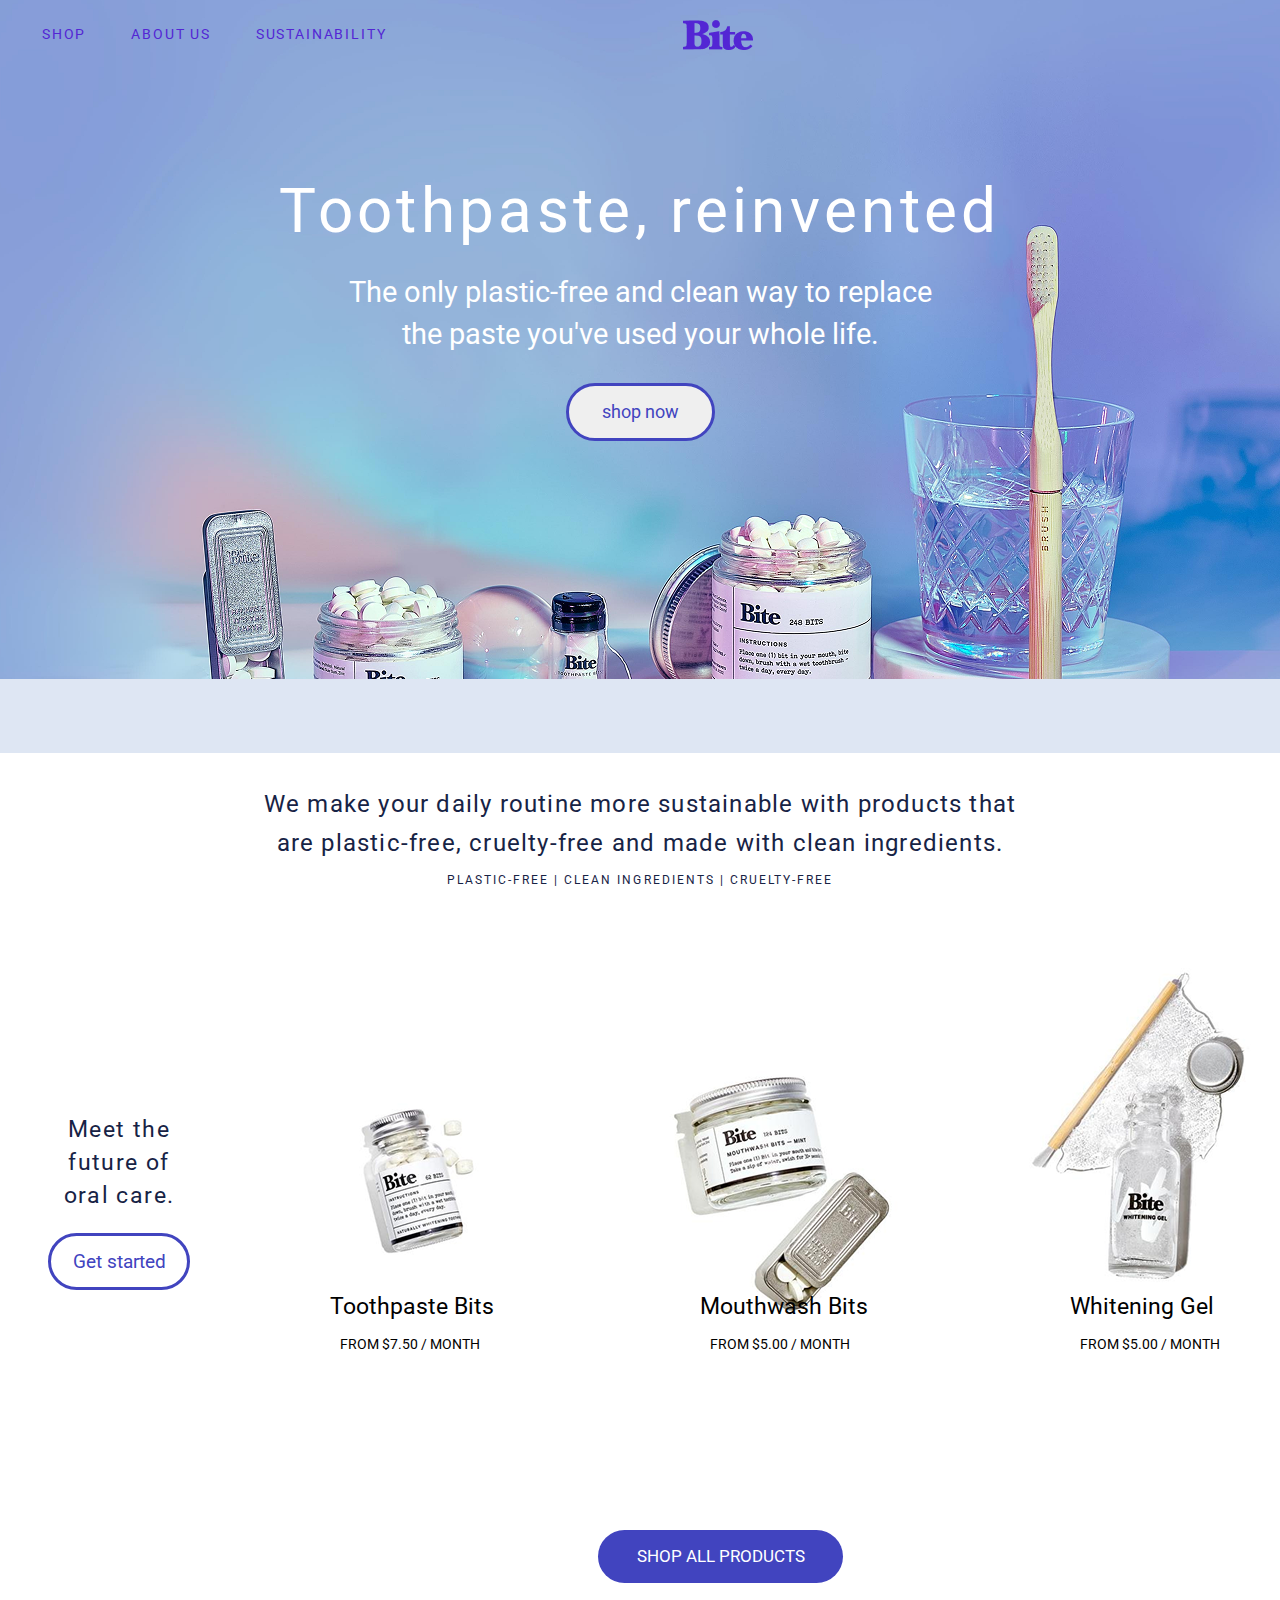
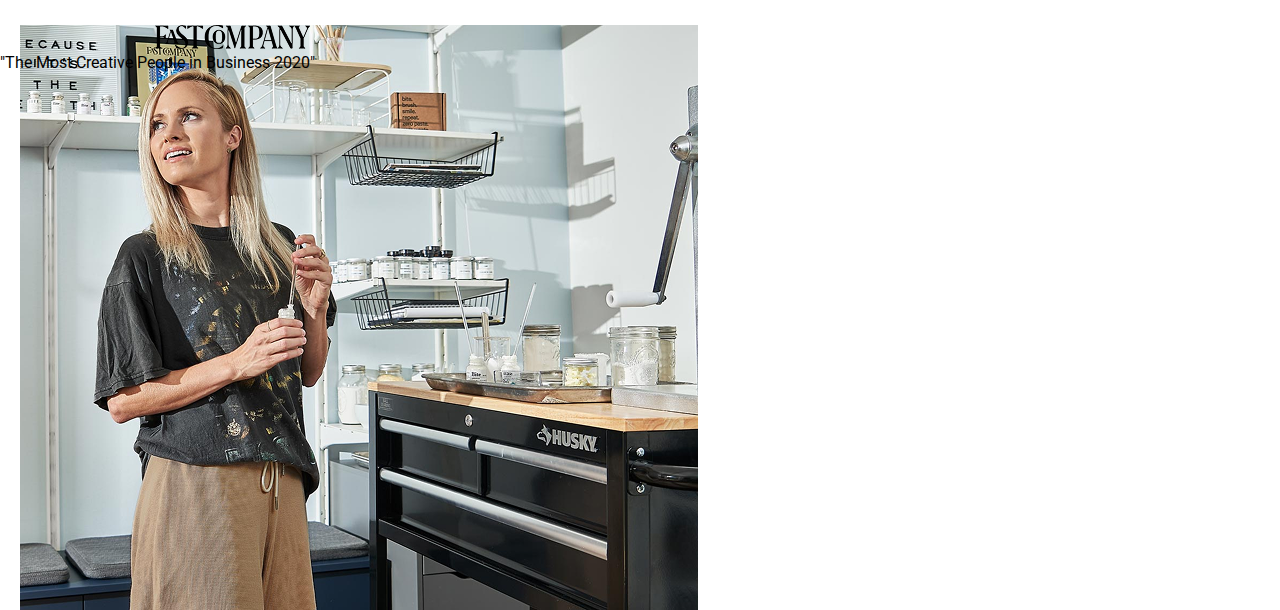
<file: index.html>
<!DOCTYPE html>
<html lang="en">

<head>
  <meta charset="UTF-8">
  <meta name="viewport" content="width=device-width, initial-scale=1.0">
  <link rel="stylesheet" href="./css/main.css">
  <link rel="preconnect" href="https://fonts.googleapis.com">
  <link rel="preconnect" href="https://fonts.gstatic.com" crossorigin>
  <link
    href="https://fonts.googleapis.com/css2?family=Poppins:ital,wght@0,100;0,200;0,300;0,400;0,500;0,600;0,700;0,800;0,900;1,100;1,200;1,300;1,400;1,500;1,600;1,700;1,800;1,900&family=Prompt:ital,wght@0,100;0,200;0,300;0,400;0,500;0,600;0,700;0,800;0,900;1,100;1,200;1,300;1,400;1,500;1,600;1,700;1,800;1,900&family=Roboto:ital,wght@0,100..900;1,100..900&display=swap"
    rel="stylesheet">
  <title>KURSACH</title>
</head>

<body>
  <header class="header">
    <div class="header-nav-container">
      <ul class="header-nav-list">
        <li class="header-nav-list-item">
          <a class="header-nav-list-link" href="#">SHOP</a>
        </li>
        <li class="header-nav-list-item">
          <a class="header-nav-list-link" href="#">ABOUT US</a>
        </li>
        <li class="header-nav-list-item">
          <a class="header-nav-list-link" href="#">SUSTAINABILITY</a>
        </li>
      </ul>
    </div>

    <div class="header-main-logo">
      <img src="./img/header-logo.png" alt="image-bite">
    </div>

    <div class="header-image">
      <img class="header-image-basket" src="./img/header-basket.png" alt="image-basket">
      <img class="header-image-account" src="./img/header-account.png" alt="image-account">
    </div>
  </header>

  <main class="main">
    <section class="main-section">
      <div class="main-sec-main-container">
        <p class="main-sec-main-title">Toothpaste, reinvented</p>
        <p class="main-sec-main-text">The only plastic-free and clean way to replace the paste you've used your whole
          life.</p>
        <button class="main-sec-button">shop now</button>
      </div>
    </section>

    <section class="advertisement-section">

    </section>

    <section class="offer-section">
      <div class="offer-sec-title-container">
        <p class="offer-sec-title">We make your daily routine more sustainable with products that are plastic-free, cruelty-free and made with clean ingredients.</p>
        <p class="offer-sec-text">PLASTIC-FREE | CLEAN INGREDIENTS | CRUELTY-FREE</p>
      </div>

      <div class="offer-sec-description-container">
        <div class="offer-sec-description-text-container">
          <p class="offer-sec-description-text">Meet the future of oral care.</p>
          <button class="offer-sec-description-button">Get started</button>
        </div>
        <div class="offer-sec-description-cards-container">
          <div class="offer-sec-descirption-card-container">
            <img src="./img/offer-image1.png" alt="image">
            <p class="offer-sec-descirption-cards-text1">Toothpaste Bits</p>
            <p class="offer-sec-descirption-cards-text2">FROM $7.50 / MONTH</p>
          </div>
          <div class="offer-sec-descirption-card-container">
            <img src="./img/offer-image2.png" alt="image">
            <p class="offer-sec-descirption-cards-text1">Mouthwash Bits</p>
            <p class="offer-sec-descirption-cards-text2">FROM $5.00 / MONTH</p>
          </div>
          <div class="offer-sec-descirption-card-container">
            <img src="./img/offer-image3.png" alt="image">
            <p class="offer-sec-descirption-cards-text1">Whitening Gel</p>
            <p class="offer-sec-descirption-cards-text2">FROM $5.00 / MONTH</p>
          </div>
        </div>
      </div>
    </section>

    <section class="shop-section">
      <button class="shop-sec-button">SHOP ALL PRODUCTS</button>
    </section>

    <section class="intro-section">
      <div class="intro-sec-main-container">
        <div class="intro-sec-video-container">
          <img class="intro-sec-video-image" src="./img/intro-img.png" alt="video-img">
        </div>
        <div class="intro-sec-description-container">
          <img class="intro-sec-description-image" src="./img/intro-fastcompany-text.png" alt="fastcompany-text">
          <p class="intro-sec-description-text">"The Most Creative People in Business 2020"</p>

        </div>
      </div>
    </section>


  </main>

</body>

</html>
</file>
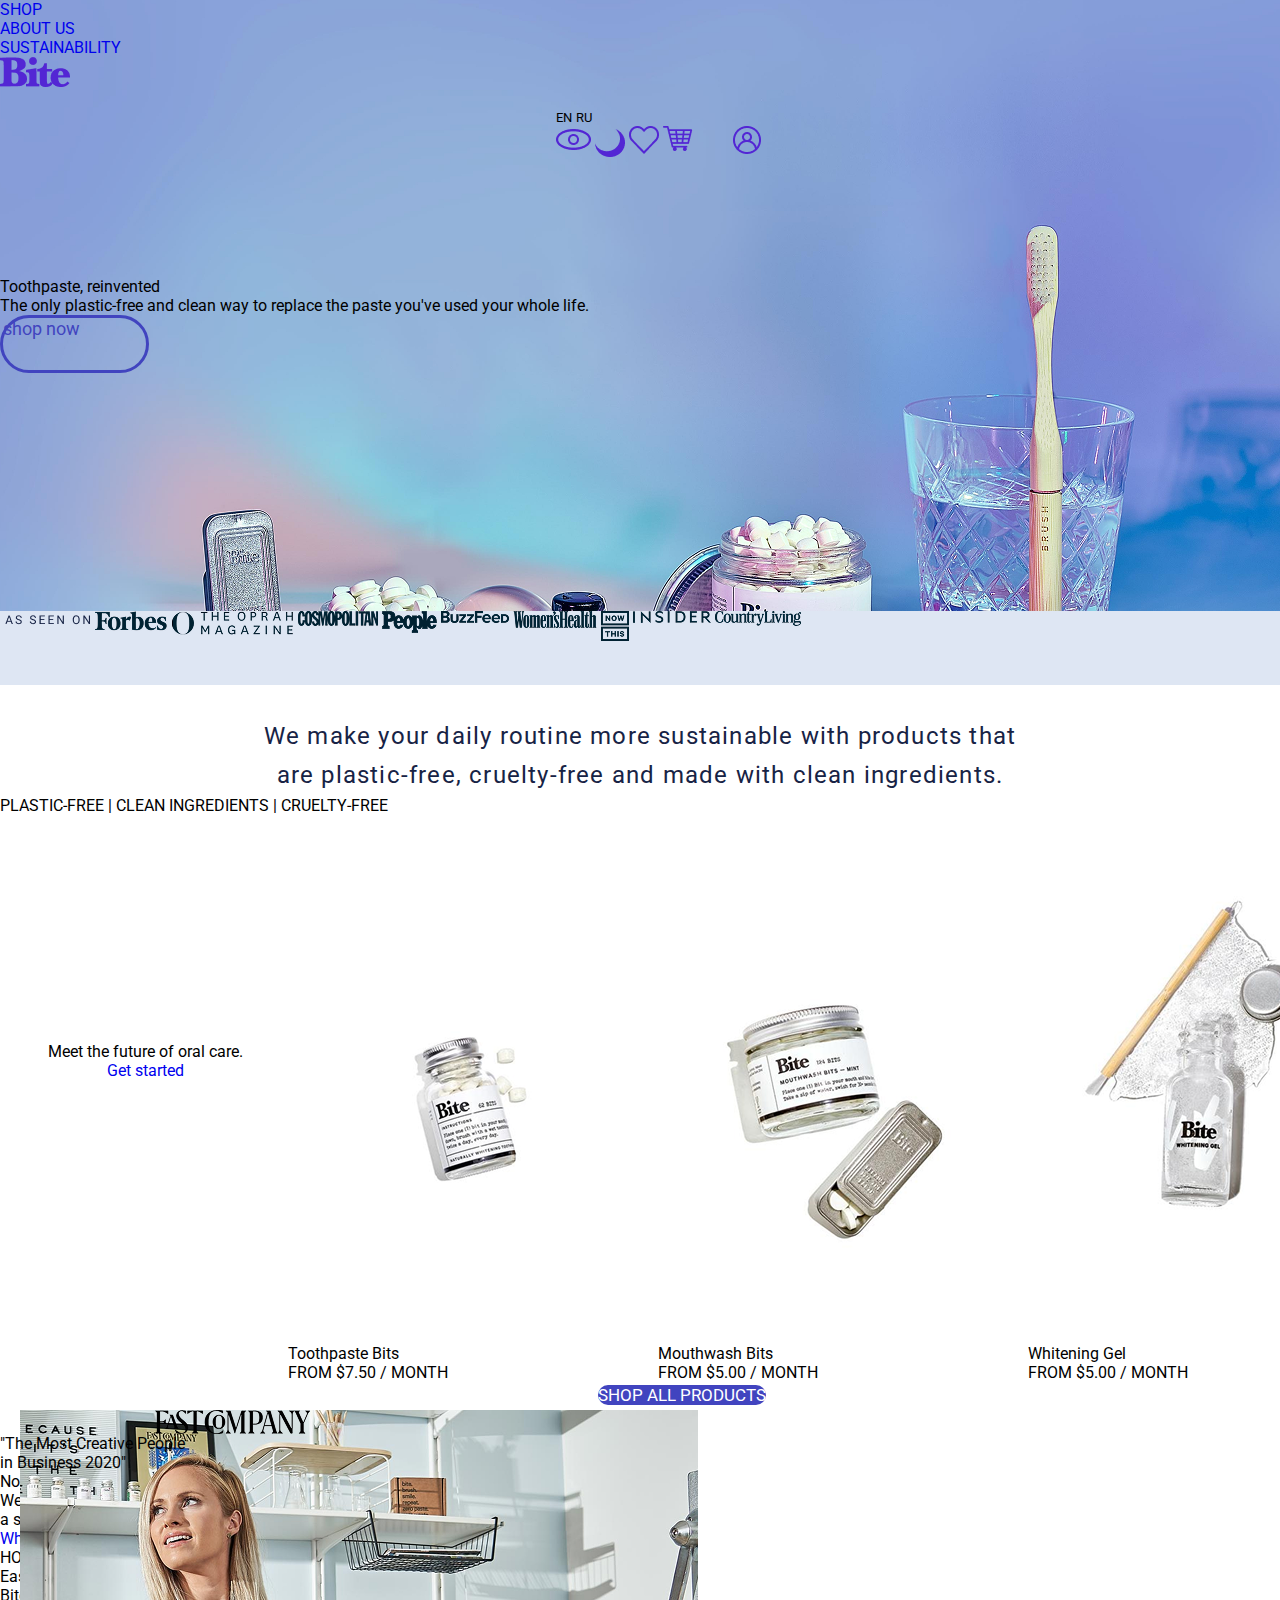
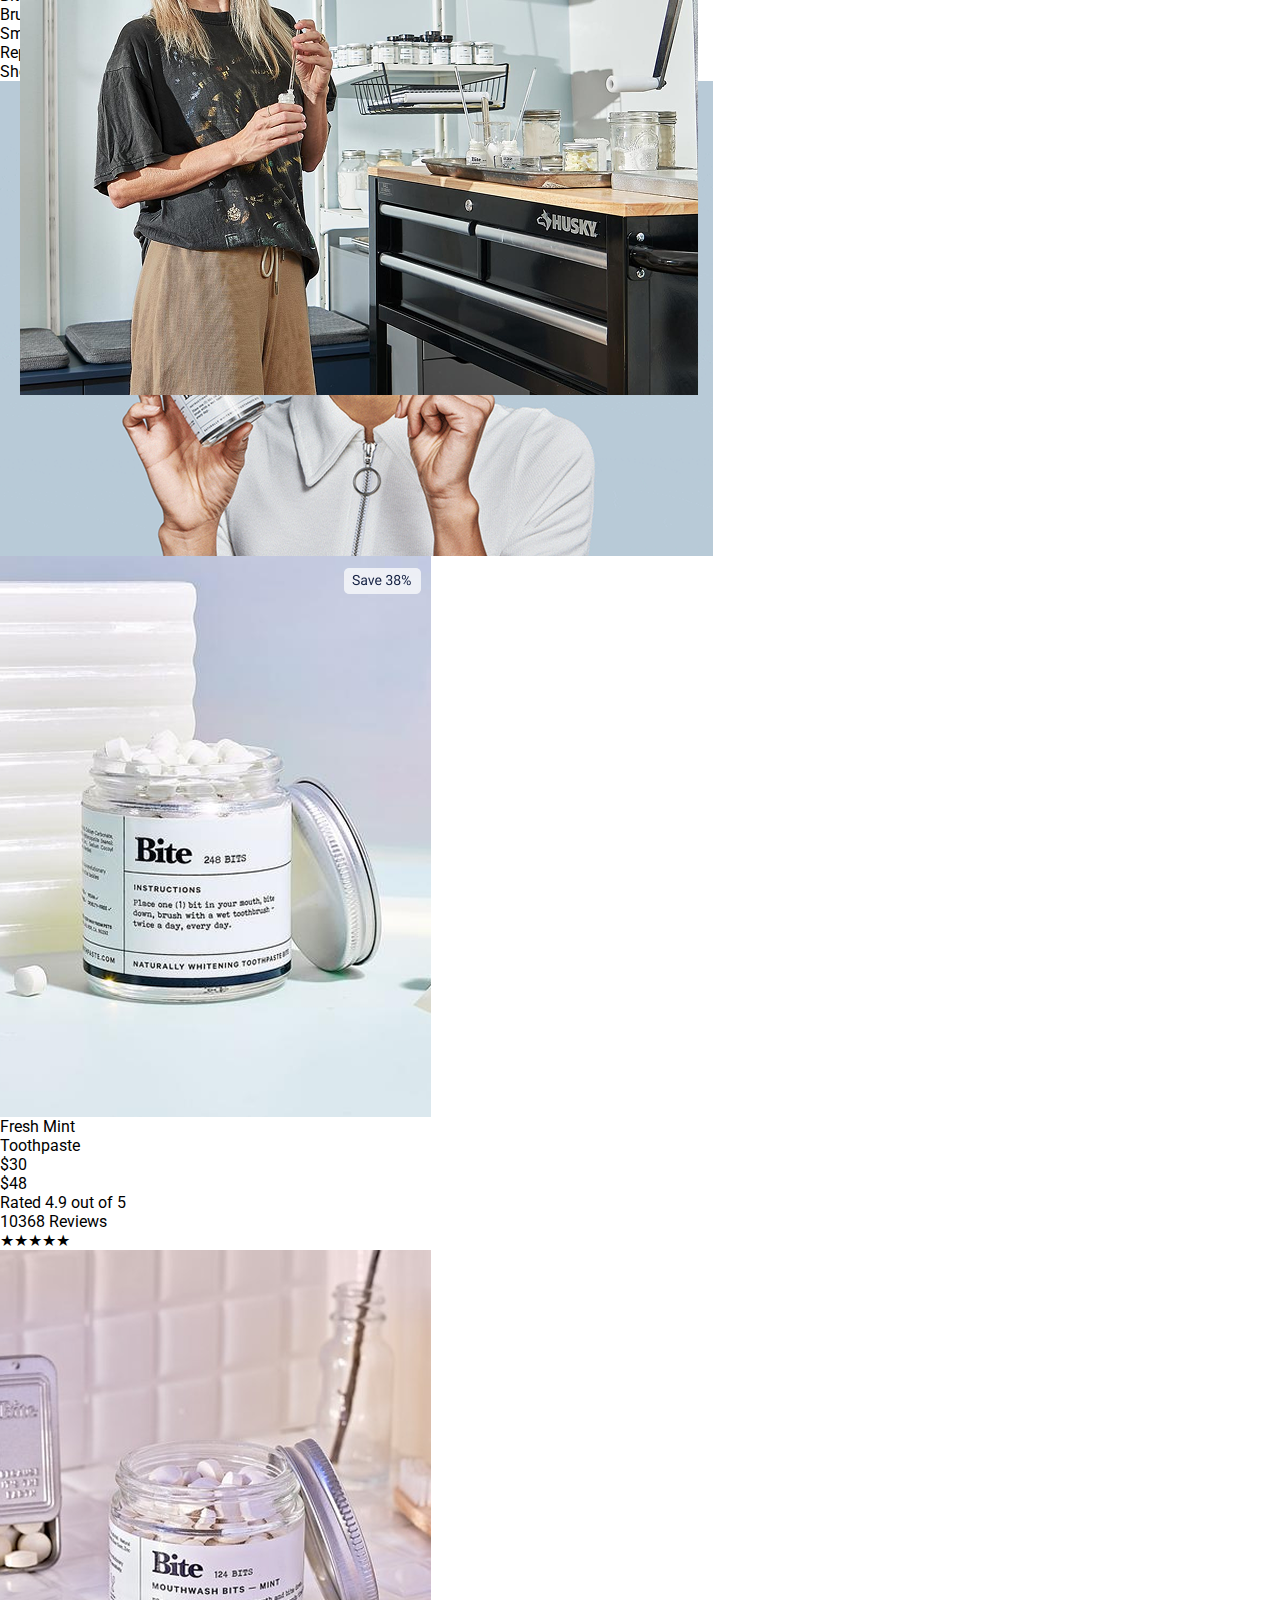
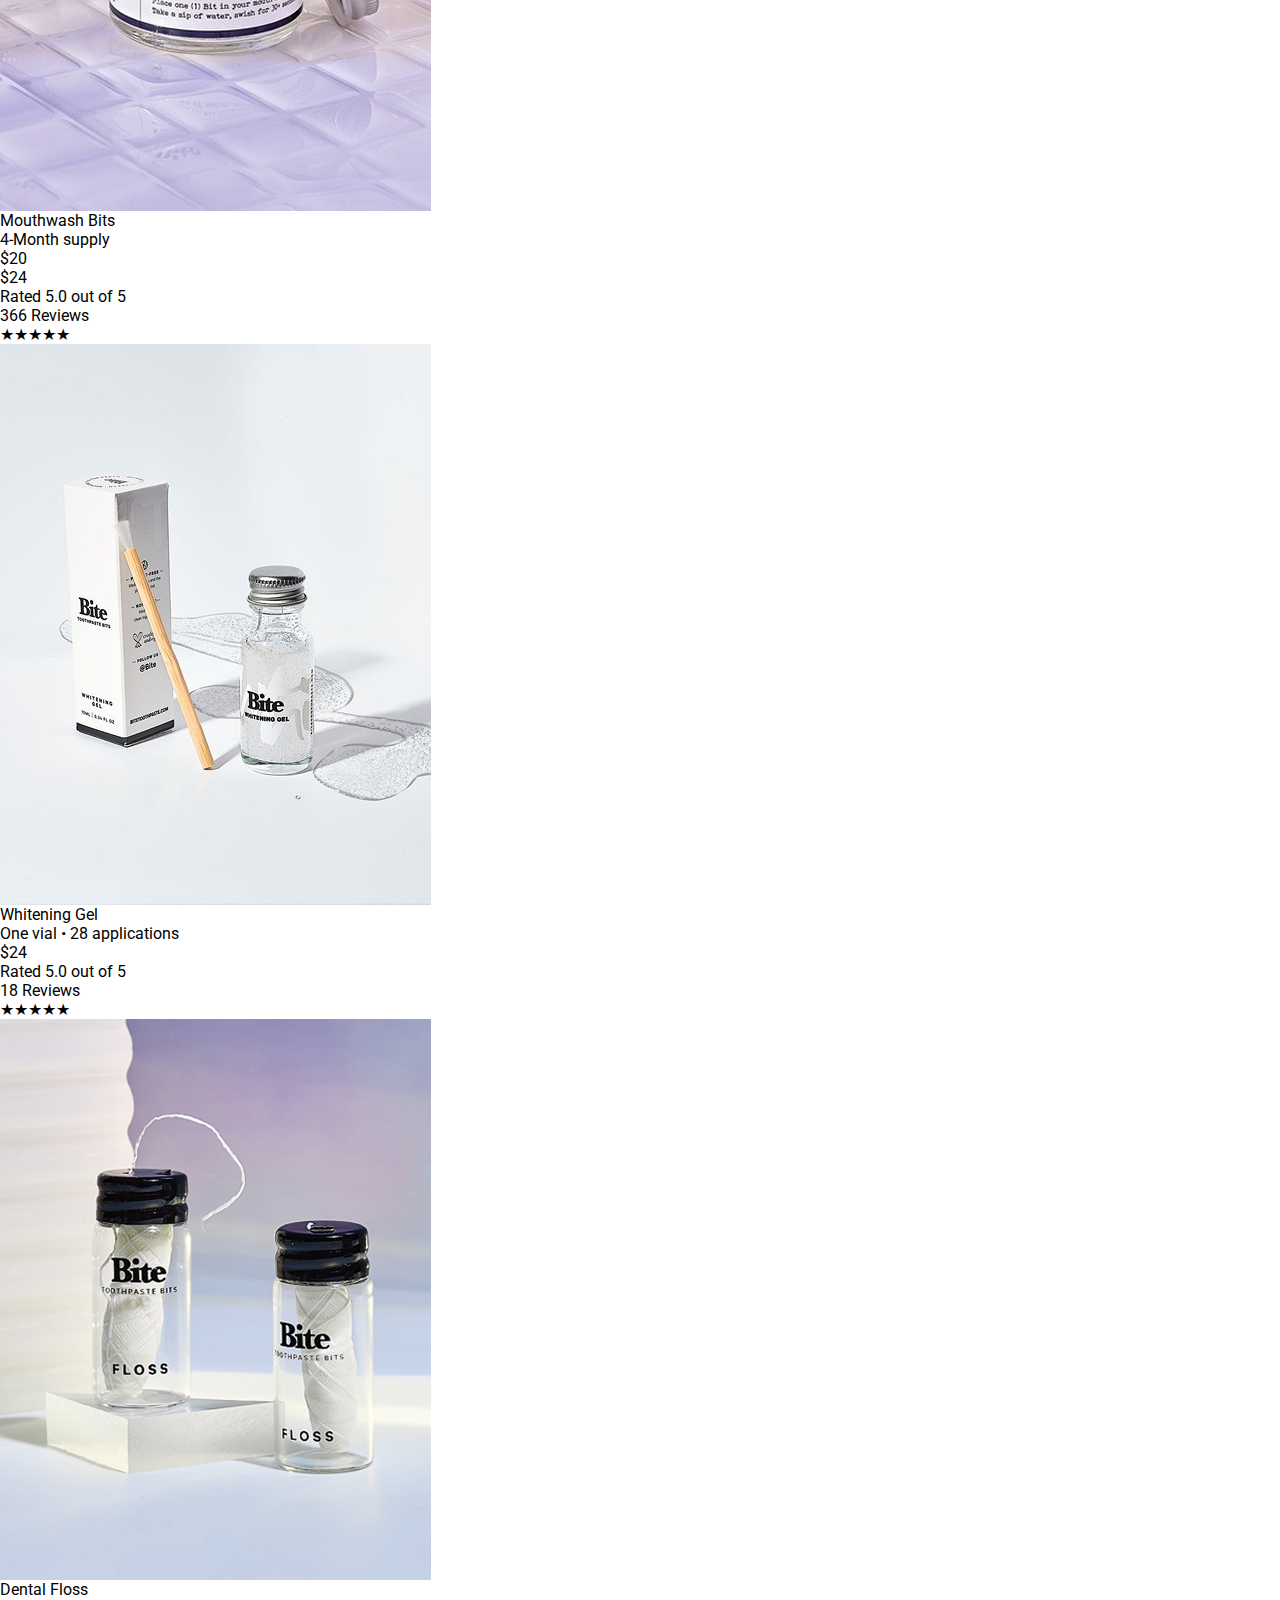
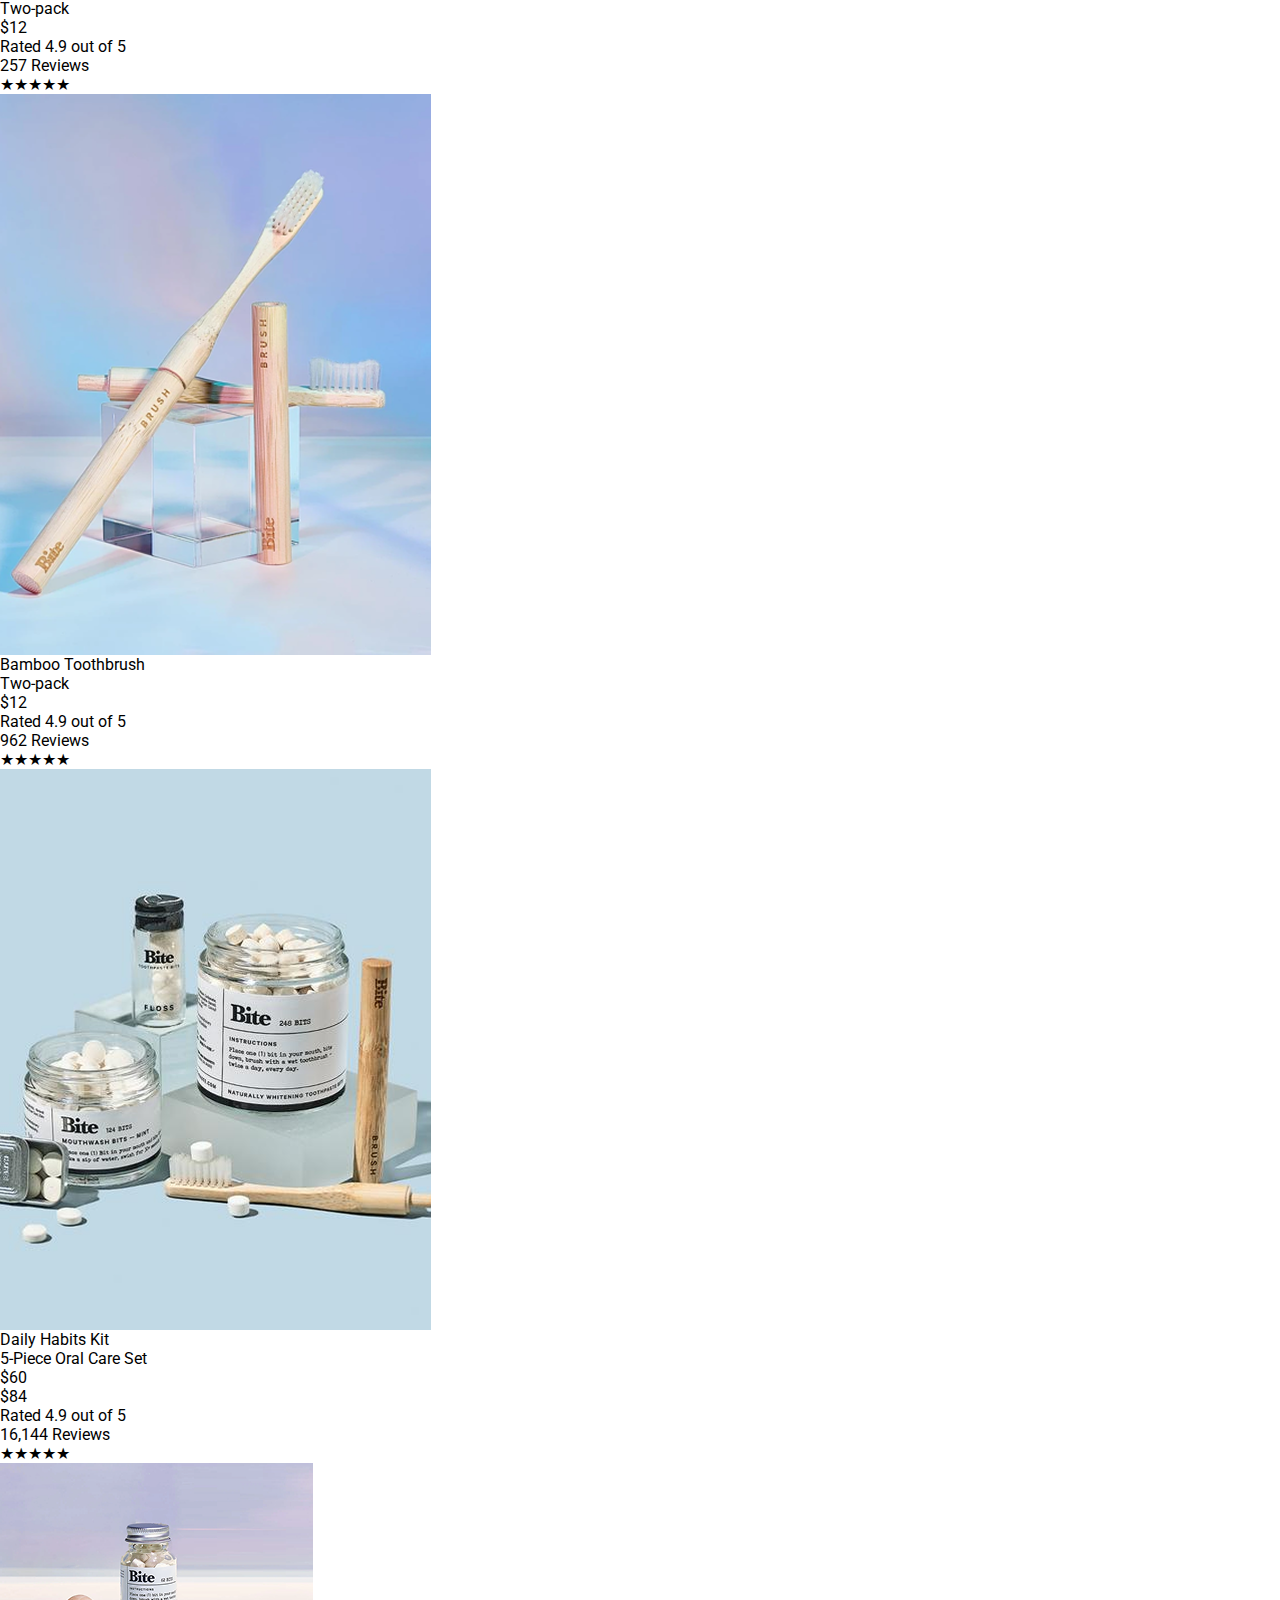
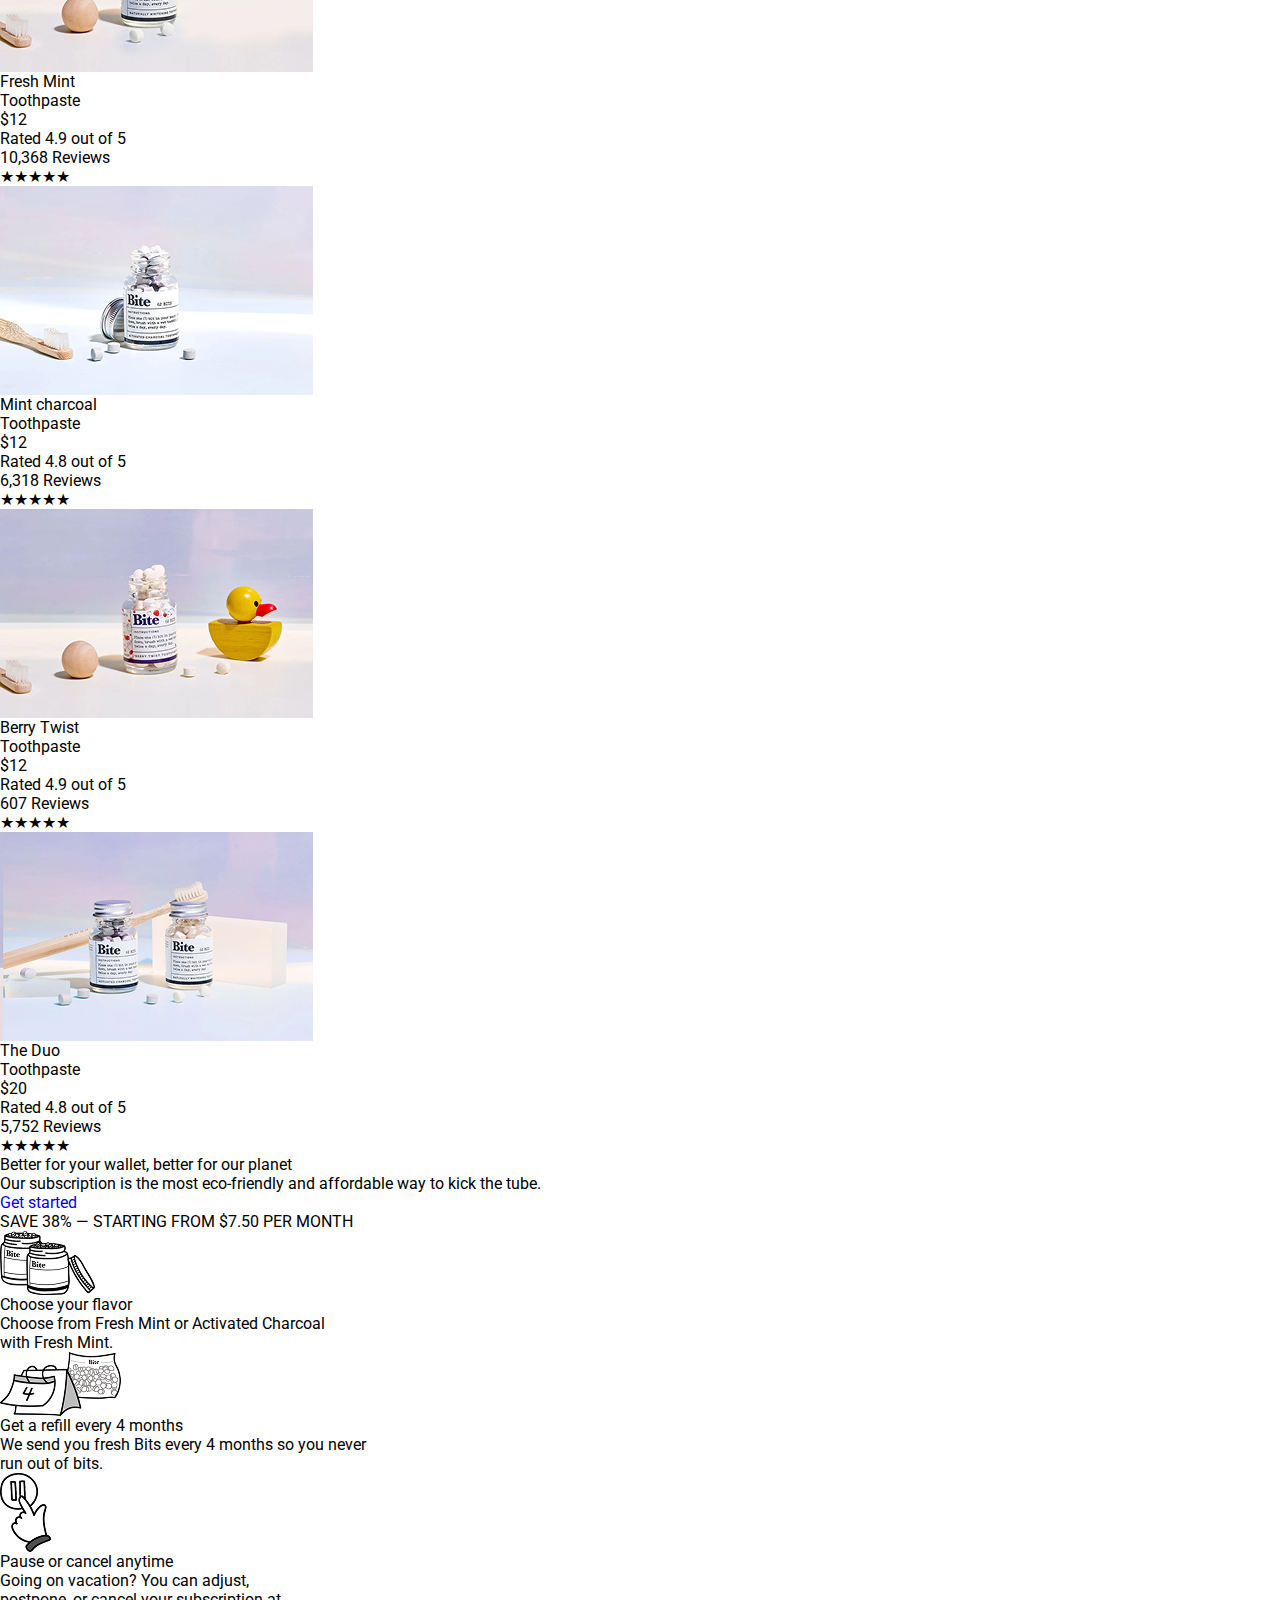
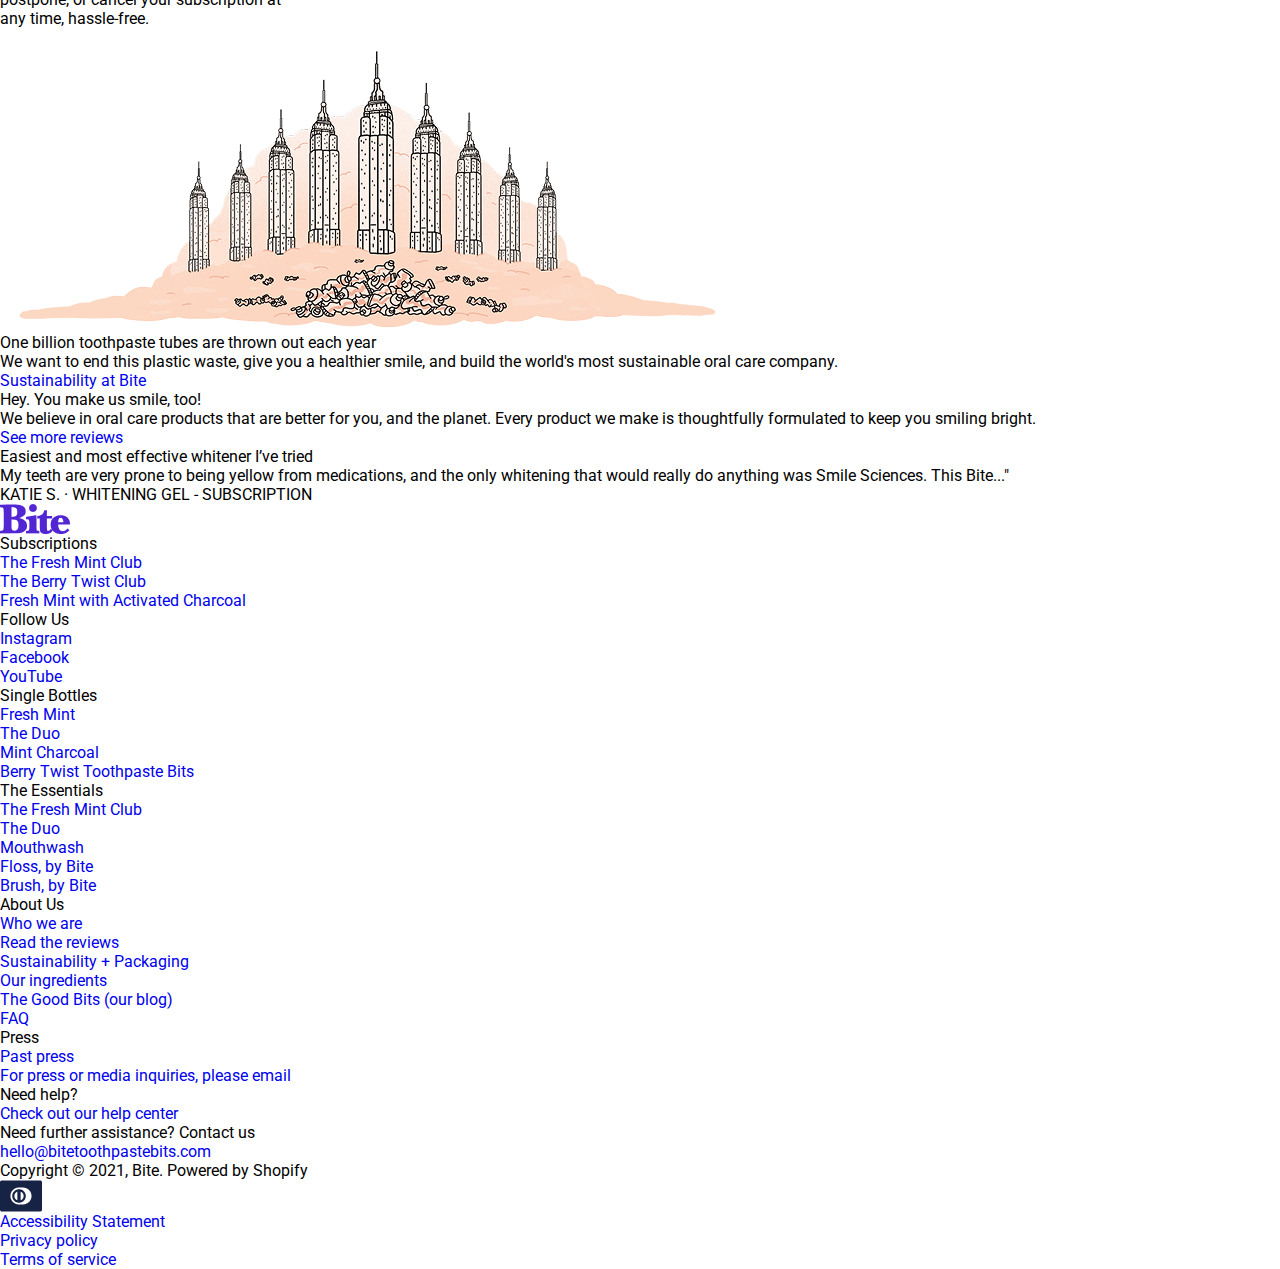
<file: pages/index.html>
<!DOCTYPE html>
<html lang="en">

<head>
  <meta charset="UTF-8">
  <meta name="viewport" content="width=device-width, initial-scale=1.0">
  <link rel="stylesheet" href="../css/reset.css">
  <link rel="stylesheet" href="../css/main.css">
  <link rel="stylesheet" href="../css/mediaMain.css">
  <title>KURSACH</title>
</head>

<body>
  <header class="header">
    <div class="container">
      <div class="header-menu-hamb">
        <div class="header-menu-hamb-field" id="header-menu-hamb">
          <span class="bar"></span>
          <span class="bar"></span>
          <span class="bar"></span>
        </div>
      </div>

      <div class="popup" id="popup"></div>

      <nav class="header-nav">
        <ul class="header-list" id="menu">
          <li class="header-item">
            <a class="header-link" href="catalog.html">SHOP</a>
          </li>
          <li class="header-item">
            <a class="header-link" href="about.html">ABOUT US</a>
          </li>
          <li class="header-item">
            <a class="header-link" href="#!">SUSTAINABILITY</a>
          </li>
          <li class="header-item">
            <a class="header-link" id="adminPanelLink" href="admin.html" style="display: none;">ADMIN PANEL</a>
          </li>
        </ul>
      </nav>
    
      <img class="header-logo" src="../img/header-logo.png" alt="logo-Bite">

      <div class="header-image">
        <div class="language-switcher">
          <button class="lang-btn active" data-lang="en">EN</button>
          <button class="lang-btn" data-lang="ru">RU</button>
        </div>
        <button class="eye" id="eye">
          <img class="header-image-eye" src="../img/header-eye.png" alt="image-eye">
        </button>
        <button class="theme-toggle" id="themeToggle">
          <img class="header-image-theme-toggle" src="../img/header-theme-toggle.png" alt="image-theme-toggle">
        </button>
        <a href="favorites.html">
          <img class="header-image-favorites" src="../img/header-favorites.png" alt="image-favorites">
        </a>
        <a href="cart.html">
          <img class="header-image-basket" src="../img/header-cart.png" alt="image-cart">
        </a>
        <a href="signin.html">
          <img class="header-image-account" src="../img/header-account.png" alt="image-account">
        </a>
      </div>
    </div>
  </header>

  <main class="main">
    <section class="main-section">
      <div class="container">
        <p class="main-sec-title" data-i18n="main-title">Toothpaste, reinvented</p>
        <p class="main-sec-description" data-i18n="main-description">The only plastic-free and clean way to replace the paste you've used your whole life.</p>
        <a class="main-sec-button" href="catalog.html" data-i18n="shop-now">shop now</a>
      </div>
    </section>

    <section class="advertisement-section">
      <div class="container">
        <img src="../img/panel-img1.png" alt="image-panel-brand">
        <img src="../img/panel-img2.png" alt="image-panel-brand">
        <img src="../img/panel-img3.png" alt="image-panel-brand">
        <img src="../img/panel-img4.png" alt="image-panel-brand">
        <img src="../img/panel-img5.png" alt="image-panel-brand">
        <img src="../img/panel-img6.png" alt="image-panel-brand">
        <img src="../img/panel-img7.png" alt="image-panel-brand">
        <img src="../img/panel-img8.png" alt="image-panel-brand">
        <img src="../img/panel-img9.png" alt="image-panel-brand">
        <img src="../img/panel-img10.png" alt="image-panel-brand">
      </div>
    </section>

    <section class="offer-section">
      <div class="container">
        <p class="offer-sec-title">We make your daily routine more sustainable with products that <br> are plastic-free,
          cruelty-free and made with clean ingredients.</p>
        <p class="offer-sec-subtitle">PLASTIC-FREE | CLEAN INGREDIENTS | CRUELTY-FREE</p>

        <div class="offer-sec-description-container">
          <div class="offer-sec-description-text-container">
            <p class="offer-sec-description-text-title">Meet the future of oral care.</p>
            <a class="offer-sec-description-text-button" href="signin.html">Get started</a>
          </div>
          <div class="offer-sec-description-cards-container">
            <div class="offer-sec-descirption-card-container">
              <img class="offer-sec-descirption-card-image1" src="../img/offer-image1.png" alt="image">
              <div class="offer-sec-description-card-text-container">
                <p class="offer-sec-descirption-card-title">Toothpaste Bits</p>
                <p class="offer-sec-descirption-card-price">FROM $7.50 / MONTH</p>
              </div>
            </div>
            <div class="offer-sec-descirption-card-container">
              <img class="offer-sec-descirption-card-image2" src="../img/offer-image2.png" alt="image">
              <div class="offer-sec-description-card-text-container">
                <p class="offer-sec-descirption-card-title">Mouthwash Bits</p>
                <p class="offer-sec-descirption-card-price">FROM $5.00 / MONTH</p>
              </div>
            </div>
            <div class="offer-sec-descirption-card-container">
              <img class="offer-sec-descirption-card-image3" src="../img/offer-image3.png" alt="image">
              <div class="offer-sec-description-card-text-container">
                <p class="offer-sec-descirption-card-title">Whitening Gel</p>
                <p class="offer-sec-descirption-card-price">FROM $5.00 / MONTH</p>
              </div>
            </div>
          </div>
        </div>
      </div>
    </section>

    <section class="shop-section">
      <div class="container">
        <div class="shop-sec-hr-container">
          <hr class="shop-sec-hr">
          <hr class="shop-sec-hr">
        </div>
        <a class="shop-sec-button" href="catalog.html">SHOP ALL PRODUCTS</a>
      </div>
    </section>

    <section class="intro-section">
      <div class="container">
        <div class="intro-sec-video-container">
          <img class="intro-sec-video-image" src="../img/intro-img.png" alt="video-img">


        </div>
        <div class="intro-sec-description-container">
          <img class="intro-sec-description-image" src="../img/intro-fastcompany-text.png" alt="fastcompany-text">
          <p class="intro-sec-description-text">"The Most Creative People <br> in Business 2020"</p>

        </div>
      </div>
    </section>

    <section class="plastic-free-section">
      <div class="container">
        <p class="plastic-free-sec-title">No plastic ever</p>
        <p class="plastic-free-sec-description">We’ve delivered millions of smiles without <br> a single plastic tube
          entering a landfill.</p>
        <a class="plastic-free-sec-button" href="catalog.html">Why this matters</a>
      </div>
    </section>

    <section class="process-section">
      <div class="container">
        <div class="process-sec-description-container">
          <p class="process-sec-link">HOW TO</p>
          <p class="process-sec-title">Easy asbite, brush, smile repeat</p>
          <p class="process-sec-description">Bite down on your Bit <br> Brush with a wet toothbrush <br> Smile and watch
            it foam up like magic <br> Repeat twice a day, every day <br> Shop now</p>
        </div>
        <div class="process-sec-image-container">
          <img src="../img/process-sec-img.png" alt="image">
        </div>
      </div>
    </section>

    <section class="products-section">
      <div class="container">
        <div class="products-sec-grid1">
          <div class="products-sec-card1">
            <a href="#!"><img src="../img/product1-img.png" alt="image"></a>
            <div class="products-sec-description-container">
              <div class="products-sec-description-text">
                <p class="products-sec-description-text1">Fresh Mint</p>
                <p class="products-sec-description-text2">Toothpaste</p>
              </div>
              <div class="products-sec-description-price">
                <p class="products-sec-description-price1">$30</p>
                <p class="products-sec-description-price2">$48</p>
              </div>
            </div>
            <p class="products-sec-estimation">Rated 4.9 out of 5</p>
            <p class="products-sec-estimation">10368 Reviews</p>
            <div class="products-sec-circles-container">
              <div class="products-sec-circle1"></div>
              <div class="products-sec-circle2"></div>
              <div class="products-sec-circle3"></div>
            </div>
            <p class="products-sec-estimation-stars">★★★★★</p>
          </div>

          <div class="products-sec-card2">
            <a href="#!"><img src="../img/product2-img.png" alt="image"></a>
            <div class="products-sec-description-container">
              <div class="products-sec-description-text">
                <p class="products-sec-description-text1">Mouthwash Bits</p>
                <p class="products-sec-description-text2">4-Month supply</p>
              </div>
              <div class="products-sec-description-price">
                <p class="products-sec-description-price1">$20</p>
                <p class="products-sec-description-price2">$24</p>
              </div>
            </div>
            <p class="products-sec-estimation">Rated 5.0 out of 5</p>
            <p class="products-sec-estimation">366 Reviews</p>
            <p class="products-sec-estimation-stars">★★★★★</p>
          </div>

          <div class="products-sec-card3">
            <a href="#!"><img src="../img/product3-img.png" alt="image"></a>
            <div class="products-sec-description-container">
              <div class="products-sec-description-text">
                <p class="products-sec-description-text1">Whitening Gel</p>
                <p class="products-sec-description-text2">One vial • 28 applications</p>
              </div>
              <div class="products-sec-description-price">
                <p class="products-sec-description-price2">$24</p>
              </div>
            </div>
            <p class="products-sec-estimation">Rated 5.0 out of 5</p>
            <p class="products-sec-estimation">18 Reviews</p>
            <p class="products-sec-estimation-stars">★★★★★</p>
          </div>

          <div class="products-sec-card4">
            <a href="#!"><img src="../img/product4-img.png" alt="image"></a>
            <div class="products-sec-description-container">
              <div class="products-sec-description-text">
                <p class="products-sec-description-text1">Dental Floss</p>
                <p class="products-sec-description-text2">Two-pack</p>
              </div>
              <div class="products-sec-description-price">
                <p class="products-sec-description-price2">$12</p>
              </div>
            </div>
            <p class="products-sec-estimation">Rated 4.9 out of 5</p>
            <p class="products-sec-estimation">257 Reviews</p>
            <p class="products-sec-estimation-stars">★★★★★</p>
          </div>

          <div class="products-sec-card5">
            <a href="#!"><img src="../img/product5-img.png" alt="image"></a>
            <div class="products-sec-description-container">
              <div class="products-sec-description-text">
                <p class="products-sec-description-text1">Bamboo Toothbrush</p>
                <p class="products-sec-description-text2">Two-pack</p>
              </div>
              <div class="products-sec-description-price">
                <p class="products-sec-description-price2">$12</p>
              </div>
            </div>
            <p class="products-sec-estimation">Rated 4.9 out of 5</p>
            <p class="products-sec-estimation">962 Reviews</p>
            <p class="products-sec-estimation-stars">★★★★★</p>
          </div>

          <div class="products-sec-card6">
            <a href="#!"><img src="../img/product6-img.png" alt="image"></a>
            <div class="products-sec-description-container">
              <div class="products-sec-description-text">
                <p class="products-sec-description-text1">Daily Habits Kit</p>
                <p class="products-sec-description-text2">5-Piece Oral Care Set</p>
              </div>
              <div class="products-sec-description-price">
                <p class="products-sec-description-price1">$60</p>
                <p class="products-sec-description-price2">$84</p>
              </div>
            </div>
            <p class="products-sec-estimation">Rated 4.9 out of 5</p>
            <p class="products-sec-estimation">16,144 Reviews</p>
            <p class="products-sec-estimation-stars">★★★★★</p>
          </div>
        </div>

        <div class="products-sec-grid2">
          <div class="products-sec-card1-1">
            <a href="#!"><img src="../img/product7-img.png" alt="image"></a>
            <div class="products-sec-description-container">
              <div class="products-sec-description-text">
                <p class="products-sec-description-text1">Fresh Mint</p>
                <p class="products-sec-description-text2">Toothpaste</p>
              </div>
              <div class="products-sec-description-price">
                <p class="products-sec-description-price2">$12</p>
              </div>
            </div>
            <p class="products-sec-estimation">Rated 4.9 out of 5</p>
            <p class="products-sec-estimation">10,368 Reviews</p>
            <p class="products-sec-estimation-stars">★★★★★</p>
          </div>

          <div class="products-sec-card1-2">
            <a href="#!"><img src="../img/product8-img.png" alt="image"></a>
            <div class="products-sec-description-container">
              <div class="products-sec-description-text">
                <p class="products-sec-description-text1">Mint charcoal</p>
                <p class="products-sec-description-text2">Toothpaste</p>
              </div>
              <div class="products-sec-description-price">
                <p class="products-sec-description-price2">$12</p>
              </div>
            </div>
            <p class="products-sec-estimation">Rated 4.8 out of 5</p>
            <p class="products-sec-estimation">6,318 Reviews</p>
            <p class="products-sec-estimation-stars">★★★★★</p>
          </div>

          <div class="products-sec-card1-3">
            <a href="#!"><img src="../img/product9-img.png" alt="image"></a>
            <div class="products-sec-description-container">
              <div class="products-sec-description-text">
                <p class="products-sec-description-text1">Berry Twist</p>
                <p class="products-sec-description-text2">Toothpaste</p>
              </div>
              <div class="products-sec-description-price">
                <p class="products-sec-description-price2">$12</p>
              </div>
            </div>
            <p class="products-sec-estimation">Rated 4.9 out of 5</p>
            <p class="products-sec-estimation">607 Reviews</p>
            <p class="products-sec-estimation-stars">★★★★★</p>
          </div>

          <div class="products-sec-card1-4">
            <a href="#!"><img src="../img/product10-img.png" alt="image"></a>
            <div class="products-sec-description-container">
              <div class="products-sec-description-text">
                <p class="products-sec-description-text1">The Duo</p>
                <p class="products-sec-description-text2">Toothpaste</p>
              </div>
              <div class="products-sec-description-price">
                <p class="products-sec-description-price2">$20</p>
              </div>
            </div>
            <p class="products-sec-estimation">Rated 4.8 out of 5</p>
            <p class="products-sec-estimation">5,752 Reviews</p>
            <p class="products-sec-estimation-stars">★★★★★</p>
          </div>
        </div>
      </div>
    </section>

    <section class="subscription-section">
      <div class="container">
        <p class="subscription-sec-title">Better for your wallet, better for our planet</p>
        <p class="subscription-sec-subtitle">Our subscription is the most eco-friendly and affordable way to kick the
          tube.</p>
        <a class="subscription-sec-button" href="signin.html">Get started</a>
        <p class="subscription-sec-price">SAVE 38% — STARTING FROM $7.50 PER MONTH</p>
        <div class="subscription-sec-options-container">
          <div>
            <img src="../img/sub-sec-options-img1.png" alt="image">
            <p class="subscription-sec-options-title">Choose your flavor</p>
            <p class="subscription-sec-options-description">Choose from Fresh Mint or Activated Charcoal <br> with Fresh
              Mint.</p>
          </div>

          <div>
            <img src="../img/sub-sec-options-img2.png" alt="image">
            <p class="subscription-sec-options-title">Get a refill every 4 months</p>
            <p class="subscription-sec-options-description">We send you fresh Bits every 4 months so you never <br> run
              out of bits.</p>
          </div>

          <div>
            <img src="../img/sub-sec-options-img3.png" alt="image">
            <p class="subscription-sec-options-title1">Pause or cancel anytime</p>
            <p class="subscription-sec-options-description">Going on vacation? You can adjust, <br> postpone, or cancel
              your subscription at <br> any time, hassle-free.</p>
          </div>
        </div>
      </div>
    </section>

    <section class="sustainability-section">
      <div class="container">
        <img src="../img/sustainability-sec-img.png" alt="image">
        <p class="sustainability-sec-title">One billion toothpaste tubes are thrown out each year</p>
        <p class="sustainability-sec-description">We want to end this plastic waste, give you a healthier smile, and
          build the world's most sustainable oral care company.</p>
        <a class="sustainability-sec-link" href="#!">Sustainability at Bite</a>
      </div>
    </section>

    <section class="reviews-section">
      <div class="container">
        <div class="reviews-sec-title-container">
          <p class="reviews-sec-title">Hey. You make us smile, too!</p>
          <p class="reviews-sec-description">We believe in oral care products that are better for you, and the planet. Every product we make is thoughtfully formulated to keep you smiling bright.</p>
          <a class="reviews-sec-text" href="#!">See more reviews</a>
        </div>
        <div class="reviews-sec-feedback-container">
          <div>
            <div class="reviews-sec-circle"></div>
          </div>
          <div>
            <p class="reviews-sec-feedback-title">Easiest and most effective whitener I’ve tried</p>
            <p class="reviews-sec-feedback-description">My teeth are very prone to being yellow from medications, and the only whitening that would really do anything was Smile Sciences. This Bite..."</p>
            <p class="reviews-sec-feedback-text">KATIE S. · WHITENING GEL - SUBSCRIPTION</p>
          </div>
          <div>
            <div class="reviews-sec-circle"></div>
          </div>
        </div>
      </div>
    </section>
  </main>

  <footer class="footer">
    <div class="container">
      <a href="#!"><img class="footer-logo" src="../img/footer-logo.png" alt="logo-Bite"></a>
      <div class="footer-grid">
        <div class="footer-grid-card1">
          <p class="footer-grid-card-title">Subscriptions</p>
          <ul class="footer-grid-card-list">
            <li class="footer-grid-card-item">
              <a class="footer-grid-card-link" href="#!">The Fresh Mint Club</a>
            </li>
            <li class="footer-grid-card-item">
              <a class="footer-grid-card-link" href="#!">The Berry Twist Club</a>
            </li>
            <li class="footer-grid-card-item">
              <a class="footer-grid-card-link" href="#!">Fresh Mint with Activated Charcoal</a>
            </li>
          </ul>
        </div>

        <div class="footer-grid-card2">
          <p class="footer-grid-card-title">Follow Us</p>
          <ul class="footer-grid-card-list">
            <li class="footer-grid-card-item">
              <a class="footer-grid-card-link" href="#!">Instagram</a>
            </li>
            <li class="footer-grid-card-item">
              <a class="footer-grid-card-link" href="#!">Facebook</a>
            </li>
            <li class="footer-grid-card-item">
              <a class="footer-grid-card-link" href="#!">YouTube</a>
            </li>
          </ul>
        </div>

        <div class="footer-grid-card3">
          <p class="footer-grid-card-title">Single Bottles</p>
          <ul class="footer-grid-card-list">
            <li class="footer-grid-card-item">
              <a class="footer-grid-card-link" href="#!">Fresh Mint</a>
            </li>
            <li class="footer-grid-card-item">
              <a class="footer-grid-card-link" href="#!">The Duo</a>
            </li>
            <li class="footer-grid-card-item">
              <a class="footer-grid-card-link" href="#!">Mint Charcoal</a>
            </li>
            <li class="footer-grid-card-item">
              <a class="footer-grid-card-link" href="#!">Berry Twist Toothpaste Bits</a>
            </li>
          </ul>
        </div>

        <div class="footer-grid-card4">
          <p class="footer-grid-card-title">The Essentials</p>
          <ul class="footer-grid-card-list">
            <li class="footer-grid-card-item">
              <a class="footer-grid-card-link" href="#!">The Fresh Mint Club</a>
            </li>
            <li class="footer-grid-card-item">
              <a class="footer-grid-card-link" href="#!">The Duo</a>
            </li>
            <li class="footer-grid-card-item">
              <a class="footer-grid-card-link" href="#!">Mouthwash</a>
            </li>
            <li class="footer-grid-card-item">
              <a class="footer-grid-card-link" href="#!">Floss, by Bite</a>
            </li>
            <li class="footer-grid-card-item">
              <a class="footer-grid-card-link" href="#!">Brush, by Bite</a>
            </li>
          </ul>
        </div>

        <div class="footer-grid-card5">
          <p class="footer-grid-card-title">About Us</p>
          <ul class="footer-grid-card-list">
            <li class="footer-grid-card-item">
              <a class="footer-grid-card-link" href="#!">Who we are</a>
            </li>
            <li class="footer-grid-card-item">
              <a class="footer-grid-card-link" href="#!">Read the reviews</a>
            </li>
            <li class="footer-grid-card-item">
              <a class="footer-grid-card-link" href="#!">Sustainability + Packaging</a>
            </li>
            <li class="footer-grid-card-item">
              <a class="footer-grid-card-link" href="#!">Our ingredients</a>
            </li>
            <li class="footer-grid-card-item">
              <a class="footer-grid-card-link" href="#!">The Good Bits (our blog)</a>
            </li>
            <li class="footer-grid-card-item">
              <a class="footer-grid-card-link" href="#!">FAQ</a>
            </li>
          </ul>
        </div>

        <div class="footer-grid-card6">
          <p class="footer-grid-card-title">Press</p>
          <ul class="footer-grid-card-list">
            <li class="footer-grid-card-item">
              <a class="footer-grid-card-link" href="#!">Past press</a>
            </li>
            <li class="footer-grid-card-item">
              <a class="footer-grid-card-link" href="#!">For press or media inquiries, please email</a>
            </li>
          </ul>
        </div>

        <div class="footer-grid-card7">
          <p class="footer-grid-card-title">Need help?</p>
          <ul class="footer-grid-card-list">
            <li class="footer-grid-card-item">
              <a class="footer-grid-card-link" href="#!">Check out our help center</a>
            </li>
            <li class="footer-grid-card-item">
              <a class="footer-grid-card-link">Need further assistance? Contact us</a>
            </li>
            <li class="footer-grid-card-item">
              <a class="footer-grid-card-link" href="#!">hello@bitetoothpastebits.com</a>
            </li>
          </ul>
        </div>
      </div>

      <p class="footer-copyright-text">Copyright © 2021, Bite. Powered by Shopify</p>
      <img class="footer-copyright-image" src="../img/footer-image.png" alt="image">
      <nav class="footer-legal-nav">
        <ul class="footer-legal-list">
          <li class="footer-legal-item">
            <a class="footer-legal-link" href="#!">Accessibility Statement</a>
          </li>
          <li class="footer-legal-item">
            <a class="footer-legal-link" href="#!">Privacy policy</a>
          </li>
          <li class="footer-legal-item">
            <a class="footer-legal-link" href="#!">Terms of service</a>
          </li>
        </ul>
      </nav>
    </div>
  </footer>

  <script>
    document.addEventListener('DOMContentLoaded', () => {
      const user = JSON.parse(localStorage.getItem('currentUser'));
      const adminLink = document.getElementById('adminPanelLink');
      if (user && user.role === 'admin' && adminLink) {
        adminLink.style.display = 'block';
      } else if (adminLink) {
        adminLink.style.display = 'none';
      }
    });
  </script>
  
  <script src="../js/burgerMenu.js"></script>
  <script src="../js/translate.js"></script>
</body>

</html>
</file>
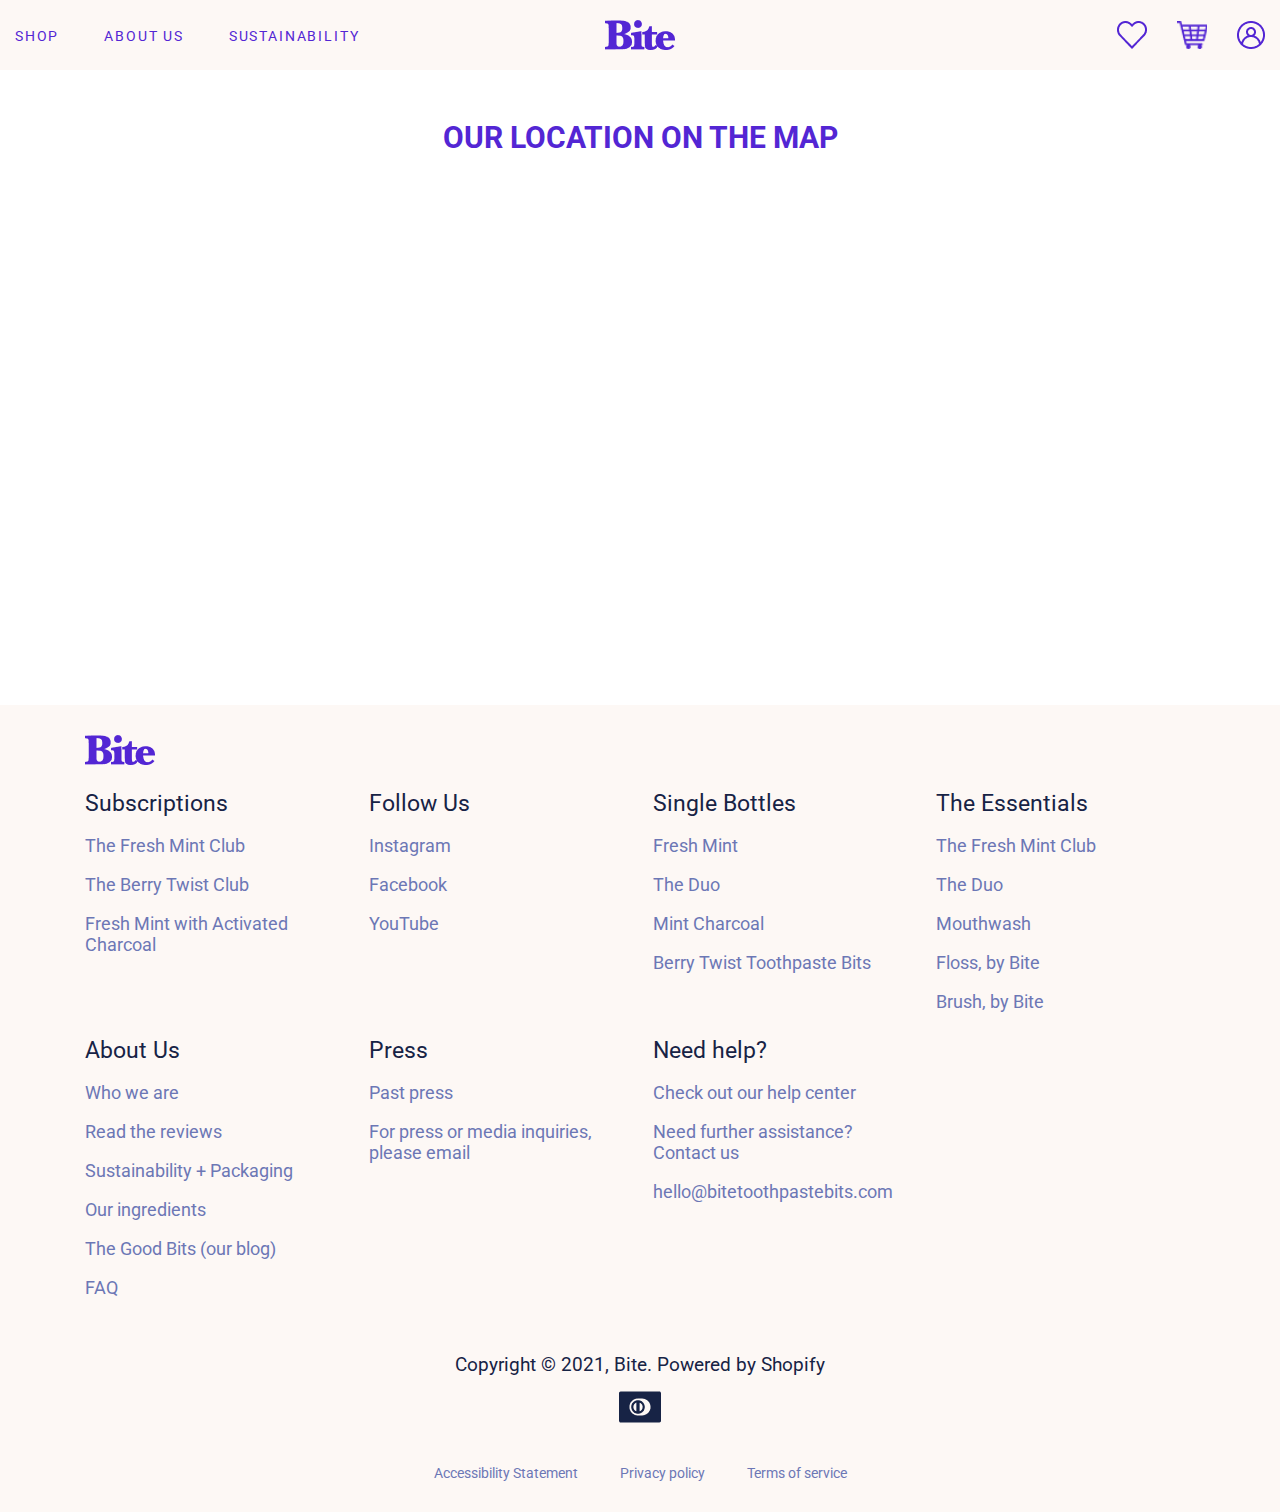
<file: pages/about.html>
<!DOCTYPE html>
<html lang="en">

<head>
  <meta charset="UTF-8">
  <meta name="viewport" content="width=device-width, initial-scale=1.0">
  <link rel="stylesheet" href="../css/reset.css">
  <link rel="stylesheet" href="../css/about.css">
  <title>ABOUT</title>
</head>

<body>
  <header class="header">
    <div class="container">
      <div class="header-menu-hamb">
        <div class="header-menu-hamb-field" id="header-menu-hamb">
          <span class="bar"></span>
          <span class="bar"></span>
          <span class="bar"></span>
        </div>
      </div>

      <div class="popup" id="popup"></div>

      <nav class="header-nav">
        <ul class="header-list" id="menu">
          <li class="header-item">
            <a class="header-link" href="catalog.html">SHOP</a>
          </li>
          <li class="header-item">
            <a class="header-link" href="#!">ABOUT US</a>
          </li>
          <li class="header-item">
            <a class="header-link" href="#!">SUSTAINABILITY</a>
          </li>
        </ul>
      </nav>

      <a href="index.html">
        <img class="header-logo" src="../img/header-logo.png" alt="logo-Bite">
      </a>

      <div class="header-image">
        <a href="favorites.html">
          <img class="header-image-favorites" src="../img/header-favorites.png" alt="image-favorites">
        </a>
        <a href="cart.html">
          <img class="header-image-basket" src="../img/header-cart.png" alt="image-cart">
        </a>
        <a href="signin.html">
          <img class="header-image-account" src="../img/header-account.png" alt="image-account">
        </a>
      </div>
    </div>
  </header>

  <main class="main">
    <div class="container">
      <p class="main-title">OUR LOCATION ON THE MAP</p>
      <iframe
        src="https://www.google.com/maps/embed?pb=!1m18!1m12!1m3!1d2231.2738575128765!2d30.34165159398444!3d53.90798426401934!2m3!1f0!2f0!3f0!3m2!1i1024!2i768!4f13.1!3m3!1m2!1s0x46d051e21c08086b%3A0x342bdbdd2dc821f8!2z0JHQtdC70L7RgNGD0YHRgdC60L4t0KDQvtGB0YHQuNC50YHQutC40Lkg0YPQvdC40LLQtdGA0YHQuNGC0LXRgg!5e0!3m2!1sru!2sby!4v1756356183003!5m2!1sru!2sby"
        width="800" height="450" style="border:0;" allowfullscreen="" loading="lazy"
        referrerpolicy="no-referrer-when-downgrade">
      </iframe>
    </div>
  </main>

  <footer class="footer">
    <div class="container">
      <a href="index.html">
        <img class="footer-logo" src="../img/footer-logo.png" alt="logo-Bite">
      </a>
      <div class="footer-grid">
        <div class="footer-grid-card">
          <p class="footer-grid-card-title">Subscriptions</p>
          <ul class="footer-grid-card-list">
            <li class="footer-grid-card-item">
              <a class="footer-grid-card-link" href="#!">The Fresh Mint Club</a>
            </li>
            <li class="footer-grid-card-item">
              <a class="footer-grid-card-link" href="#!">The Berry Twist Club</a>
            </li>
            <li class="footer-grid-card-item">
              <a class="footer-grid-card-link" href="#!">Fresh Mint with Activated Charcoal</a>
            </li>
          </ul>
        </div>

        <div class="footer-grid-card">
          <p class="footer-grid-card-title">Follow Us</p>
          <ul class="footer-grid-card-list">
            <li class="footer-grid-card-item">
              <a class="footer-grid-card-link" href="#!">Instagram</a>
            </li>
            <li class="footer-grid-card-item">
              <a class="footer-grid-card-link" href="#!">Facebook</a>
            </li>
            <li class="footer-grid-card-item">
              <a class="footer-grid-card-link" href="#!">YouTube</a>
            </li>
          </ul>
        </div>

        <div class="footer-grid-card">
          <p class="footer-grid-card-title">Single Bottles</p>
          <ul class="footer-grid-card-list">
            <li class="footer-grid-card-item">
              <a class="footer-grid-card-link" href="#!">Fresh Mint</a>
            </li>
            <li class="footer-grid-card-item">
              <a class="footer-grid-card-link" href="#!">The Duo</a>
            </li>
            <li class="footer-grid-card-item">
              <a class="footer-grid-card-link" href="#!">Mint Charcoal</a>
            </li>
            <li class="footer-grid-card-item">
              <a class="footer-grid-card-link" href="#!">Berry Twist Toothpaste Bits</a>
            </li>
          </ul>
        </div>

        <div class="footer-grid-card">
          <p class="footer-grid-card-title">The Essentials</p>
          <ul class="footer-grid-card-list">
            <li class="footer-grid-card-item">
              <a class="footer-grid-card-link" href="#!">The Fresh Mint Club</a>
            </li>
            <li class="footer-grid-card-item">
              <a class="footer-grid-card-link" href="#!">The Duo</a>
            </li>
            <li class="footer-grid-card-item">
              <a class="footer-grid-card-link" href="#!">Mouthwash</a>
            </li>
            <li class="footer-grid-card-item">
              <a class="footer-grid-card-link" href="#!">Floss, by Bite</a>
            </li>
            <li class="footer-grid-card-item">
              <a class="footer-grid-card-link" href="#!">Brush, by Bite</a>
            </li>
          </ul>
        </div>

        <div class="footer-grid-card">
          <p class="footer-grid-card-title">About Us</p>
          <ul class="footer-grid-card-list">
            <li class="footer-grid-card-item">
              <a class="footer-grid-card-link" href="#!">Who we are</a>
            </li>
            <li class="footer-grid-card-item">
              <a class="footer-grid-card-link" href="#!">Read the reviews</a>
            </li>
            <li class="footer-grid-card-item">
              <a class="footer-grid-card-link" href="#!">Sustainability + Packaging</a>
            </li>
            <li class="footer-grid-card-item">
              <a class="footer-grid-card-link" href="#!">Our ingredients</a>
            </li>
            <li class="footer-grid-card-item">
              <a class="footer-grid-card-link" href="#!">The Good Bits (our blog)</a>
            </li>
            <li class="footer-grid-card-item">
              <a class="footer-grid-card-link" href="#!">FAQ</a>
            </li>
          </ul>
        </div>

        <div class="footer-grid-card">
          <p class="footer-grid-card-title">Press</p>
          <ul class="footer-grid-card-list">
            <li class="footer-grid-card-item">
              <a class="footer-grid-card-link" href="#!">Past press</a>
            </li>
            <li class="footer-grid-card-item">
              <a class="footer-grid-card-link" href="#!">For press or media inquiries, please email</a>
            </li>
          </ul>
        </div>

        <div class="footer-grid-card">
          <p class="footer-grid-card-title">Need help?</p>
          <ul class="footer-grid-card-list">
            <li class="footer-grid-card-item">
              <a class="footer-grid-card-link" href="#!">Check out our help center</a>
            </li>
            <li class="footer-grid-card-item">
              <a class="footer-grid-card-link">Need further assistance? Contact us</a>
            </li>
            <li class="footer-grid-card-item">
              <a class="footer-grid-card-link" href="#!">hello@bitetoothpastebits.com</a>
            </li>
          </ul>
        </div>
      </div>

      <p class="footer-copyright-text">Copyright © 2021, Bite. Powered by Shopify</p>
      <img class="footer-copyright-image" src="../img/footer-image.png" alt="image">
      <nav class="footer-legal-nav">
        <ul class="footer-legal-list">
          <li class="footer-legal-item">
            <a class="footer-legal-link" href="#!">Accessibility Statement</a>
          </li>
          <li class="footer-legal-item">
            <a class="footer-legal-link" href="#!">Privacy policy</a>
          </li>
          <li class="footer-legal-item">
            <a class="footer-legal-link" href="#!">Terms of service</a>
          </li>
        </ul>
      </nav>
    </div>
  </footer>

</body>

</html>
</file>
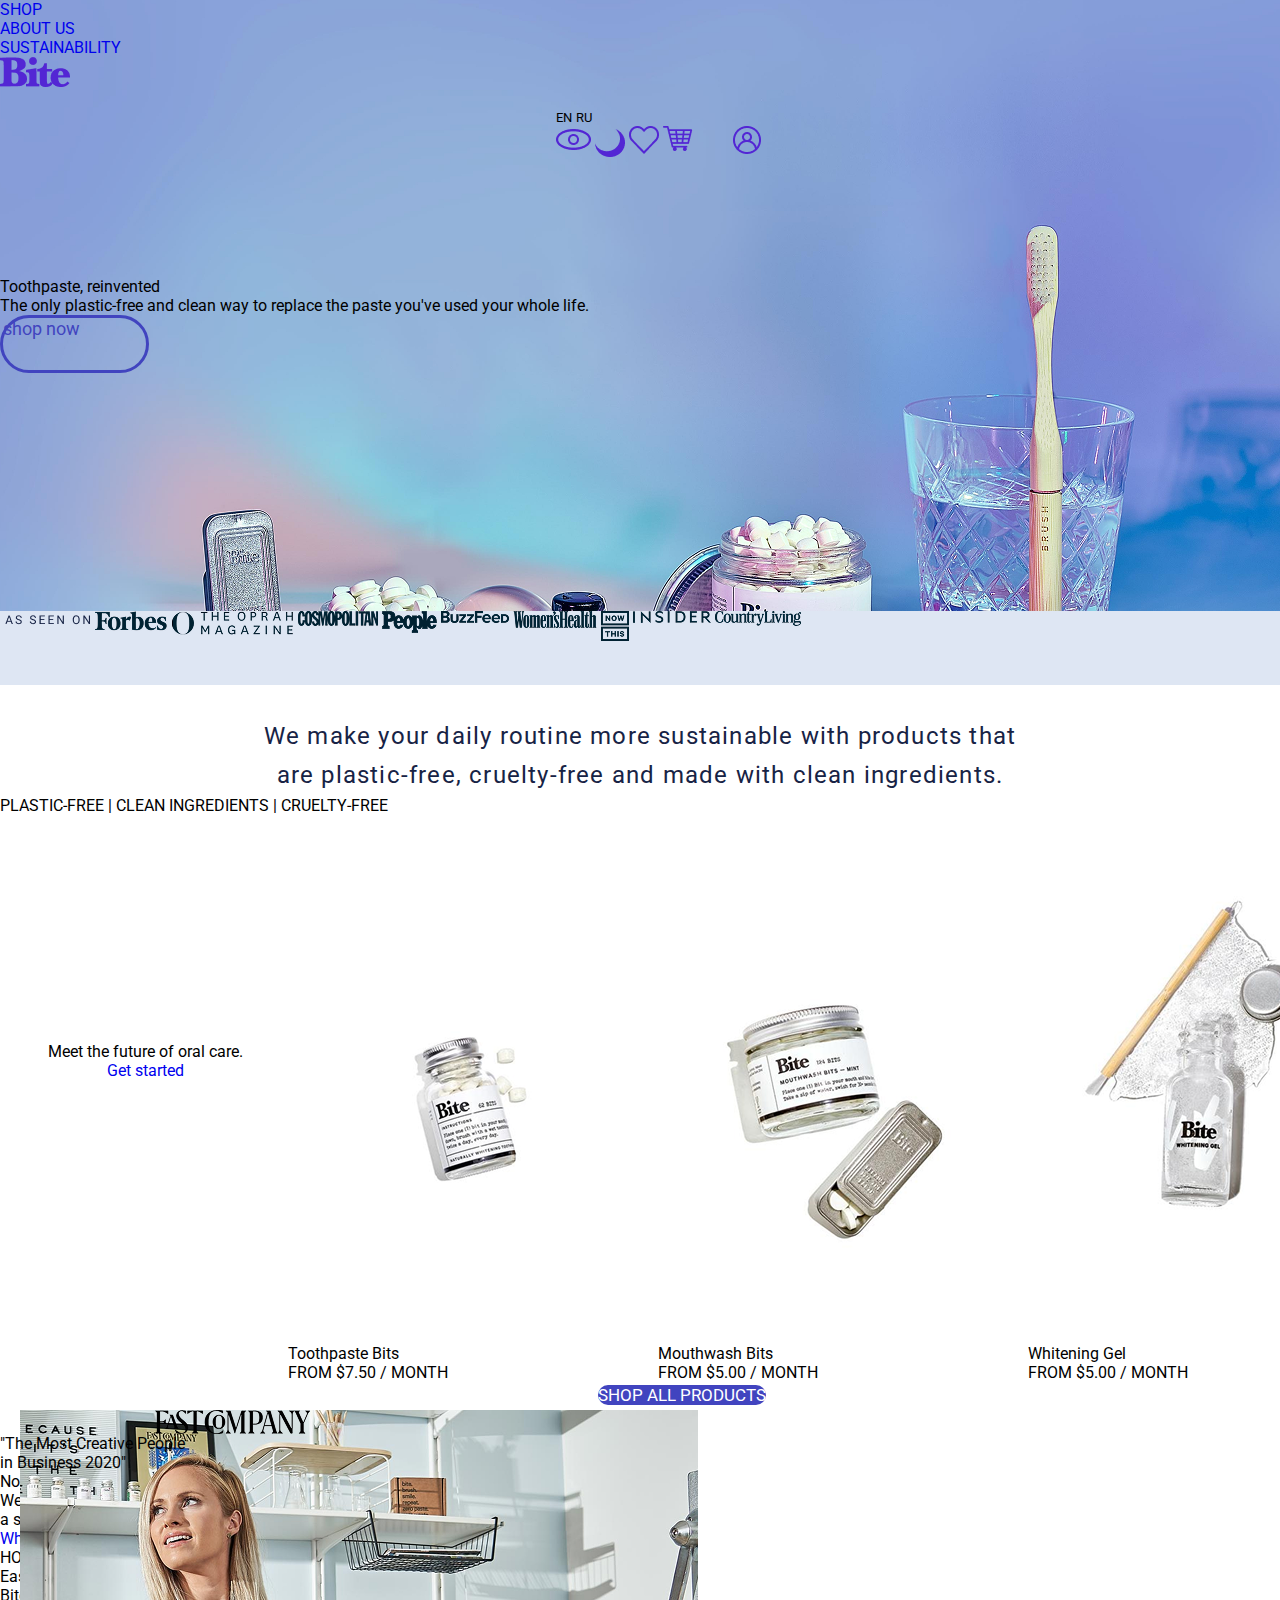
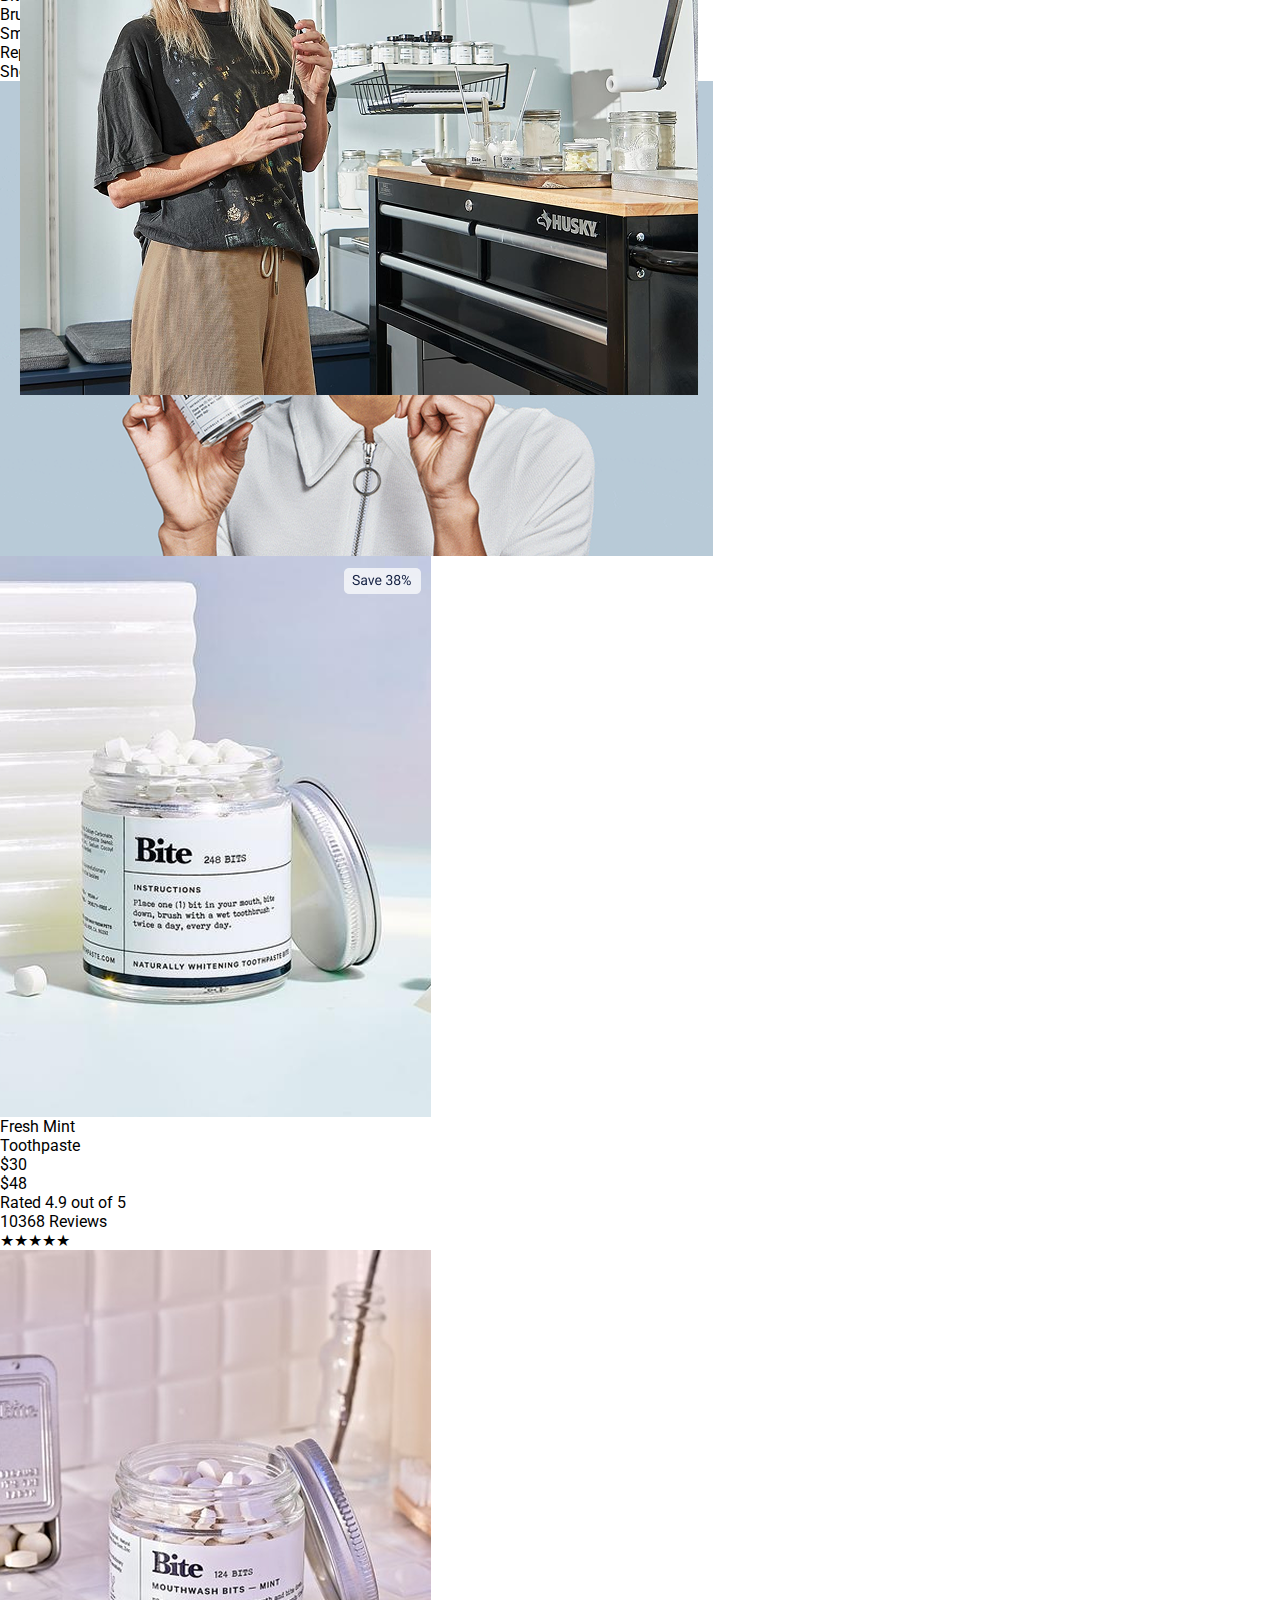
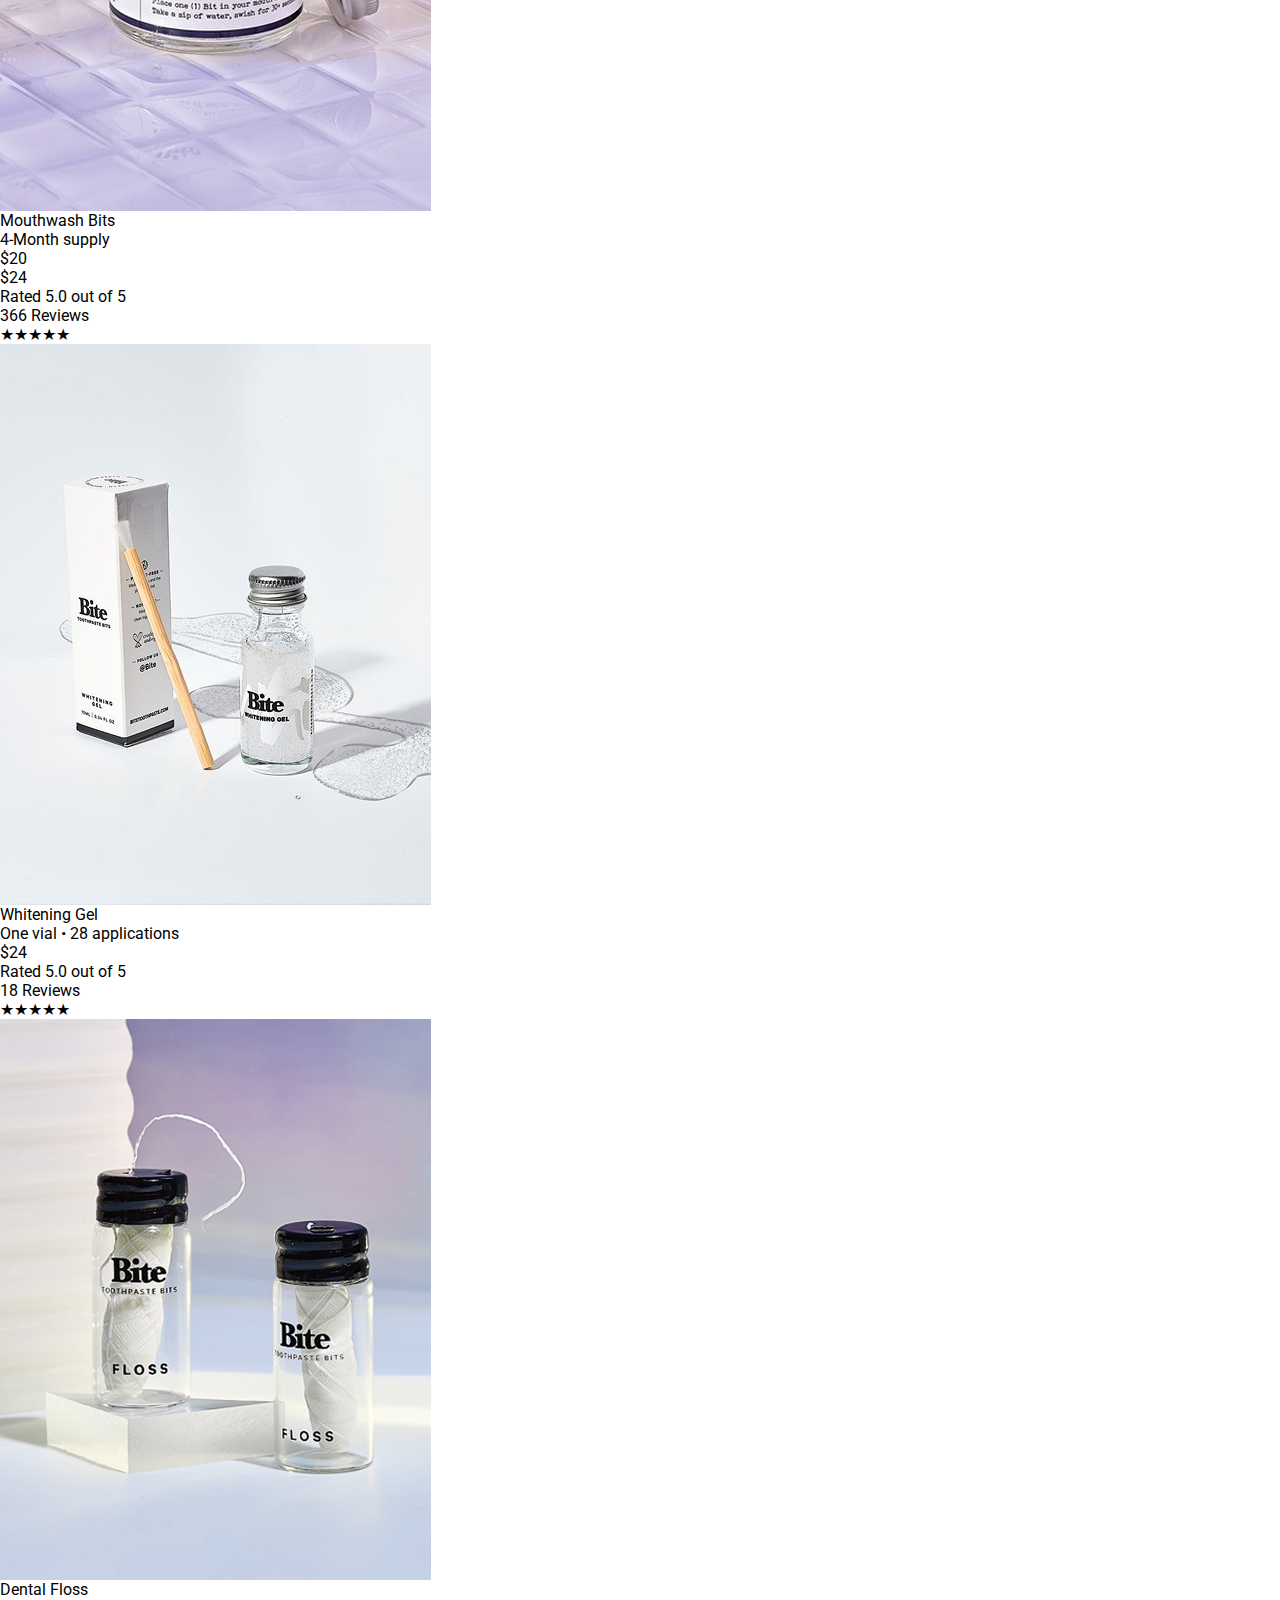
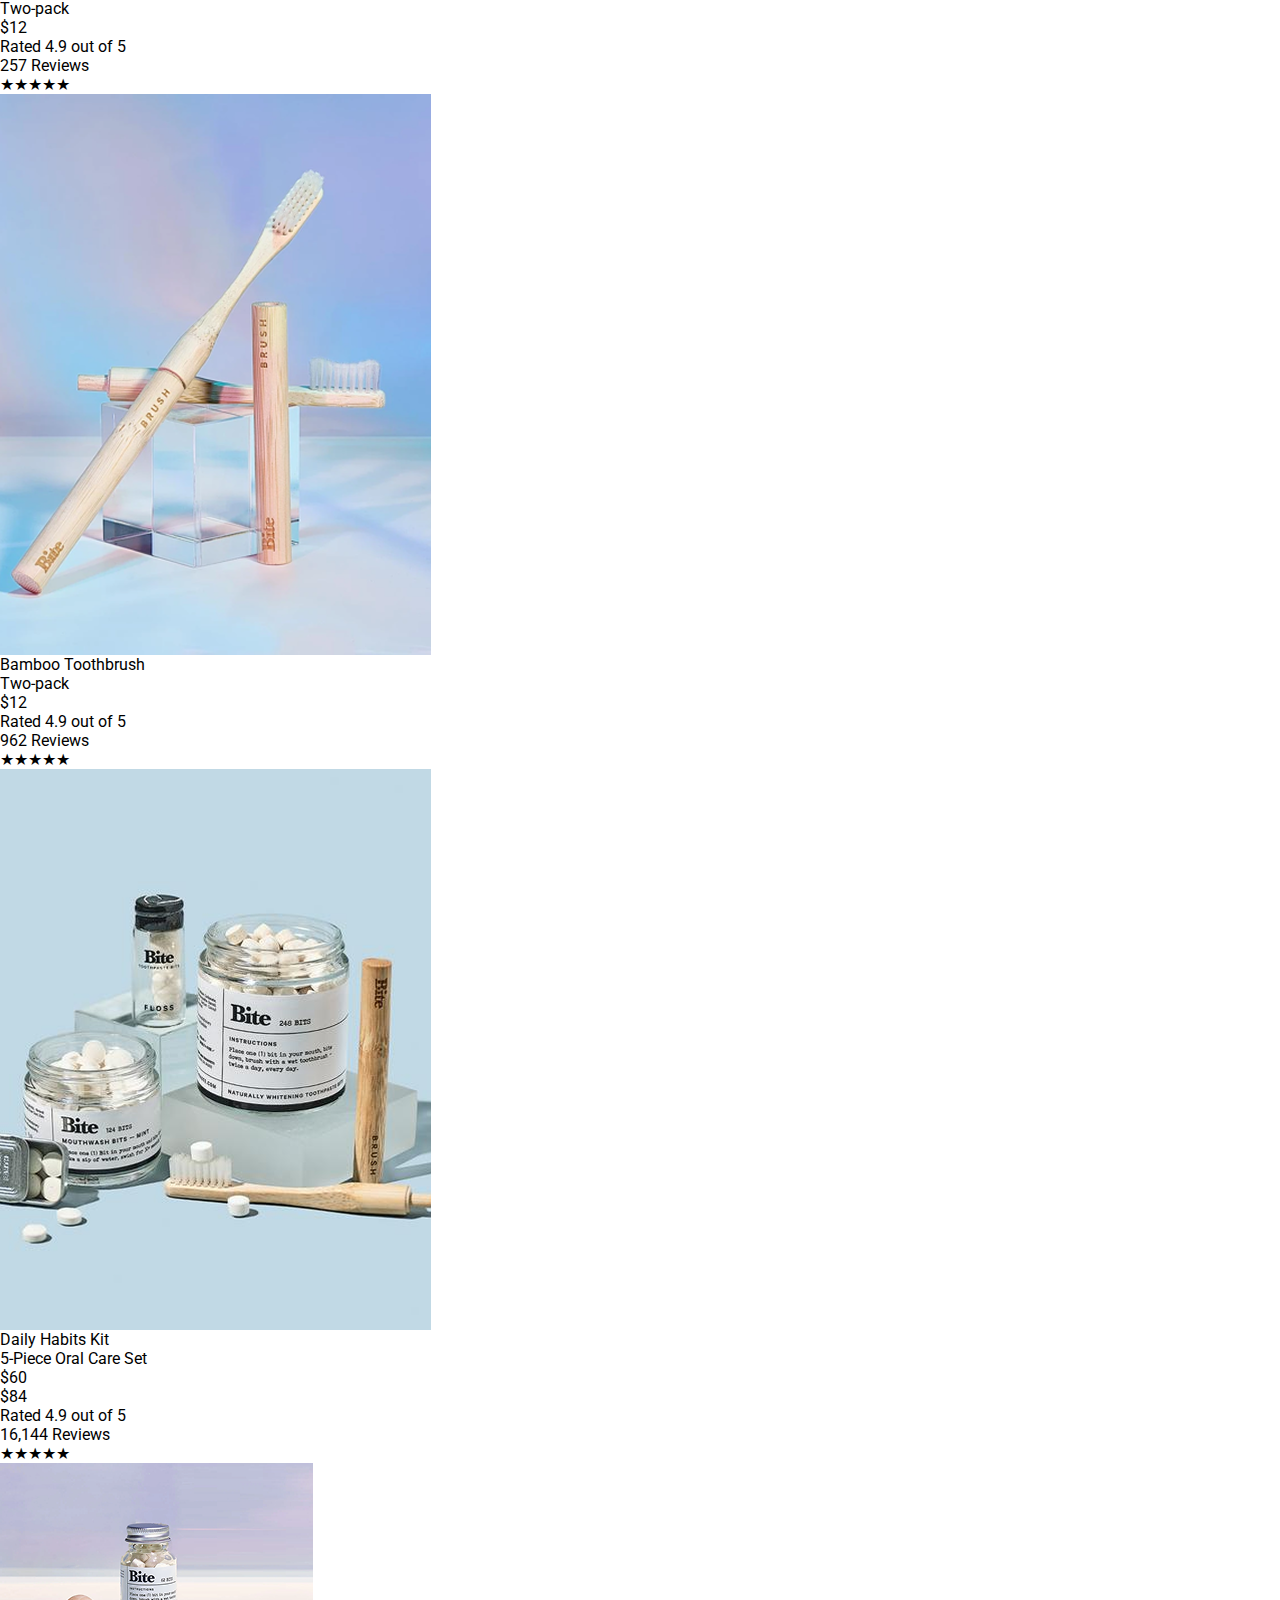
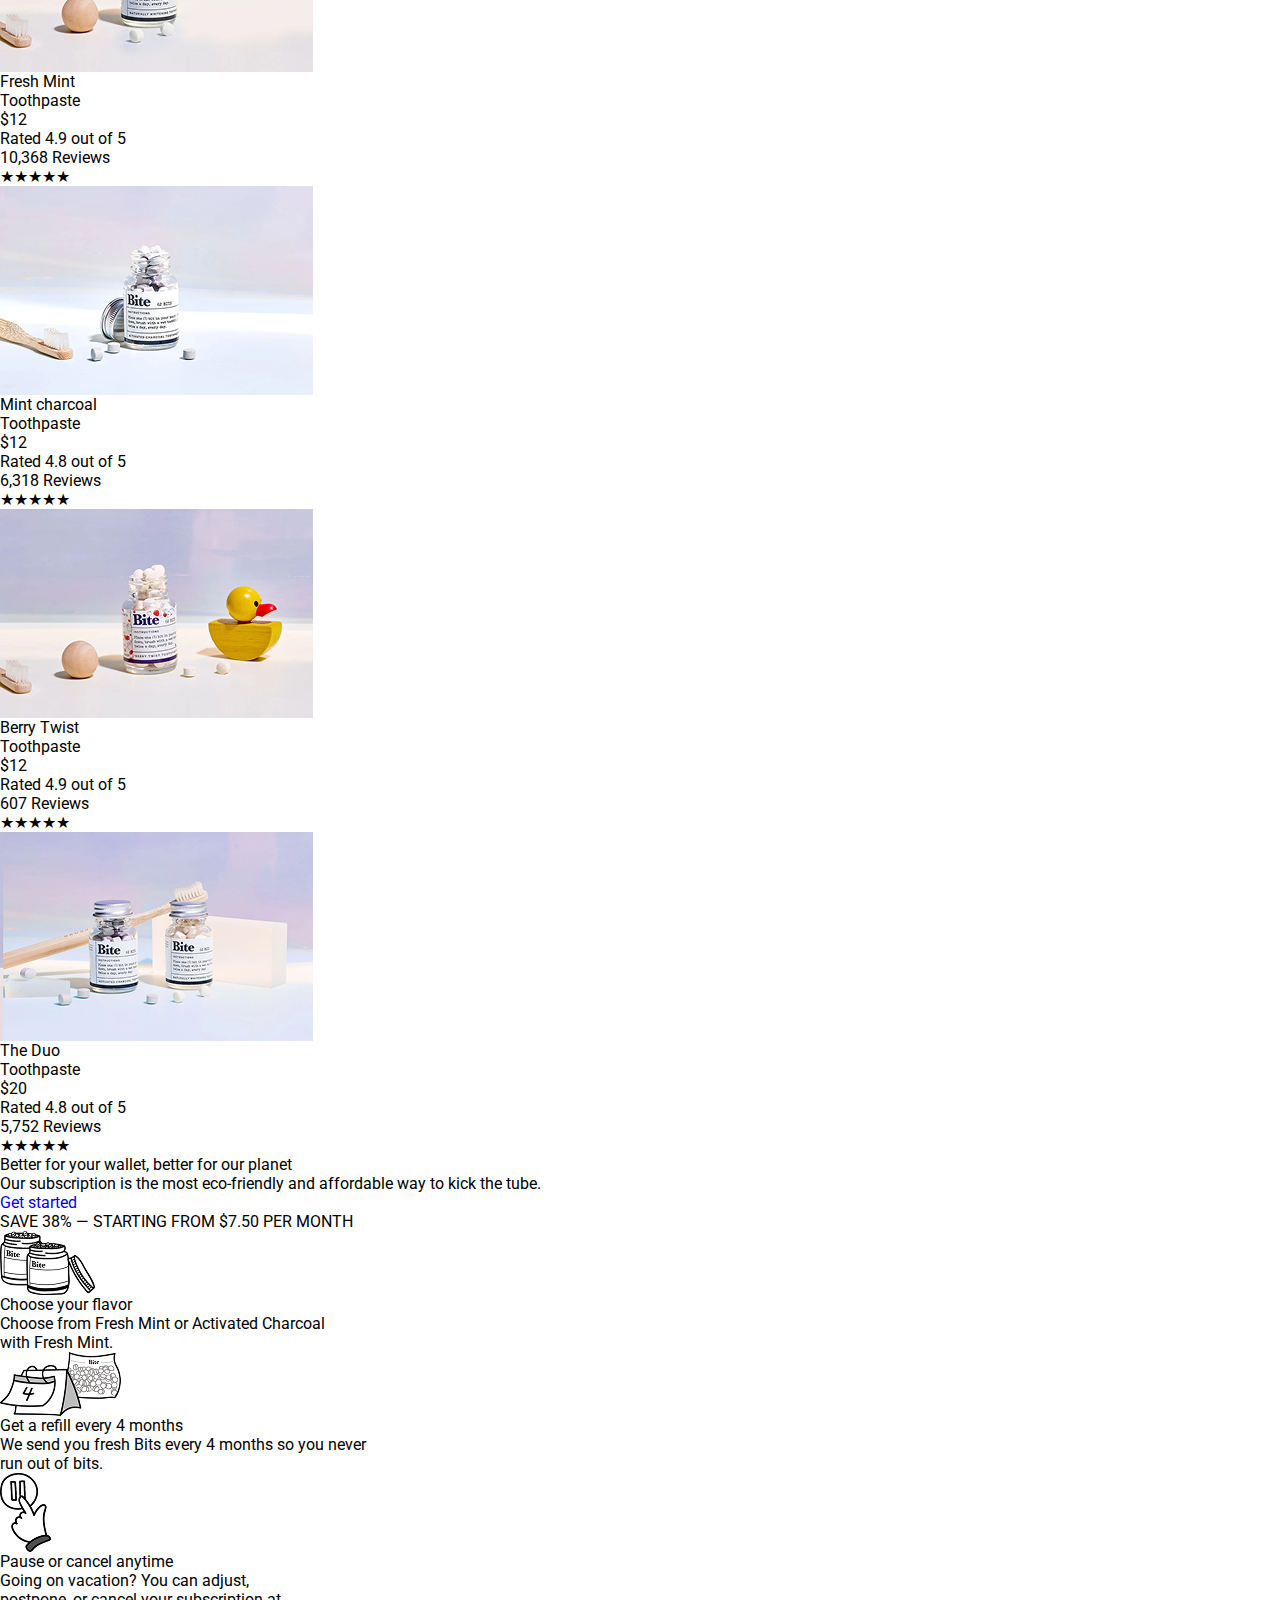
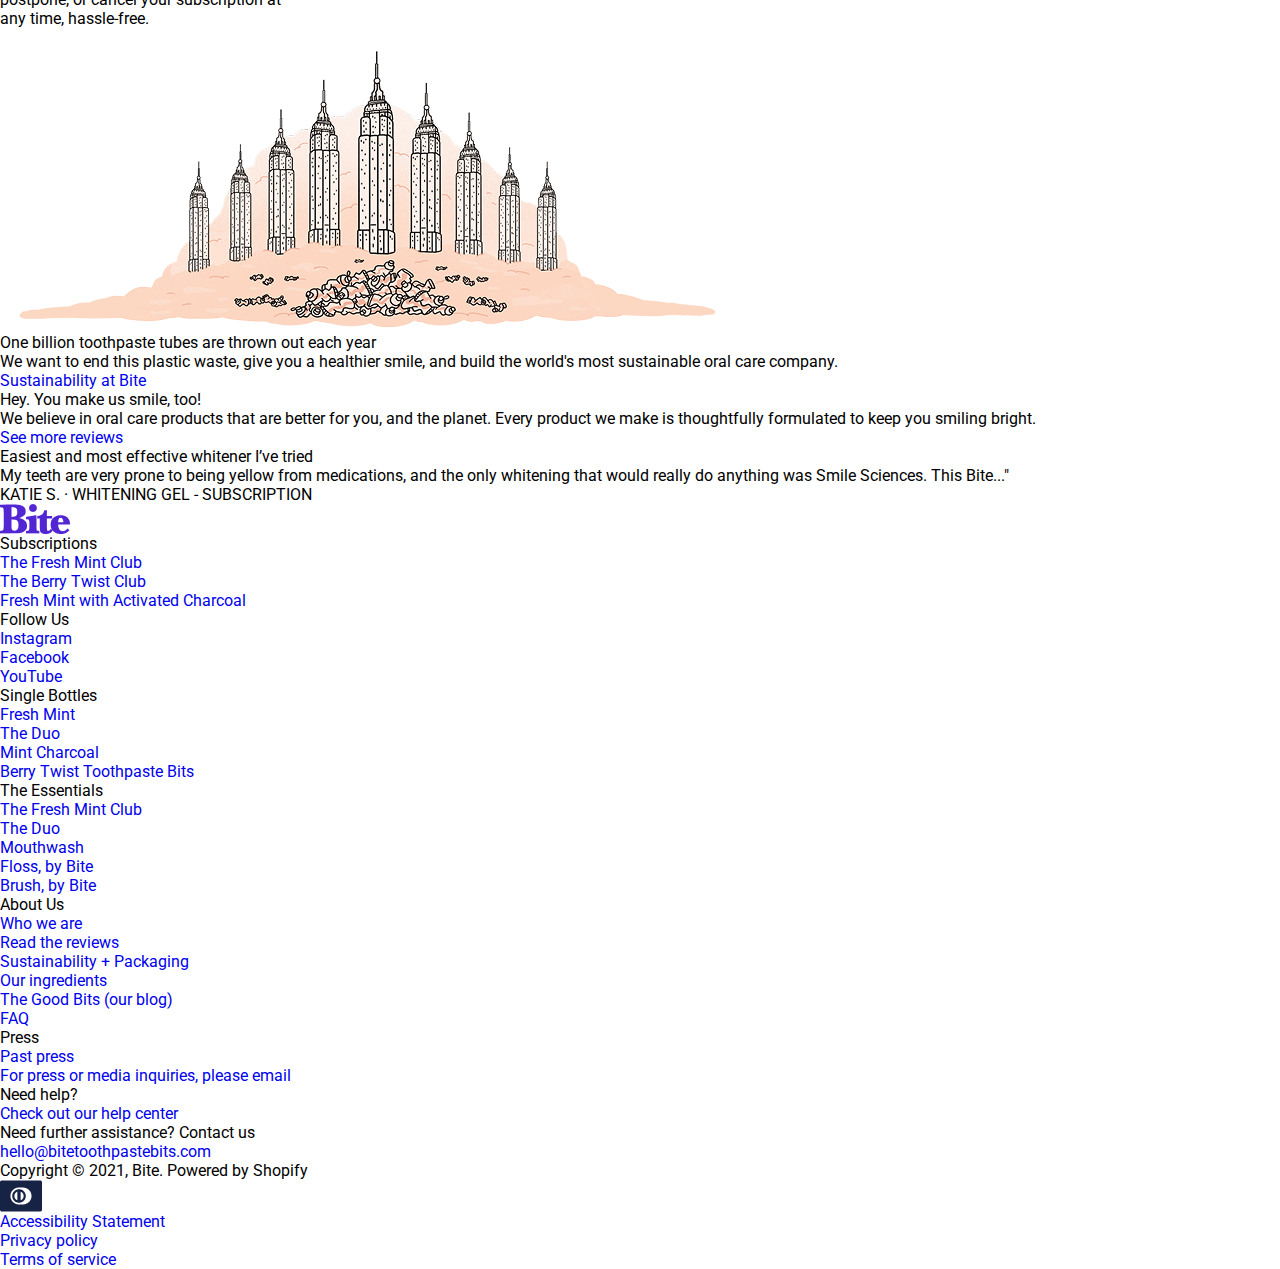
<file: pages/admin.html>
<!DOCTYPE html>
<html lang="en">

<head>
  <meta charset="UTF-8">
  <meta name="viewport" content="width=device-width, initial-scale=1.0">
  <link rel="stylesheet" href="../css/reset.css">
  <link rel="stylesheet" href="../css/admin.css">
  <link rel="stylesheet" href="../css/media-css/mediaAdmin.css">
  <title>ADMIN</title>
</head>

<body>
  <header class="header">
    <div class="container">
      <div class="header-menu-hamb">
        <div class="header-menu-hamb-field" id="header-menu-hamb">
          <span class="bar"></span>
          <span class="bar"></span>
          <span class="bar"></span>
        </div>
      </div>

      <div class="popup" id="popup"></div>

      <nav class="header-nav">
        <ul class="header-list" id="menu">
          <li class="header-item">
            <a class="header-link" href="catalog.html">SHOP</a>
          </li>
          <li class="header-item">
            <a class="header-link" href="about.html">ABOUT US</a>
          </li>
          <li class="header-item">
            <a class="header-link" href="reviews.html">REVIEWS</a>
          </li>
        </ul>
      </nav>
    
      <a href="index.html">
        <img class="header-logo" src="../img/header-logo.png" alt="logo-Bite">
      </a>

      <div class="header-image">
        <a href="favorites.html">
          <img class="header-image-favorites" src="../img/header-favorites.png" alt="image-favorites">
        </a>
        <a href="cart.html">
          <img class="header-image-basket" src="../img/header-cart.png" alt="image-cart">
        </a>
        <a href="signin.html">
          <img class="header-image-account" src="../img/header-account.png" alt="image-account">
        </a>
      </div>
    </div>
  </header>

  <main class="main">
    <div class="container">
      <h1>Admin Panel</h1>
        
      <div class="admin-tabs">
          <button class="tab-btn active" data-tab="products">Products Management</button>
          <button class="tab-btn" data-tab="feedback">Feedback Management</button>
      </div>

      <div class="tab-content active" id="products-tab">
        <form id="productForm" class="admin-form">
          <input type="hidden" id="productId">
              
          <div class="input-box">
            <input type="text" id="productTitle1" placeholder="Product Name*" required>
            <div class="error-message" id="title1Error"></div>
          </div>
              
          <div class="input-box">
            <input type="number" id="productPrice2" placeholder="Original Price*" min="0" step="0.01" required>
            <div class="error-message" id="price2Error"></div>
          </div>

          <div class="input-box">
            <input type="number" id="productPrice1" placeholder="Discounted Price" min="0" step="0.01">
          </div>
              
          <div class="input-box">
            <input type="text" id="productCategory" placeholder="Category*" required>
            <div class="error-message" id="categoryError"></div>
          </div>
          
          <div class="input-box">
            <input type="text" id="productImage" placeholder="Image URL*" required>
            <div class="error-message" id="imageError"></div>
          </div>
          
          <div class="input-box">
            <input type="number" id="productRating" placeholder="Rating (0-5)*" min="0" max="5" step="0.1" required>
            <div class="error-message" id="ratingError"></div>
          </div>
          
          <div class="input-box">
            <input type="number" id="productReviews" placeholder="Reviews Count*" min="0" required>
            <div class="error-message" id="reviewsError"></div>
          </div>
          
          <div class="input-box">
            <input type="number" id="productStars" placeholder="Stars (0-5)*" min="0" max="5" required>
            <div class="error-message" id="starsError"></div>
          </div>
          
          <div class="form-buttons">
            <button type="submit" id="addProduct" class="btn">Add Product</button>
            <button type="button" id="updateProduct" class="btn" disabled>Update Product</button>
            <button type="button" id="deleteProduct" class="btn btn-danger" disabled>Delete Product</button>
            <button type="button" id="clearForm" class="btn btn-secondary">Clear Form</button>
          </div>
        </form>

        <h2>Products List</h2>
        <div class="products-list" id="adminProductsList">
          <p>Loading products...</p>
        </div>
      </div>

      <div class="tab-content" id="feedback-tab">
        <div class="filters">
          <div class="input-box">
            <label>Filter by Product:</label>
            <select id="filterProduct" class="form-select">
              <option value="">All Products</option>
            </select>
          </div>
              
          <div class="input-box">
            <label>Filter by User:</label>
            <select id="filterUser" class="form-select">
              <option value="">All Users</option>
            </select>
          </div>
        </div>

        <h2>Feedback List</h2>
        <div class="feedback-list" id="feedbackList">
          <p>No feedback available</p>
        </div>
      </div>
    </div>
  </main>

  <footer class="footer">
    <div class="container">
      <a href="#!"><img class="footer-logo" src="../img/footer-logo.png" alt="logo-Bite"></a>
      <div class="footer-grid">
        <div class="footer-grid-card1">
          <p class="footer-grid-card-title">Subscriptions</p>
          <ul class="footer-grid-card-list">
            <li class="footer-grid-card-item">
              <a class="footer-grid-card-link" href="#!">The Fresh Mint Club</a>
            </li>
            <li class="footer-grid-card-item">
              <a class="footer-grid-card-link" href="#!">The Berry Twist Club</a>
            </li>
            <li class="footer-grid-card-item">
              <a class="footer-grid-card-link" href="#!">Fresh Mint with Activated Charcoal</a>
            </li>
          </ul>
        </div>

        <div class="footer-grid-card2">
          <p class="footer-grid-card-title">Follow Us</p>
          <ul class="footer-grid-card-list">
            <li class="footer-grid-card-item">
              <a class="footer-grid-card-link" href="#!">Instagram</a>
            </li>
            <li class="footer-grid-card-item">
              <a class="footer-grid-card-link" href="#!">Facebook</a>
            </li>
            <li class="footer-grid-card-item">
              <a class="footer-grid-card-link" href="#!">YouTube</a>
            </li>
          </ul>
        </div>

        <div class="footer-grid-card3">
          <p class="footer-grid-card-title">Single Bottles</p>
          <ul class="footer-grid-card-list">
            <li class="footer-grid-card-item">
              <a class="footer-grid-card-link" href="#!">Fresh Mint</a>
            </li>
            <li class="footer-grid-card-item">
              <a class="footer-grid-card-link" href="#!">The Duo</a>
            </li>
            <li class="footer-grid-card-item">
              <a class="footer-grid-card-link" href="#!">Mint Charcoal</a>
            </li>
            <li class="footer-grid-card-item">
              <a class="footer-grid-card-link" href="#!">Berry Twist Toothpaste Bits</a>
            </li>
          </ul>
        </div>

        <div class="footer-grid-card4">
          <p class="footer-grid-card-title">The Essentials</p>
          <ul class="footer-grid-card-list">
            <li class="footer-grid-card-item">
              <a class="footer-grid-card-link" href="#!">The Fresh Mint Club</a>
            </li>
            <li class="footer-grid-card-item">
              <a class="footer-grid-card-link" href="#!">The Duo</a>
            </li>
            <li class="footer-grid-card-item">
              <a class="footer-grid-card-link" href="#!">Mouthwash</a>
            </li>
            <li class="footer-grid-card-item">
              <a class="footer-grid-card-link" href="#!">Floss, by Bite</a>
            </li>
            <li class="footer-grid-card-item">
              <a class="footer-grid-card-link" href="#!">Brush, by Bite</a>
            </li>
          </ul>
        </div>

        <div class="footer-grid-card5">
          <p class="footer-grid-card-title">About Us</p>
          <ul class="footer-grid-card-list">
            <li class="footer-grid-card-item">
              <a class="footer-grid-card-link" href="#!">Who we are</a>
            </li>
            <li class="footer-grid-card-item">
              <a class="footer-grid-card-link" href="#!">Read the reviews</a>
            </li>
            <li class="footer-grid-card-item">
              <a class="footer-grid-card-link" href="#!">Sustainability + Packaging</a>
            </li>
            <li class="footer-grid-card-item">
              <a class="footer-grid-card-link" href="#!">Our ingredients</a>
            </li>
            <li class="footer-grid-card-item">
              <a class="footer-grid-card-link" href="#!">The Good Bits (our blog)</a>
            </li>
            <li class="footer-grid-card-item">
              <a class="footer-grid-card-link" href="#!">FAQ</a>
            </li>
          </ul>
        </div>

        <div class="footer-grid-card6">
          <p class="footer-grid-card-title">Press</p>
          <ul class="footer-grid-card-list">
            <li class="footer-grid-card-item">
              <a class="footer-grid-card-link" href="#!">Past press</a>
            </li>
            <li class="footer-grid-card-item">
              <a class="footer-grid-card-link" href="#!">For press or media inquiries, please email</a>
            </li>
          </ul>
        </div>

        <div class="footer-grid-card7">
          <p class="footer-grid-card-title">Need help?</p>
          <ul class="footer-grid-card-list">
            <li class="footer-grid-card-item">
              <a class="footer-grid-card-link" href="#!">Check out our help center</a>
            </li>
            <li class="footer-grid-card-item">
              <a class="footer-grid-card-link">Need further assistance? Contact us</a>
            </li>
            <li class="footer-grid-card-item">
              <a class="footer-grid-card-link" href="#!">hello@bitetoothpastebits.com</a>
            </li>
          </ul>
        </div>
      </div>

      <p class="footer-copyright-text">Copyright © 2021, Bite. Powered by Shopify</p>
      <img class="footer-copyright-image" src="../img/footer-image.png" alt="image">
      <nav class="footer-legal-nav">
        <ul class="footer-legal-list">
          <li class="footer-legal-item">
            <a class="footer-legal-link" href="#!">Accessibility Statement</a>
          </li>
          <li class="footer-legal-item">
            <a class="footer-legal-link" href="#!">Privacy policy</a>
          </li>
          <li class="footer-legal-item">
            <a class="footer-legal-link" href="#!">Terms of service</a>
          </li>
        </ul>
      </nav>
    </div>
  </footer>

  <script src="../js/admin.js"></script>
  <script src="../js/burgerMenu.js"></script>
</body>

</html>
</file>
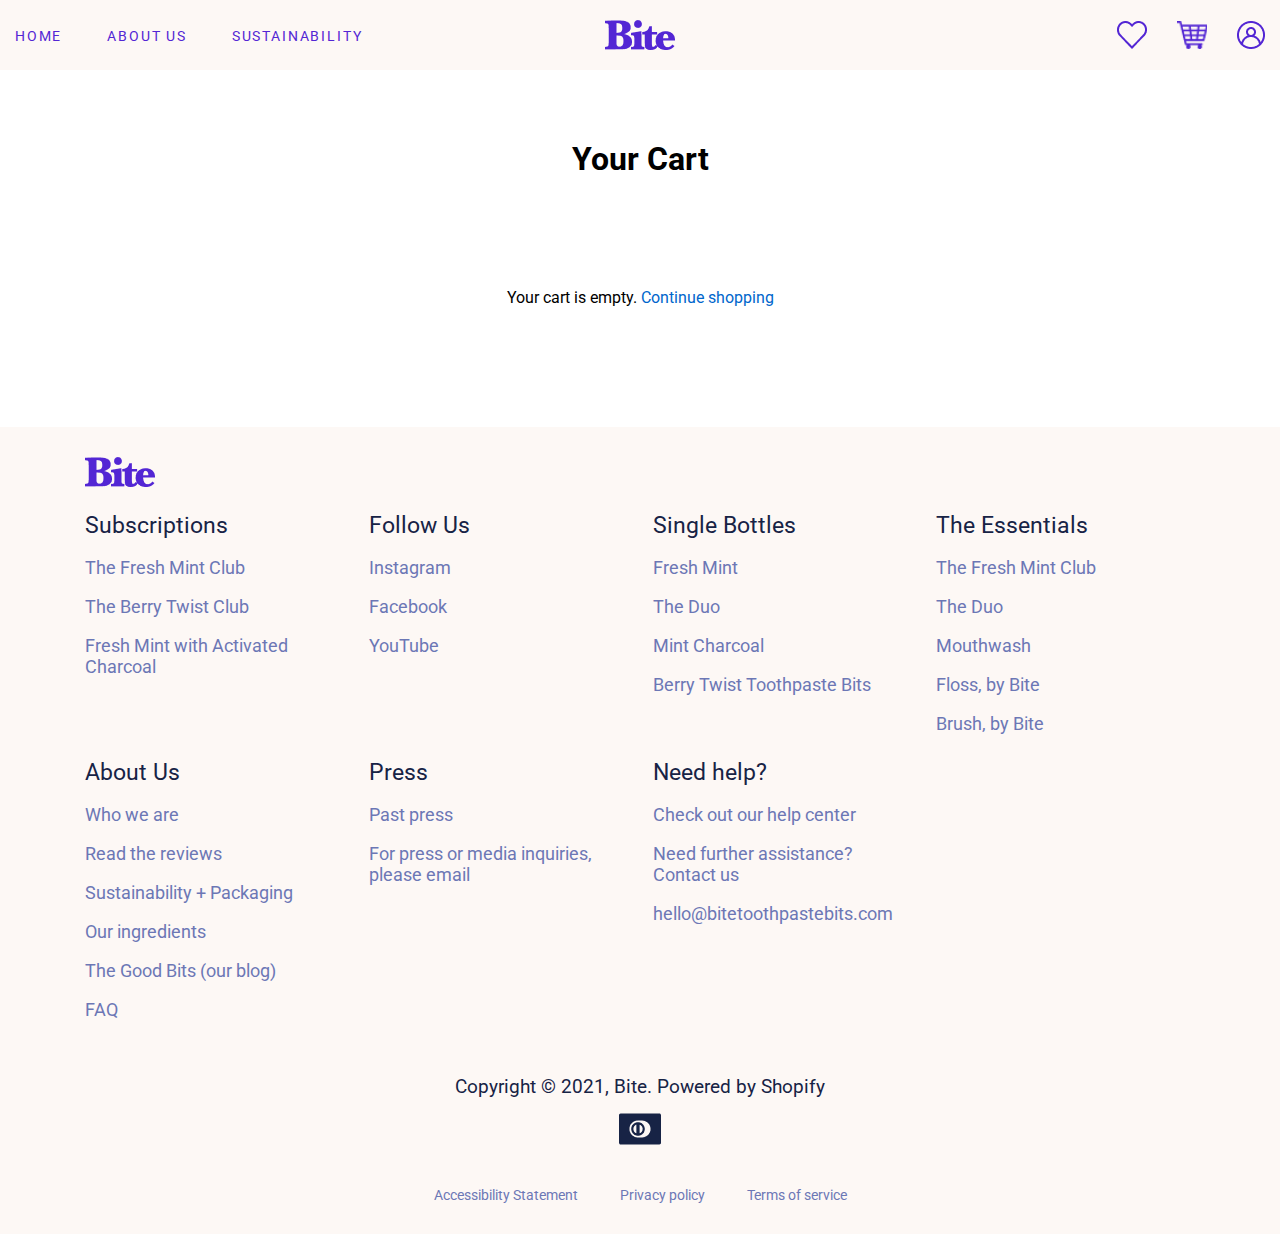
<file: pages/cart.html>
<!DOCTYPE html>
<html lang="en">

<head>
  <meta charset="UTF-8">
  <meta name="viewport" content="width=device-width, initial-scale=1.0">
  <link rel="stylesheet" href="../css/reset.css">
  <link rel="stylesheet" href="../css/cart.css">
  <title>CART</title>
</head>

<body>
  <header class="header">
    <div class="container">
      <div class="header-menu-hamb">
        <div class="header-menu-hamb-field" id="header-menu-hamb">
          <span class="bar"></span>
          <span class="bar"></span>
          <span class="bar"></span>
        </div>
      </div>

      <div class="popup" id="popup"></div>

      <nav class="header-nav">
        <ul class="header-list" id="menu">
          <li class="header-item">
            <a class="header-link" href="index.html">HOME</a>
          </li>
          <li class="header-item">
            <a class="header-link" href="#!">ABOUT US</a>
          </li>
          <li class="header-item">
            <a class="header-link" href="#!">SUSTAINABILITY</a>
          </li>
        </ul>
      </nav>

      <a href="index.html">
        <img class="header-logo" src="../img/header-logo.png" alt="logo-Bite">
      </a>

      <div class="header-image">
        <a href="favorites.html">
          <img class="header-image-favorites" src="../img/header-favorites.png" alt="image-favorites">
        </a>
        <a href="cart.html">
          <img class="header-image-basket" src="../img/header-cart.png" alt="image-cart">
        </a>
        <a href="signin.html">
          <img class="header-image-account" src="../img/header-account.png" alt="image-account">
        </a>
      </div>
    </div>
  </header>

  <main class="main">
    <div class="container">
      <h1 class="cart-title">Your Cart</h1>
        
      <div class="cart-container" id="cart-container">

      </div>
        
      <div class="cart-summary">
        <div class="cart-total">
          <h3>Total: <span id="total-price">$0.00</span></h3>
        </div>
        <button class="checkout-button" id="checkout-button">CHECKOUT</button>
      </div>
        
      <div class="empty-cart-message" id="empty-cart-message">
        Your cart is empty. <a href="catalog.html">Continue shopping</a>
      </div>
        
      <div class="success-message" id="success-message">
        <h2>Thank you for your purchase!</h2>
        <p>Your order has been placed successfully.</p>
        <a href="catalog.html">Back to shop</a>
      </div>
    </div>
  </main>


  <footer class="footer">
    <div class="container">
      <a href="index.html">
        <img class="footer-logo" src="../img/footer-logo.png" alt="logo-Bite">
      </a>
      <div class="footer-grid">
        <div class="footer-grid-card">
          <p class="footer-grid-card-title">Subscriptions</p>
          <ul class="footer-grid-card-list">
            <li class="footer-grid-card-item">
              <a class="footer-grid-card-link" href="#!">The Fresh Mint Club</a>
            </li>
            <li class="footer-grid-card-item">
              <a class="footer-grid-card-link" href="#!">The Berry Twist Club</a>
            </li>
            <li class="footer-grid-card-item">
              <a class="footer-grid-card-link" href="#!">Fresh Mint with Activated Charcoal</a>
            </li>
          </ul>
        </div>

        <div class="footer-grid-card">
          <p class="footer-grid-card-title">Follow Us</p>
          <ul class="footer-grid-card-list">
            <li class="footer-grid-card-item">
              <a class="footer-grid-card-link" href="#!">Instagram</a>
            </li>
            <li class="footer-grid-card-item">
              <a class="footer-grid-card-link" href="#!">Facebook</a>
            </li>
            <li class="footer-grid-card-item">
              <a class="footer-grid-card-link" href="#!">YouTube</a>
            </li>
          </ul>
        </div>

        <div class="footer-grid-card">
          <p class="footer-grid-card-title">Single Bottles</p>
          <ul class="footer-grid-card-list">
            <li class="footer-grid-card-item">
              <a class="footer-grid-card-link" href="#!">Fresh Mint</a>
            </li>
            <li class="footer-grid-card-item">
              <a class="footer-grid-card-link" href="#!">The Duo</a>
            </li>
            <li class="footer-grid-card-item">
              <a class="footer-grid-card-link" href="#!">Mint Charcoal</a>
            </li>
            <li class="footer-grid-card-item">
              <a class="footer-grid-card-link" href="#!">Berry Twist Toothpaste Bits</a>
            </li>
          </ul>
        </div>

        <div class="footer-grid-card">
          <p class="footer-grid-card-title">The Essentials</p>
          <ul class="footer-grid-card-list">
            <li class="footer-grid-card-item">
              <a class="footer-grid-card-link" href="#!">The Fresh Mint Club</a>
            </li>
            <li class="footer-grid-card-item">
              <a class="footer-grid-card-link" href="#!">The Duo</a>
            </li>
            <li class="footer-grid-card-item">
              <a class="footer-grid-card-link" href="#!">Mouthwash</a>
            </li>
            <li class="footer-grid-card-item">
              <a class="footer-grid-card-link" href="#!">Floss, by Bite</a>
            </li>
            <li class="footer-grid-card-item">
              <a class="footer-grid-card-link" href="#!">Brush, by Bite</a>
            </li>
          </ul>
        </div>

        <div class="footer-grid-card">
          <p class="footer-grid-card-title">About Us</p>
          <ul class="footer-grid-card-list">
            <li class="footer-grid-card-item">
              <a class="footer-grid-card-link" href="#!">Who we are</a>
            </li>
            <li class="footer-grid-card-item">
              <a class="footer-grid-card-link" href="#!">Read the reviews</a>
            </li>
            <li class="footer-grid-card-item">
              <a class="footer-grid-card-link" href="#!">Sustainability + Packaging</a>
            </li>
            <li class="footer-grid-card-item">
              <a class="footer-grid-card-link" href="#!">Our ingredients</a>
            </li>
            <li class="footer-grid-card-item">
              <a class="footer-grid-card-link" href="#!">The Good Bits (our blog)</a>
            </li>
            <li class="footer-grid-card-item">
              <a class="footer-grid-card-link" href="#!">FAQ</a>
            </li>
          </ul>
        </div>

        <div class="footer-grid-card">
          <p class="footer-grid-card-title">Press</p>
          <ul class="footer-grid-card-list">
            <li class="footer-grid-card-item">
              <a class="footer-grid-card-link" href="#!">Past press</a>
            </li>
            <li class="footer-grid-card-item">
              <a class="footer-grid-card-link" href="#!">For press or media inquiries, please email</a>
            </li>
          </ul>
        </div>

        <div class="footer-grid-card">
          <p class="footer-grid-card-title">Need help?</p>
          <ul class="footer-grid-card-list">
            <li class="footer-grid-card-item">
              <a class="footer-grid-card-link" href="#!">Check out our help center</a>
            </li>
            <li class="footer-grid-card-item">
              <a class="footer-grid-card-link">Need further assistance? Contact us</a>
            </li>
            <li class="footer-grid-card-item">
              <a class="footer-grid-card-link" href="#!">hello@bitetoothpastebits.com</a>
            </li>
          </ul>
        </div>
      </div>

      <p class="footer-copyright-text">Copyright © 2021, Bite. Powered by Shopify</p>
      <img class="footer-copyright-image" src="../img/footer-image.png" alt="image">
      <nav class="footer-legal-nav">
        <ul class="footer-legal-list">
          <li class="footer-legal-item">
            <a class="footer-legal-link" href="#!">Accessibility Statement</a>
          </li>
          <li class="footer-legal-item">
            <a class="footer-legal-link" href="#!">Privacy policy</a>
          </li>
          <li class="footer-legal-item">
            <a class="footer-legal-link" href="#!">Terms of service</a>
          </li>
        </ul>
      </nav>
    </div>
  </footer>

  <script src="../js/cart.js"></script>
</body>

</html>
</file>
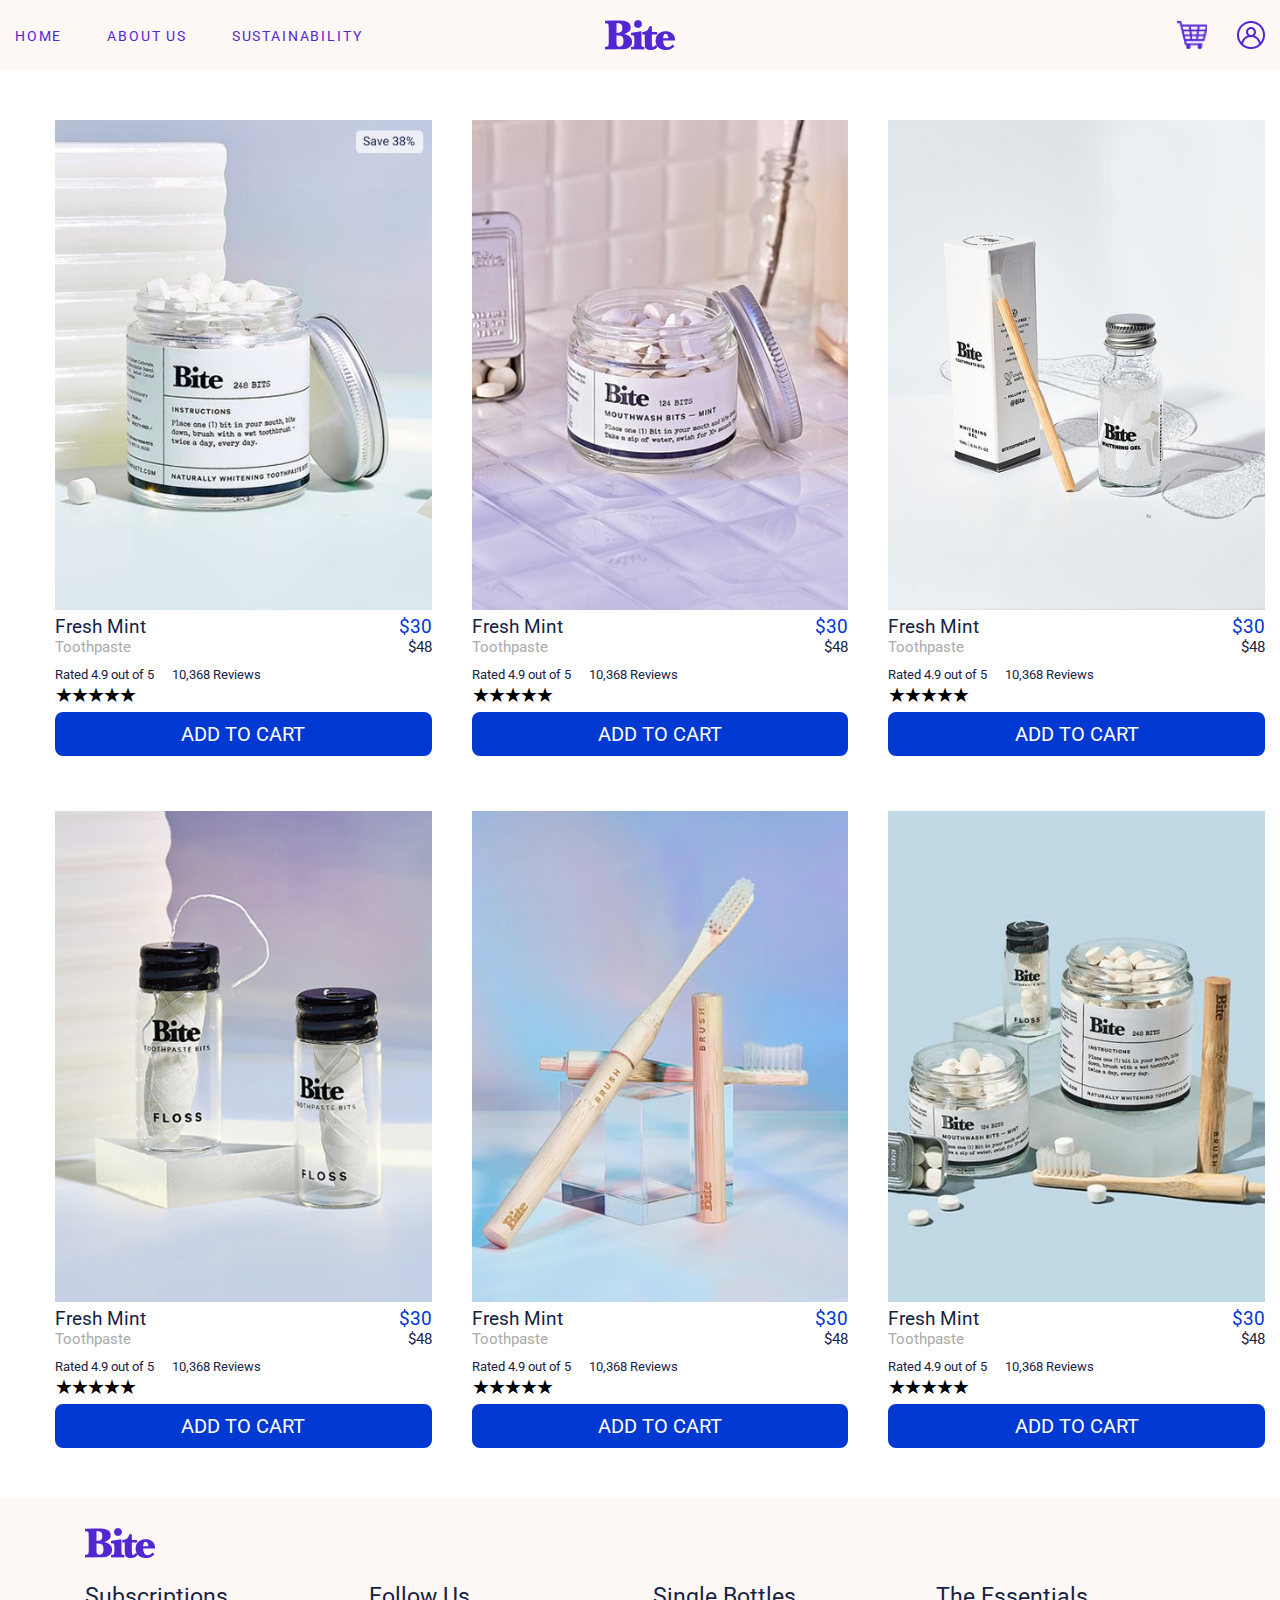
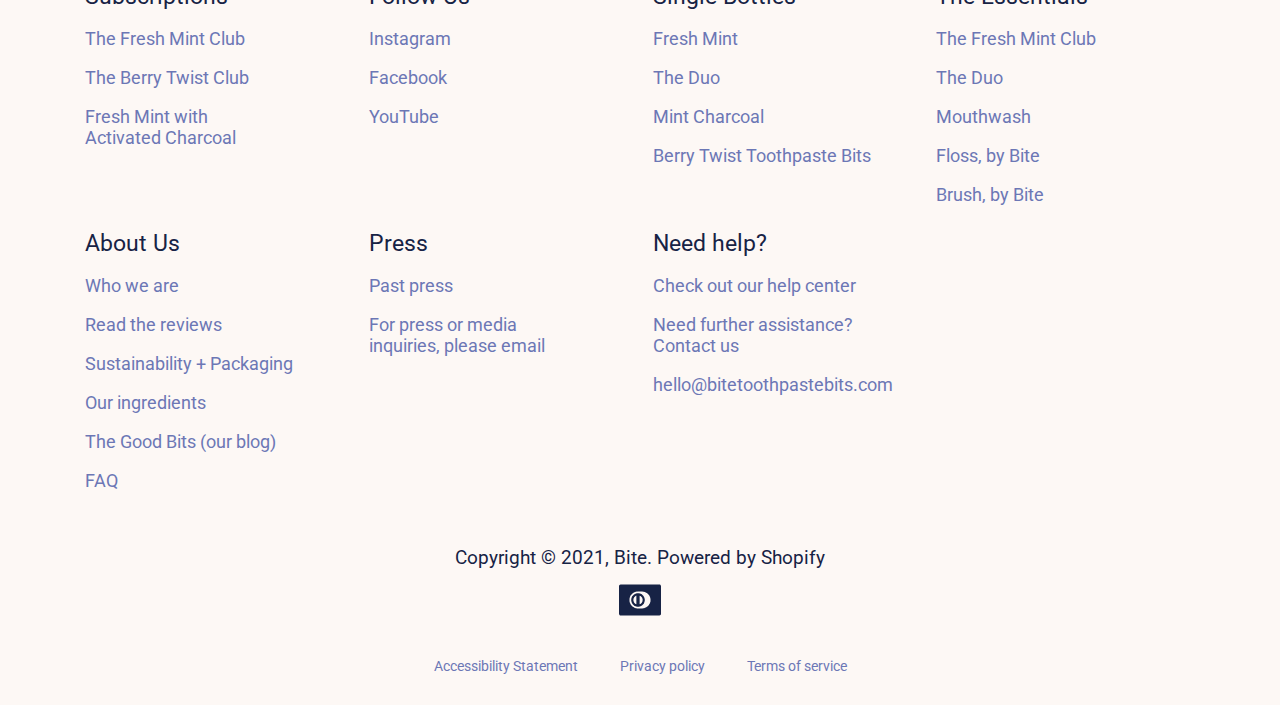
<file: pages/catalog.html>
<!DOCTYPE html>
<html lang="en">

<head>
  <meta charset="UTF-8">
  <meta name="viewport" content="width=device-width, initial-scale=1.0">
  <link rel="stylesheet" href="../css/reset.css">
  <link rel="stylesheet" href="../css/catalog.css">
  <title>CATALOG</title>
</head>

<body>
  <header class="header">
    <div class="container">
      <div class="header-menu-hamb">
        <div class="header-menu-hamb-field" id="header-menu-hamb">
          <span class="bar"></span>
          <span class="bar"></span>
          <span class="bar"></span>
        </div>
      </div>

      <div class="popup" id="popup"></div>

      <nav class="header-nav">
        <ul class="header-list" id="menu">
          <li class="header-item">
            <a class="header-link" href="index.html">HOME</a>
          </li>
          <li class="header-item">
            <a class="header-link" href="#!">ABOUT US</a>
          </li>
          <li class="header-item">
            <a class="header-link" href="#!">SUSTAINABILITY</a>
          </li>
        </ul>
      </nav>

      <a href="index.html">
        <img class="header-logo" src="../img/header-logo.png" alt="logo-Bite">
      </a>

      <div class="header-image">
        <a href="#!">
          <img class="header-image-basket" src="../img/header-cart.png" alt="image-cart">
        </a>
        <a href="#!">
          <img class="header-image-account" src="../img/header-account.png" alt="image-account">
        </a>
      </div>
    </div>
  </header>

  <main class="main">
    <section class="main-section">
      <div class="container">

        <div class="sort-container">
          
        </div>

        <div class="products-container">
          <div class="products-card">
            <a href="#!">
              <img src="../img/product1-img.png" alt="image">
            </a>
            <div class="products-card-description-container">
              <div class="products-card-desc-text-container">
                <p class="products-text1">Fresh Mint</p>
                <p class="products-text2">Toothpaste</p>
              </div>
              <div class="products-card-desc-price-container">
                <p class="products-price1">$30</p>
                <p class="products-price2">$48</p>
              </div>
            </div>
            <p class="products-estimation">Rated 4.9 out of 5</p>
            <p class="products-estimation">10,368 Reviews</p>
            <p class="products-estimation-stars">★★★★★</p>
            <div class="products-card-link-container">
              <a class="products-link" href="#!">ADD TO CART</a>
            </div>
          </div>

          <div class="products-card">
            <a href="#!"><img src="../img/product2-img.png" alt="image"></a>
            <div class="products-card-description-container">
              <div class="products-card-desc-text-container">
                <p class="products-text1">Fresh Mint</p>
                <p class="products-text2">Toothpaste</p>
              </div>
              <div class="products-card-desc-price-container">
                <p class="products-price1">$30</p>
                <p class="products-price2">$48</p>
              </div>
            </div>
            <p class="products-estimation">Rated 4.9 out of 5</p>
            <p class="products-estimation">10,368 Reviews</p>         
            <p class="products-estimation-stars">★★★★★</p>
            <div class="products-card-link-container">
              <a class="products-link" href="#!">ADD TO CART</a>
            </div>
          </div>

          <div class="products-card">
            <a href="#!"><img src="../img/product3-img.png" alt="image"></a>
            <div class="products-card-description-container">
              <div class="products-card-desc-text-container">
                <p class="products-text1">Fresh Mint</p>
                <p class="products-text2">Toothpaste</p>
              </div>
              <div class="products-card-desc-price-container">
                <p class="products-price1">$30</p>
                <p class="products-price2">$48</p>
              </div>
            </div>
            <p class="products-estimation">Rated 4.9 out of 5</p>
            <p class="products-estimation">10,368 Reviews</p>         
            <p class="products-estimation-stars">★★★★★</p>
            <div class="products-card-link-container">
              <a class="products-link" href="#!">ADD TO CART</a>
            </div>
          </div>

          <div class="products-card">
            <a href="#!"><img src="../img/product4-img.png" alt="image"></a>
            <div class="products-card-description-container">
              <div class="products-card-desc-text-container">
                <p class="products-text1">Fresh Mint</p>
                <p class="products-text2">Toothpaste</p>
              </div>
              <div class="products-card-desc-price-container">
                <p class="products-price1">$30</p>
                <p class="products-price2">$48</p>
              </div>
            </div>
            <p class="products-estimation">Rated 4.9 out of 5</p>
            <p class="products-estimation">10,368 Reviews</p>         
            <p class="products-estimation-stars">★★★★★</p>
            <div class="products-card-link-container">
              <a class="products-link" href="#!">ADD TO CART</a>
            </div>
          </div>

          <div class="products-card">
            <a href="#!"><img src="../img/product5-img.png" alt="image"></a>
            <div class="products-card-description-container">
              <div class="products-card-desc-text-container">
                <p class="products-text1">Fresh Mint</p>
                <p class="products-text2">Toothpaste</p>
              </div>
              <div class="products-card-desc-price-container">
                <p class="products-price1">$30</p>
                <p class="products-price2">$48</p>
              </div>
            </div>
            <p class="products-estimation">Rated 4.9 out of 5</p>
            <p class="products-estimation">10,368 Reviews</p>         
            <p class="products-estimation-stars">★★★★★</p>
            <div class="products-card-link-container">
              <a class="products-link" href="#!">ADD TO CART</a>
            </div>
          </div>

          <div class="products-card">
            <a href="#!"><img src="../img/product6-img.png" alt="image"></a>
            <div class="products-card-description-container">
              <div class="products-card-desc-text-container">
                <p class="products-text1">Fresh Mint</p>
                <p class="products-text2">Toothpaste</p>
              </div>
              <div class="products-card-desc-price-container">
                <p class="products-price1">$30</p>
                <p class="products-price2">$48</p>
              </div>
            </div>
            <p class="products-estimation">Rated 4.9 out of 5</p>
            <p class="products-estimation">10,368 Reviews</p>         
            <p class="products-estimation-stars">★★★★★</p>
            <div class="products-card-link-container">
              <a class="products-link" href="#!">ADD TO CART</a>
            </div>
          </div>
        </div>
      </div>
    </section>
  </main>

  <footer class="footer">
    <div class="container">
      <a href="index.html">
        <img class="footer-logo" src="../img/footer-logo.png" alt="logo-Bite">
      </a>
      <div class="footer-grid">
        <div class="footer-grid-card">
          <p class="footer-grid-card-title">Subscriptions</p>
          <ul class="footer-grid-card-list">
            <li class="footer-grid-card-item">
              <a class="footer-grid-card-link" href="#!">The Fresh Mint Club</a>
            </li>
            <li class="footer-grid-card-item">
              <a class="footer-grid-card-link" href="#!">The Berry Twist Club</a>
            </li>
            <li class="footer-grid-card-item">
              <a class="footer-grid-card-link" href="#!">Fresh Mint with <br> Activated Charcoal</a>
            </li>
          </ul>
        </div>

        <div class="footer-grid-card">
          <p class="footer-grid-card-title">Follow Us</p>
          <ul class="footer-grid-card-list">
            <li class="footer-grid-card-item">
              <a class="footer-grid-card-link" href="#!">Instagram</a>
            </li>
            <li class="footer-grid-card-item">
              <a class="footer-grid-card-link" href="#!">Facebook</a>
            </li>
            <li class="footer-grid-card-item">
              <a class="footer-grid-card-link" href="#!">YouTube</a>
            </li>
          </ul>
        </div>

        <div class="footer-grid-card">
          <p class="footer-grid-card-title">Single Bottles</p>
          <ul class="footer-grid-card-list">
            <li class="footer-grid-card-item">
              <a class="footer-grid-card-link" href="#!">Fresh Mint</a>
            </li>
            <li class="footer-grid-card-item">
              <a class="footer-grid-card-link" href="#!">The Duo</a>
            </li>
            <li class="footer-grid-card-item">
              <a class="footer-grid-card-link" href="#!">Mint Charcoal</a>
            </li>
            <li class="footer-grid-card-item">
              <a class="footer-grid-card-link" href="#!">Berry Twist Toothpaste Bits</a>
            </li>
          </ul>
        </div>

        <div class="footer-grid-card">
          <p class="footer-grid-card-title">The Essentials</p>
          <ul class="footer-grid-card-list">
            <li class="footer-grid-card-item">
              <a class="footer-grid-card-link" href="#!">The Fresh Mint Club</a>
            </li>
            <li class="footer-grid-card-item">
              <a class="footer-grid-card-link" href="#!">The Duo</a>
            </li>
            <li class="footer-grid-card-item">
              <a class="footer-grid-card-link" href="#!">Mouthwash</a>
            </li>
            <li class="footer-grid-card-item">
              <a class="footer-grid-card-link" href="#!">Floss, by Bite</a>
            </li>
            <li class="footer-grid-card-item">
              <a class="footer-grid-card-link" href="#!">Brush, by Bite</a>
            </li>
          </ul>
        </div>

        <div class="footer-grid-card">
          <p class="footer-grid-card-title">About Us</p>
          <ul class="footer-grid-card-list">
            <li class="footer-grid-card-item">
              <a class="footer-grid-card-link" href="#!">Who we are</a>
            </li>
            <li class="footer-grid-card-item">
              <a class="footer-grid-card-link" href="#!">Read the reviews</a>
            </li>
            <li class="footer-grid-card-item">
              <a class="footer-grid-card-link" href="#!">Sustainability + Packaging</a>
            </li>
            <li class="footer-grid-card-item">
              <a class="footer-grid-card-link" href="#!">Our ingredients</a>
            </li>
            <li class="footer-grid-card-item">
              <a class="footer-grid-card-link" href="#!">The Good Bits (our blog)</a>
            </li>
            <li class="footer-grid-card-item">
              <a class="footer-grid-card-link" href="#!">FAQ</a>
            </li>
          </ul>
        </div>

        <div class="footer-grid-card">
          <p class="footer-grid-card-title">Press</p>
          <ul class="footer-grid-card-list">
            <li class="footer-grid-card-item">
              <a class="footer-grid-card-link" href="#!">Past press</a>
            </li>
            <li class="footer-grid-card-item">
              <a class="footer-grid-card-link" href="#!">For press or media <br> inquiries, please email</a>
            </li>
          </ul>
        </div>

        <div class="footer-grid-card">
          <p class="footer-grid-card-title">Need help?</p>
          <ul class="footer-grid-card-list">
            <li class="footer-grid-card-item">
              <a class="footer-grid-card-link" href="#!">Check out our help center</a>
            </li>
            <li class="footer-grid-card-item">
              <a class="footer-grid-card-link" href="#!">Need further assistance? <br> Contact us</a>
            </li>
            <li class="footer-grid-card-item">
              <a class="footer-grid-card-link" href="#!">hello@bitetoothpastebits.com</a>
            </li>
          </ul>
        </div>
      </div>

      <p class="footer-copyright-text">Copyright © 2021, Bite. Powered by Shopify</p>
      <img class="footer-copyright-image" src="../img/footer-image.png" alt="image">
      <nav class="footer-legal-nav">
        <ul class="footer-legal-list">
          <li class="footer-legal-item">
            <a class="footer-legal-link" href="#!">Accessibility Statement</a>
          </li>
          <li class="footer-legal-item">
            <a class="footer-legal-link" href="#!">Privacy policy</a>
          </li>
          <li class="footer-legal-item">
            <a class="footer-legal-link" href="#!">Terms of service</a>
          </li>
        </ul>
      </nav>
    </div>
  </footer>

</body>

</html>
</file>
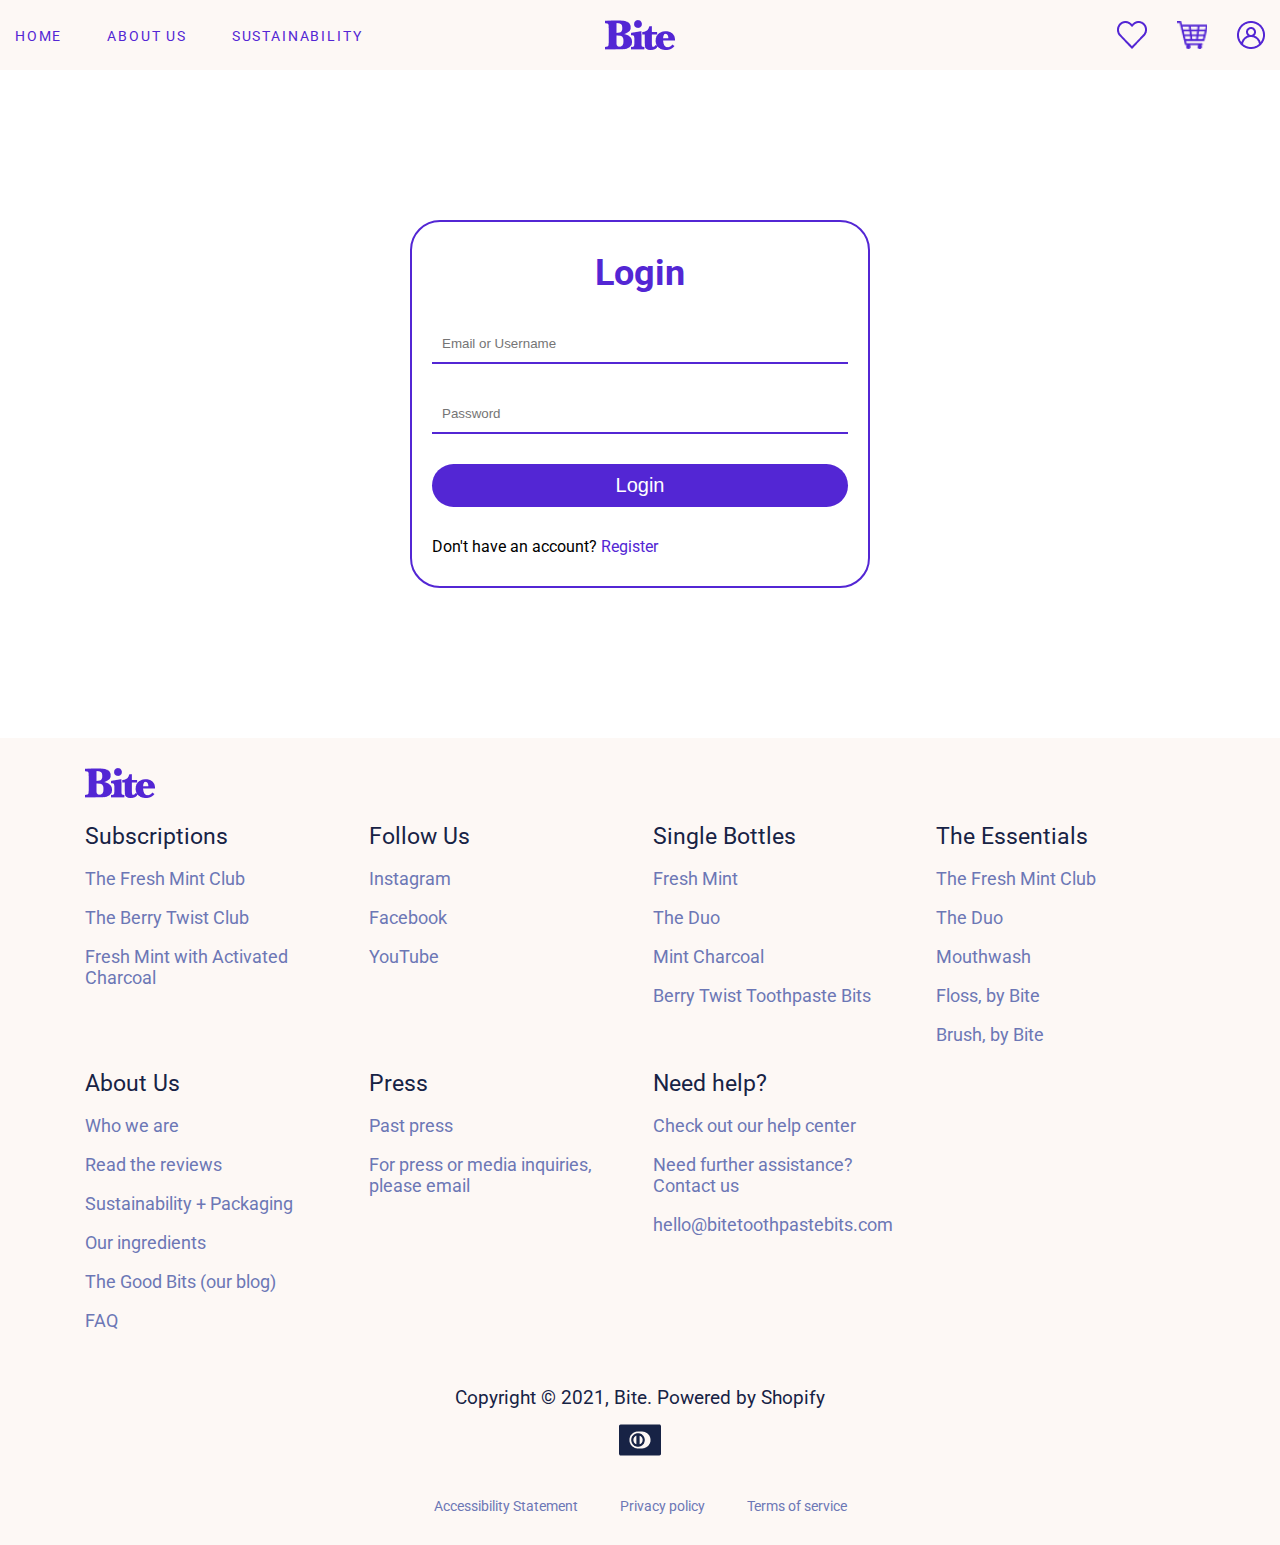
<file: pages/favorites.html>
<!DOCTYPE html>
<html lang="en">

<head>
  <meta charset="UTF-8">
  <meta name="viewport" content="width=device-width, initial-scale=1.0">
  <link rel="stylesheet" href="../css/reset.css">
  <link rel="stylesheet" href="../css/favorites.css">
  <link rel="stylesheet" href="../css/media-css/mediaFavorites.css">
  <title>FAVORITES</title>
</head>

<body>
  <header class="header">
    <div class="container">
      <div class="header-menu-hamb">
        <div class="header-menu-hamb-field" id="header-menu-hamb">
          <span class="bar"></span>
          <span class="bar"></span>
          <span class="bar"></span>
        </div>
      </div>

      <div class="popup" id="popup"></div>

      <nav class="header-nav">
        <ul class="header-list" id="menu">
          <li class="header-item">
            <a class="header-link" href="catalog.html">SHOP</a>
          </li>
          <li class="header-item">
            <a class="header-link" href="about.html">ABOUT US</a>
          </li>
          <li class="header-item">
            <a class="header-link" href="reviews.html">REVIEWS</a>
          </li>
        </ul>
      </nav>

      <a href="index.html">
        <img class="header-logo" src="../img/header-logo.png" alt="logo-Bite">
      </a>

      <div class="header-image">
        <a href="favorites.html">
          <img class="header-image-favorites" src="../img/header-favorites.png" alt="image-favorites">
        </a>
        <a href="cart.html">
          <img class="header-image-basket" src="../img/header-cart.png" alt="image-cart">
        </a>
        <a href="signin.html">
          <img class="header-image-account" src="../img/header-account.png" alt="image-account">
        </a>
      </div>
    </div>
  </header>

  <main class="main">
    <div class="container">
      <h1 class="favorites-title">PRODUCTS ADDED TO FAVORITES</h1>
            
      <div class="favorites-container" id="favorites-container">

      </div>
    </div>
  </main>

  <footer class="footer">
    <div class="container">
      <a href="index.html">
        <img class="footer-logo" src="../img/footer-logo.png" alt="logo-Bite">
      </a>
      <div class="footer-grid">
        <div class="footer-grid-card">
          <p class="footer-grid-card-title">Subscriptions</p>
          <ul class="footer-grid-card-list">
            <li class="footer-grid-card-item">
              <a class="footer-grid-card-link" href="#!">The Fresh Mint Club</a>
            </li>
            <li class="footer-grid-card-item">
              <a class="footer-grid-card-link" href="#!">The Berry Twist Club</a>
            </li>
            <li class="footer-grid-card-item">
              <a class="footer-grid-card-link" href="#!">Fresh Mint with Activated Charcoal</a>
            </li>
          </ul>
        </div>

        <div class="footer-grid-card">
          <p class="footer-grid-card-title">Follow Us</p>
          <ul class="footer-grid-card-list">
            <li class="footer-grid-card-item">
              <a class="footer-grid-card-link" href="#!">Instagram</a>
            </li>
            <li class="footer-grid-card-item">
              <a class="footer-grid-card-link" href="#!">Facebook</a>
            </li>
            <li class="footer-grid-card-item">
              <a class="footer-grid-card-link" href="#!">YouTube</a>
            </li>
          </ul>
        </div>

        <div class="footer-grid-card">
          <p class="footer-grid-card-title">Single Bottles</p>
          <ul class="footer-grid-card-list">
            <li class="footer-grid-card-item">
              <a class="footer-grid-card-link" href="#!">Fresh Mint</a>
            </li>
            <li class="footer-grid-card-item">
              <a class="footer-grid-card-link" href="#!">The Duo</a>
            </li>
            <li class="footer-grid-card-item">
              <a class="footer-grid-card-link" href="#!">Mint Charcoal</a>
            </li>
            <li class="footer-grid-card-item">
              <a class="footer-grid-card-link" href="#!">Berry Twist Toothpaste Bits</a>
            </li>
          </ul>
        </div>

        <div class="footer-grid-card">
          <p class="footer-grid-card-title">The Essentials</p>
          <ul class="footer-grid-card-list">
            <li class="footer-grid-card-item">
              <a class="footer-grid-card-link" href="#!">The Fresh Mint Club</a>
            </li>
            <li class="footer-grid-card-item">
              <a class="footer-grid-card-link" href="#!">The Duo</a>
            </li>
            <li class="footer-grid-card-item">
              <a class="footer-grid-card-link" href="#!">Mouthwash</a>
            </li>
            <li class="footer-grid-card-item">
              <a class="footer-grid-card-link" href="#!">Floss, by Bite</a>
            </li>
            <li class="footer-grid-card-item">
              <a class="footer-grid-card-link" href="#!">Brush, by Bite</a>
            </li>
          </ul>
        </div>

        <div class="footer-grid-card">
          <p class="footer-grid-card-title">About Us</p>
          <ul class="footer-grid-card-list">
            <li class="footer-grid-card-item">
              <a class="footer-grid-card-link" href="#!">Who we are</a>
            </li>
            <li class="footer-grid-card-item">
              <a class="footer-grid-card-link" href="#!">Read the reviews</a>
            </li>
            <li class="footer-grid-card-item">
              <a class="footer-grid-card-link" href="#!">Sustainability + Packaging</a>
            </li>
            <li class="footer-grid-card-item">
              <a class="footer-grid-card-link" href="#!">Our ingredients</a>
            </li>
            <li class="footer-grid-card-item">
              <a class="footer-grid-card-link" href="#!">The Good Bits (our blog)</a>
            </li>
            <li class="footer-grid-card-item">
              <a class="footer-grid-card-link" href="#!">FAQ</a>
            </li>
          </ul>
        </div>

        <div class="footer-grid-card">
          <p class="footer-grid-card-title">Press</p>
          <ul class="footer-grid-card-list">
            <li class="footer-grid-card-item">
              <a class="footer-grid-card-link" href="#!">Past press</a>
            </li>
            <li class="footer-grid-card-item">
              <a class="footer-grid-card-link" href="#!">For press or media inquiries, please email</a>
            </li>
          </ul>
        </div>

        <div class="footer-grid-card">
          <p class="footer-grid-card-title">Need help?</p>
          <ul class="footer-grid-card-list">
            <li class="footer-grid-card-item">
              <a class="footer-grid-card-link" href="#!">Check out our help center</a>
            </li>
            <li class="footer-grid-card-item">
              <a class="footer-grid-card-link">Need further assistance? Contact us</a>
            </li>
            <li class="footer-grid-card-item">
              <a class="footer-grid-card-link" href="#!">hello@bitetoothpastebits.com</a>
            </li>
          </ul>
        </div>
      </div>

      <p class="footer-copyright-text">Copyright © 2021, Bite. Powered by Shopify</p>
      <img class="footer-copyright-image" src="../img/footer-image.png" alt="image">
      <nav class="footer-legal-nav">
        <ul class="footer-legal-list">
          <li class="footer-legal-item">
            <a class="footer-legal-link" href="#!">Accessibility Statement</a>
          </li>
          <li class="footer-legal-item">
            <a class="footer-legal-link" href="#!">Privacy policy</a>
          </li>
          <li class="footer-legal-item">
            <a class="footer-legal-link" href="#!">Terms of service</a>
          </li>
        </ul>
      </nav>
    </div>
  </footer>

  <script src="../js/favorites.js"></script>
  <script src="../js/burgerMenu.js"></script>
</body>

</html>
</file>
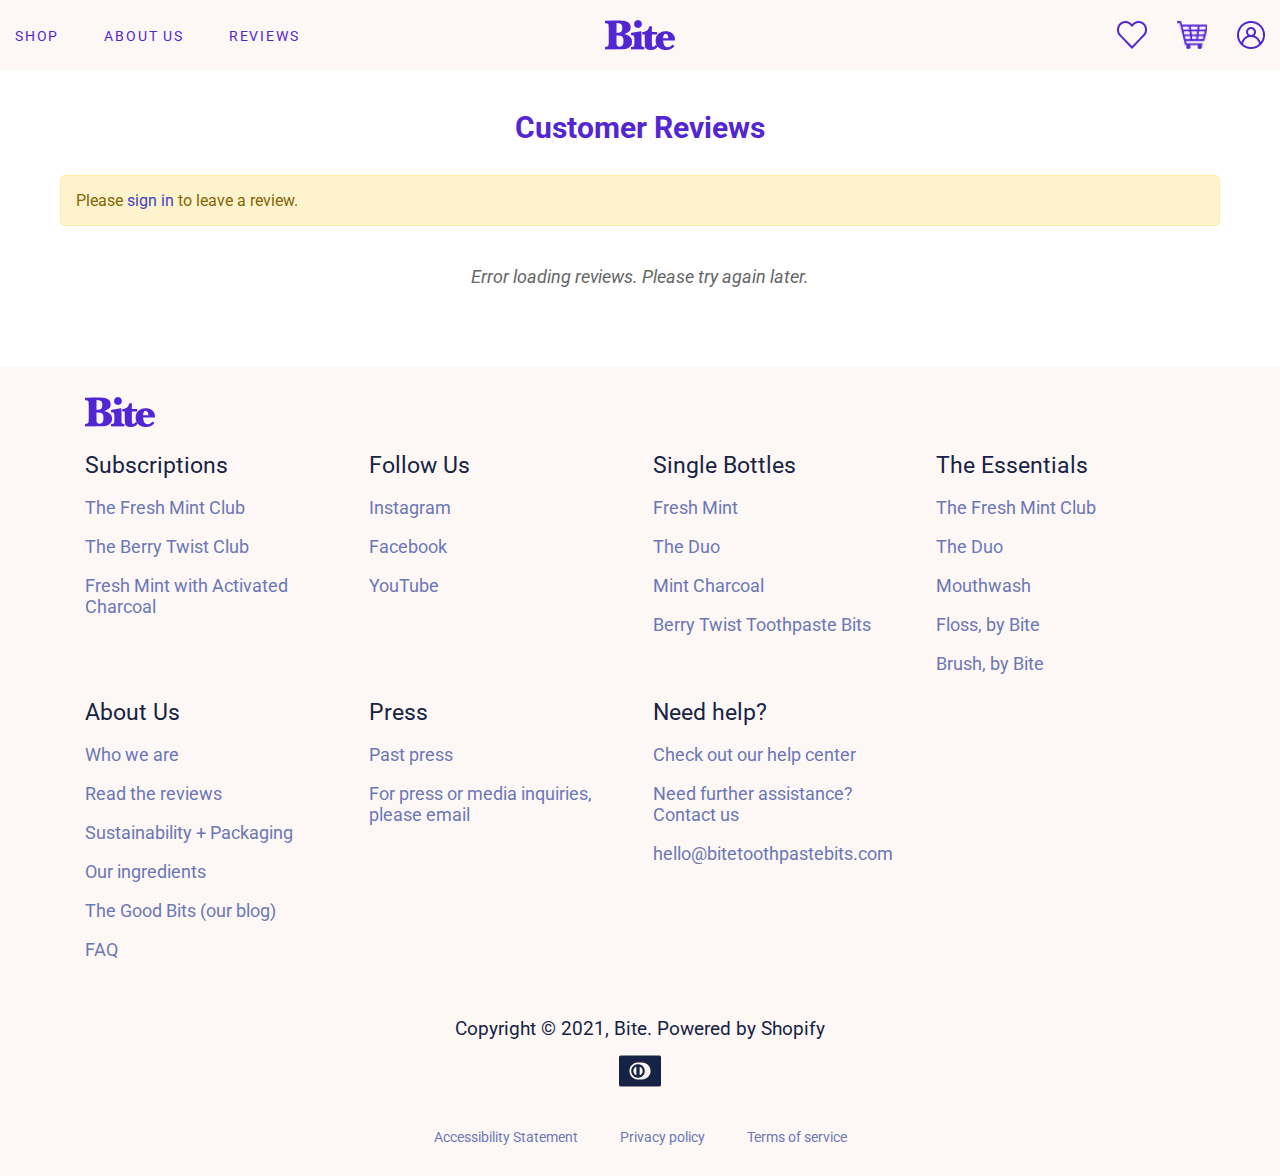
<file: pages/reviews.html>
<!DOCTYPE html>
<html lang="en">

<head>
  <meta charset="UTF-8">
  <meta name="viewport" content="width=device-width, initial-scale=1.0">
  <link rel="stylesheet" href="../css/reset.css">
  <link rel="stylesheet" href="../css/reviews.css">
  <link rel="stylesheet" href="../css/media-css/mediaReviews.css">
  <title>REVIEWS</title>
</head>

<body>
  <header class="header">
    <div class="container">
      <div class="header-menu-hamb">
        <div class="header-menu-hamb-field" id="header-menu-hamb">
          <span class="bar"></span>
          <span class="bar"></span>
          <span class="bar"></span>
        </div>
      </div>

      <div class="popup" id="popup"></div>

      <nav class="header-nav">
        <ul class="header-list" id="menu">
          <li class="header-item">
            <a class="header-link" href="catalog.html">SHOP</a>
          </li>
          <li class="header-item">
            <a class="header-link" href="about.html">ABOUT US</a>
          </li>
          <li class="header-item">
            <a class="header-link" href="reviews.html">REVIEWS</a>
          </li>
        </ul>
      </nav>
    
      <a href="index.html">
        <img class="header-logo" src="../img/header-logo.png" alt="logo-Bite">
      </a>

      <div class="header-image">
        <a href="favorites.html">
          <img class="header-image-favorites" src="../img/header-favorites.png" alt="image-favorites">
        </a>
        <a href="cart.html">
          <img class="header-image-basket" src="../img/header-cart.png" alt="image-cart">
        </a>
        <a href="signin.html">
          <img class="header-image-account" src="../img/header-account.png" alt="image-account">
        </a>
      </div>
    </div>
  </header>

  <main class="main">
    <div class="container">
      <div class="reviews-container">
        <h1 class="reviews-title">Customer Reviews</h1>
        
        <div id="reviews-form-container">

        </div>

        <div class="reviews-list" id="reviews-list">

        </div>
      </div>
    </div>
  </main>

  <footer class="footer">
    <div class="container">
      <a href="#!"><img class="footer-logo" src="../img/footer-logo.png" alt="logo-Bite"></a>
      <div class="footer-grid">
        <div class="footer-grid-card1">
          <p class="footer-grid-card-title">Subscriptions</p>
          <ul class="footer-grid-card-list">
            <li class="footer-grid-card-item">
              <a class="footer-grid-card-link" href="#!">The Fresh Mint Club</a>
            </li>
            <li class="footer-grid-card-item">
              <a class="footer-grid-card-link" href="#!">The Berry Twist Club</a>
            </li>
            <li class="footer-grid-card-item">
              <a class="footer-grid-card-link" href="#!">Fresh Mint with Activated Charcoal</a>
            </li>
          </ul>
        </div>

        <div class="footer-grid-card2">
          <p class="footer-grid-card-title">Follow Us</p>
          <ul class="footer-grid-card-list">
            <li class="footer-grid-card-item">
              <a class="footer-grid-card-link" href="#!">Instagram</a>
            </li>
            <li class="footer-grid-card-item">
              <a class="footer-grid-card-link" href="#!">Facebook</a>
            </li>
            <li class="footer-grid-card-item">
              <a class="footer-grid-card-link" href="#!">YouTube</a>
            </li>
          </ul>
        </div>

        <div class="footer-grid-card3">
          <p class="footer-grid-card-title">Single Bottles</p>
          <ul class="footer-grid-card-list">
            <li class="footer-grid-card-item">
              <a class="footer-grid-card-link" href="#!">Fresh Mint</a>
            </li>
            <li class="footer-grid-card-item">
              <a class="footer-grid-card-link" href="#!">The Duo</a>
            </li>
            <li class="footer-grid-card-item">
              <a class="footer-grid-card-link" href="#!">Mint Charcoal</a>
            </li>
            <li class="footer-grid-card-item">
              <a class="footer-grid-card-link" href="#!">Berry Twist Toothpaste Bits</a>
            </li>
          </ul>
        </div>

        <div class="footer-grid-card4">
          <p class="footer-grid-card-title">The Essentials</p>
          <ul class="footer-grid-card-list">
            <li class="footer-grid-card-item">
              <a class="footer-grid-card-link" href="#!">The Fresh Mint Club</a>
            </li>
            <li class="footer-grid-card-item">
              <a class="footer-grid-card-link" href="#!">The Duo</a>
            </li>
            <li class="footer-grid-card-item">
              <a class="footer-grid-card-link" href="#!">Mouthwash</a>
            </li>
            <li class="footer-grid-card-item">
              <a class="footer-grid-card-link" href="#!">Floss, by Bite</a>
            </li>
            <li class="footer-grid-card-item">
              <a class="footer-grid-card-link" href="#!">Brush, by Bite</a>
            </li>
          </ul>
        </div>

        <div class="footer-grid-card5">
          <p class="footer-grid-card-title">About Us</p>
          <ul class="footer-grid-card-list">
            <li class="footer-grid-card-item">
              <a class="footer-grid-card-link" href="#!">Who we are</a>
            </li>
            <li class="footer-grid-card-item">
              <a class="footer-grid-card-link" href="#!">Read the reviews</a>
            </li>
            <li class="footer-grid-card-item">
              <a class="footer-grid-card-link" href="#!">Sustainability + Packaging</a>
            </li>
            <li class="footer-grid-card-item">
              <a class="footer-grid-card-link" href="#!">Our ingredients</a>
            </li>
            <li class="footer-grid-card-item">
              <a class="footer-grid-card-link" href="#!">The Good Bits (our blog)</a>
            </li>
            <li class="footer-grid-card-item">
              <a class="footer-grid-card-link" href="#!">FAQ</a>
            </li>
          </ul>
        </div>

        <div class="footer-grid-card6">
          <p class="footer-grid-card-title">Press</p>
          <ul class="footer-grid-card-list">
            <li class="footer-grid-card-item">
              <a class="footer-grid-card-link" href="#!">Past press</a>
            </li>
            <li class="footer-grid-card-item">
              <a class="footer-grid-card-link" href="#!">For press or media inquiries, please email</a>
            </li>
          </ul>
        </div>

        <div class="footer-grid-card7">
          <p class="footer-grid-card-title">Need help?</p>
          <ul class="footer-grid-card-list">
            <li class="footer-grid-card-item">
              <a class="footer-grid-card-link" href="#!">Check out our help center</a>
            </li>
            <li class="footer-grid-card-item">
              <a class="footer-grid-card-link">Need further assistance? Contact us</a>
            </li>
            <li class="footer-grid-card-item">
              <a class="footer-grid-card-link" href="#!">hello@bitetoothpastebits.com</a>
            </li>
          </ul>
        </div>
      </div>

      <p class="footer-copyright-text">Copyright © 2021, Bite. Powered by Shopify</p>
      <img class="footer-copyright-image" src="../img/footer-image.png" alt="image">
      <nav class="footer-legal-nav">
        <ul class="footer-legal-list">
          <li class="footer-legal-item">
            <a class="footer-legal-link" href="#!">Accessibility Statement</a>
          </li>
          <li class="footer-legal-item">
            <a class="footer-legal-link" href="#!">Privacy policy</a>
          </li>
          <li class="footer-legal-item">
            <a class="footer-legal-link" href="#!">Terms of service</a>
          </li>
        </ul>
      </nav>
    </div>
  </footer>

  <script src="../js/burgerMenu.js"></script>
  <script src="../js/reviews.js"></script>
</body>

</html>
</file>
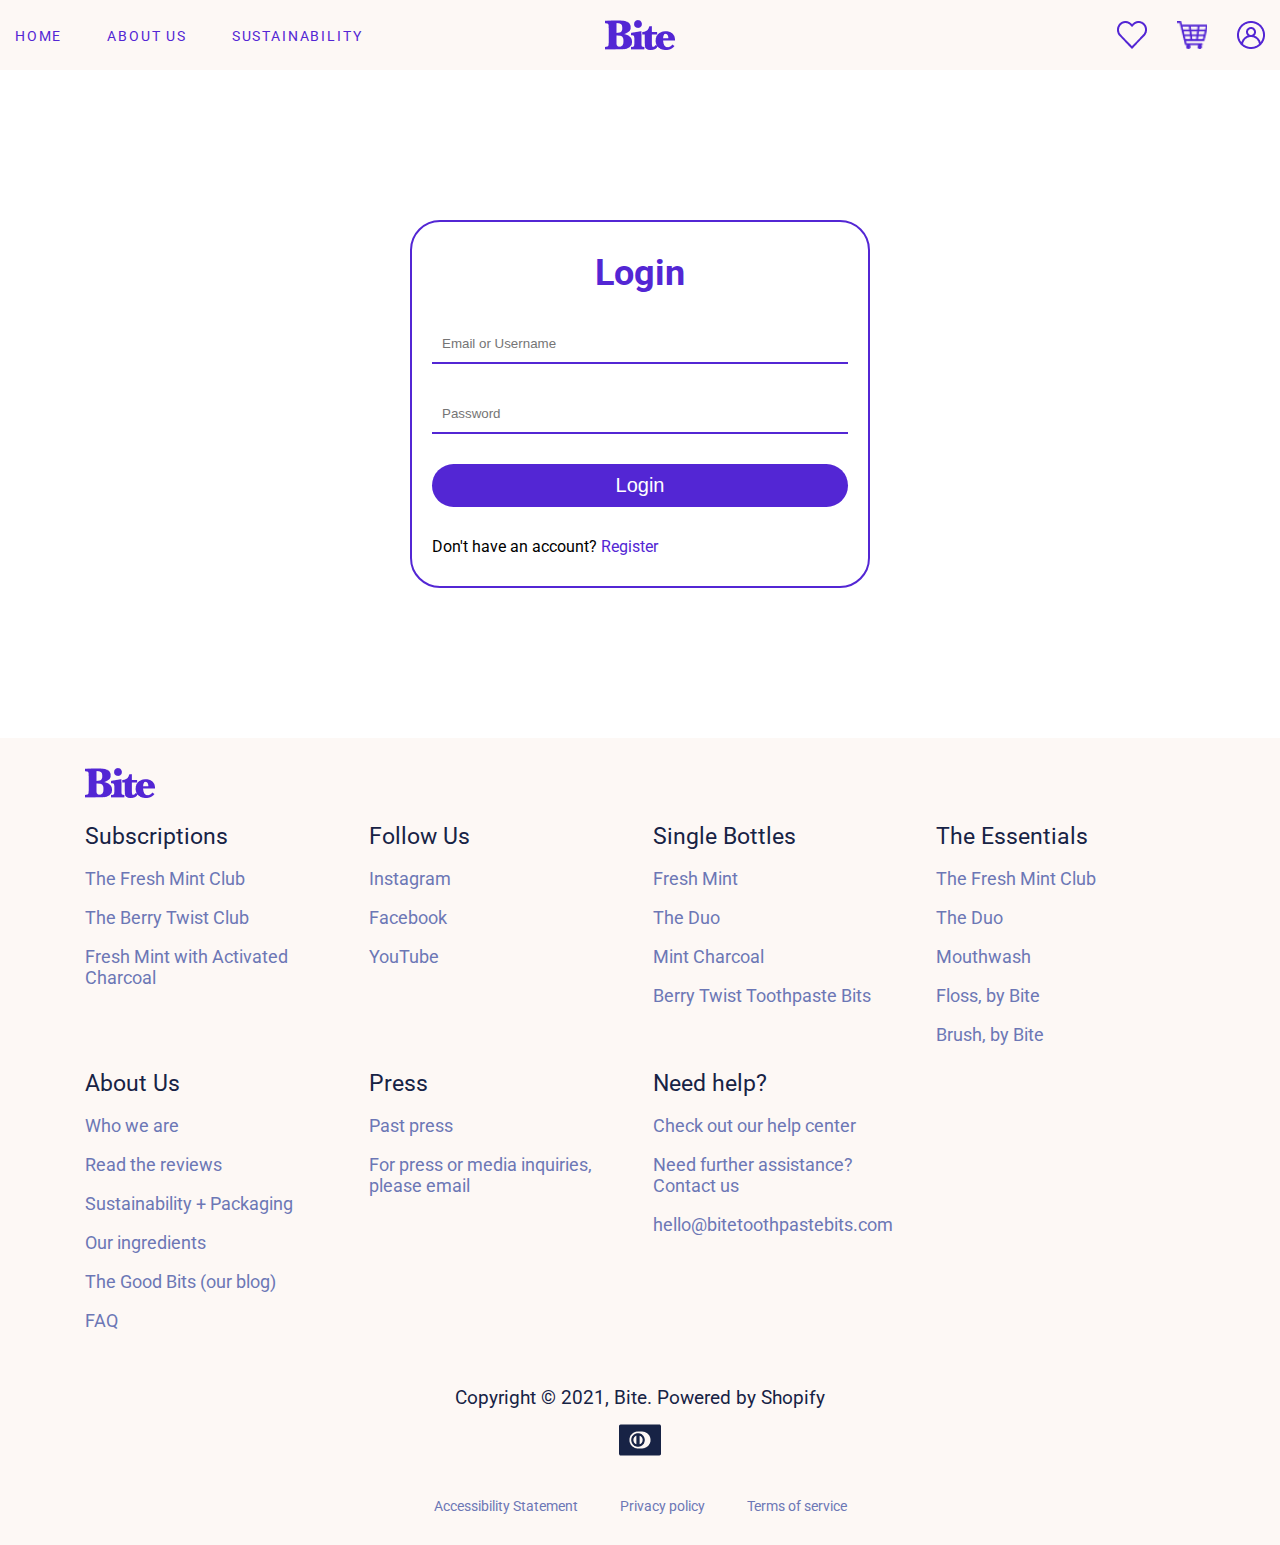
<file: pages/signin.html>
<!DOCTYPE html>
<html lang="en">

<head>
  <meta charset="UTF-8">
  <meta name="viewport" content="width=device-width, initial-scale=1.0">
  <link rel="stylesheet" href="../css/reset.css">
  <link rel="stylesheet" href="../css/signin.css">
  <title>SIGNIN</title>
</head>

<body>
  <header class="header">
    <div class="container">
      <div class="header-menu-hamb">
        <div class="header-menu-hamb-field" id="header-menu-hamb">
          <span class="bar"></span>
          <span class="bar"></span>
          <span class="bar"></span>
        </div>
      </div>

      <div class="popup" id="popup"></div>

      <nav class="header-nav">
        <ul class="header-list" id="menu">
          <li class="header-item">
            <a class="header-link" href="index.html">HOME</a>
          </li>
          <li class="header-item">
            <a class="header-link" href="#!">ABOUT US</a>
          </li>
          <li class="header-item">
            <a class="header-link" href="#!">SUSTAINABILITY</a>
          </li>
        </ul>
      </nav>

      <a href="index.html">
        <img class="header-logo" src="../img/header-logo.png" alt="logo-Bite">
      </a>

      <div class="header-image">
        <a href="favorites.html">
          <img class="header-image-favorites" src="../img/header-favorites.png" alt="image-favorites">
        </a>
        <a href="cart.html">
          <img class="header-image-basket" src="../img/header-cart.png" alt="image-cart">
        </a>
        <a href="signin.html">
          <img class="header-image-account" src="../img/header-account.png" alt="image-account">
        </a>
      </div>
    </div>
  </header>

  <main class="main">
    <div class="container">
      <form id="loginForm">
        <h1>Login</h1>

        <div class="input-box">
          <input type="text" placeholder="Email or Username" name="login" id="login" required>
          <div class="error-message" id="loginError"></div>
        </div>

        <div class="input-box">
          <input type="password" placeholder="Password" name="password" id="password" required>
          <div class="error-message" id="passwordError"></div>
        </div>

        <button type="submit" class="btn">Login</button>

        <p class="main-text">Don't have an account? 
          <a class="main-text-link" href="signup.html">Register</a>
        </p>
      </form>
    </div>
  </main>

  <footer class="footer">
    <div class="container">
      <a href="index.html">
        <img class="footer-logo" src="../img/footer-logo.png" alt="logo-Bite">
      </a>
      <div class="footer-grid">
        <div class="footer-grid-card">
          <p class="footer-grid-card-title">Subscriptions</p>
          <ul class="footer-grid-card-list">
            <li class="footer-grid-card-item">
              <a class="footer-grid-card-link" href="#!">The Fresh Mint Club</a>
            </li>
            <li class="footer-grid-card-item">
              <a class="footer-grid-card-link" href="#!">The Berry Twist Club</a>
            </li>
            <li class="footer-grid-card-item">
              <a class="footer-grid-card-link" href="#!">Fresh Mint with Activated Charcoal</a>
            </li>
          </ul>
        </div>

        <div class="footer-grid-card">
          <p class="footer-grid-card-title">Follow Us</p>
          <ul class="footer-grid-card-list">
            <li class="footer-grid-card-item">
              <a class="footer-grid-card-link" href="#!">Instagram</a>
            </li>
            <li class="footer-grid-card-item">
              <a class="footer-grid-card-link" href="#!">Facebook</a>
            </li>
            <li class="footer-grid-card-item">
              <a class="footer-grid-card-link" href="#!">YouTube</a>
            </li>
          </ul>
        </div>

        <div class="footer-grid-card">
          <p class="footer-grid-card-title">Single Bottles</p>
          <ul class="footer-grid-card-list">
            <li class="footer-grid-card-item">
              <a class="footer-grid-card-link" href="#!">Fresh Mint</a>
            </li>
            <li class="footer-grid-card-item">
              <a class="footer-grid-card-link" href="#!">The Duo</a>
            </li>
            <li class="footer-grid-card-item">
              <a class="footer-grid-card-link" href="#!">Mint Charcoal</a>
            </li>
            <li class="footer-grid-card-item">
              <a class="footer-grid-card-link" href="#!">Berry Twist Toothpaste Bits</a>
            </li>
          </ul>
        </div>

        <div class="footer-grid-card">
          <p class="footer-grid-card-title">The Essentials</p>
          <ul class="footer-grid-card-list">
            <li class="footer-grid-card-item">
              <a class="footer-grid-card-link" href="#!">The Fresh Mint Club</a>
            </li>
            <li class="footer-grid-card-item">
              <a class="footer-grid-card-link" href="#!">The Duo</a>
            </li>
            <li class="footer-grid-card-item">
              <a class="footer-grid-card-link" href="#!">Mouthwash</a>
            </li>
            <li class="footer-grid-card-item">
              <a class="footer-grid-card-link" href="#!">Floss, by Bite</a>
            </li>
            <li class="footer-grid-card-item">
              <a class="footer-grid-card-link" href="#!">Brush, by Bite</a>
            </li>
          </ul>
        </div>

        <div class="footer-grid-card">
          <p class="footer-grid-card-title">About Us</p>
          <ul class="footer-grid-card-list">
            <li class="footer-grid-card-item">
              <a class="footer-grid-card-link" href="#!">Who we are</a>
            </li>
            <li class="footer-grid-card-item">
              <a class="footer-grid-card-link" href="#!">Read the reviews</a>
            </li>
            <li class="footer-grid-card-item">
              <a class="footer-grid-card-link" href="#!">Sustainability + Packaging</a>
            </li>
            <li class="footer-grid-card-item">
              <a class="footer-grid-card-link" href="#!">Our ingredients</a>
            </li>
            <li class="footer-grid-card-item">
              <a class="footer-grid-card-link" href="#!">The Good Bits (our blog)</a>
            </li>
            <li class="footer-grid-card-item">
              <a class="footer-grid-card-link" href="#!">FAQ</a>
            </li>
          </ul>
        </div>

        <div class="footer-grid-card">
          <p class="footer-grid-card-title">Press</p>
          <ul class="footer-grid-card-list">
            <li class="footer-grid-card-item">
              <a class="footer-grid-card-link" href="#!">Past press</a>
            </li>
            <li class="footer-grid-card-item">
              <a class="footer-grid-card-link" href="#!">For press or media inquiries, please email</a>
            </li>
          </ul>
        </div>

        <div class="footer-grid-card">
          <p class="footer-grid-card-title">Need help?</p>
          <ul class="footer-grid-card-list">
            <li class="footer-grid-card-item">
              <a class="footer-grid-card-link" href="#!">Check out our help center</a>
            </li>
            <li class="footer-grid-card-item">
              <a class="footer-grid-card-link">Need further assistance? Contact us</a>
            </li>
            <li class="footer-grid-card-item">
              <a class="footer-grid-card-link" href="#!">hello@bitetoothpastebits.com</a>
            </li>
          </ul>
        </div>
      </div>

      <p class="footer-copyright-text">Copyright © 2021, Bite. Powered by Shopify</p>
      <img class="footer-copyright-image" src="../img/footer-image.png" alt="image">
      <nav class="footer-legal-nav">
        <ul class="footer-legal-list">
          <li class="footer-legal-item">
            <a class="footer-legal-link" href="#!">Accessibility Statement</a>
          </li>
          <li class="footer-legal-item">
            <a class="footer-legal-link" href="#!">Privacy policy</a>
          </li>
          <li class="footer-legal-item">
            <a class="footer-legal-link" href="#!">Terms of service</a>
          </li>
        </ul>
      </nav>
    </div>
  </footer>

  <script src="../js/auth.js"></script>
</body>

</html>
</file>
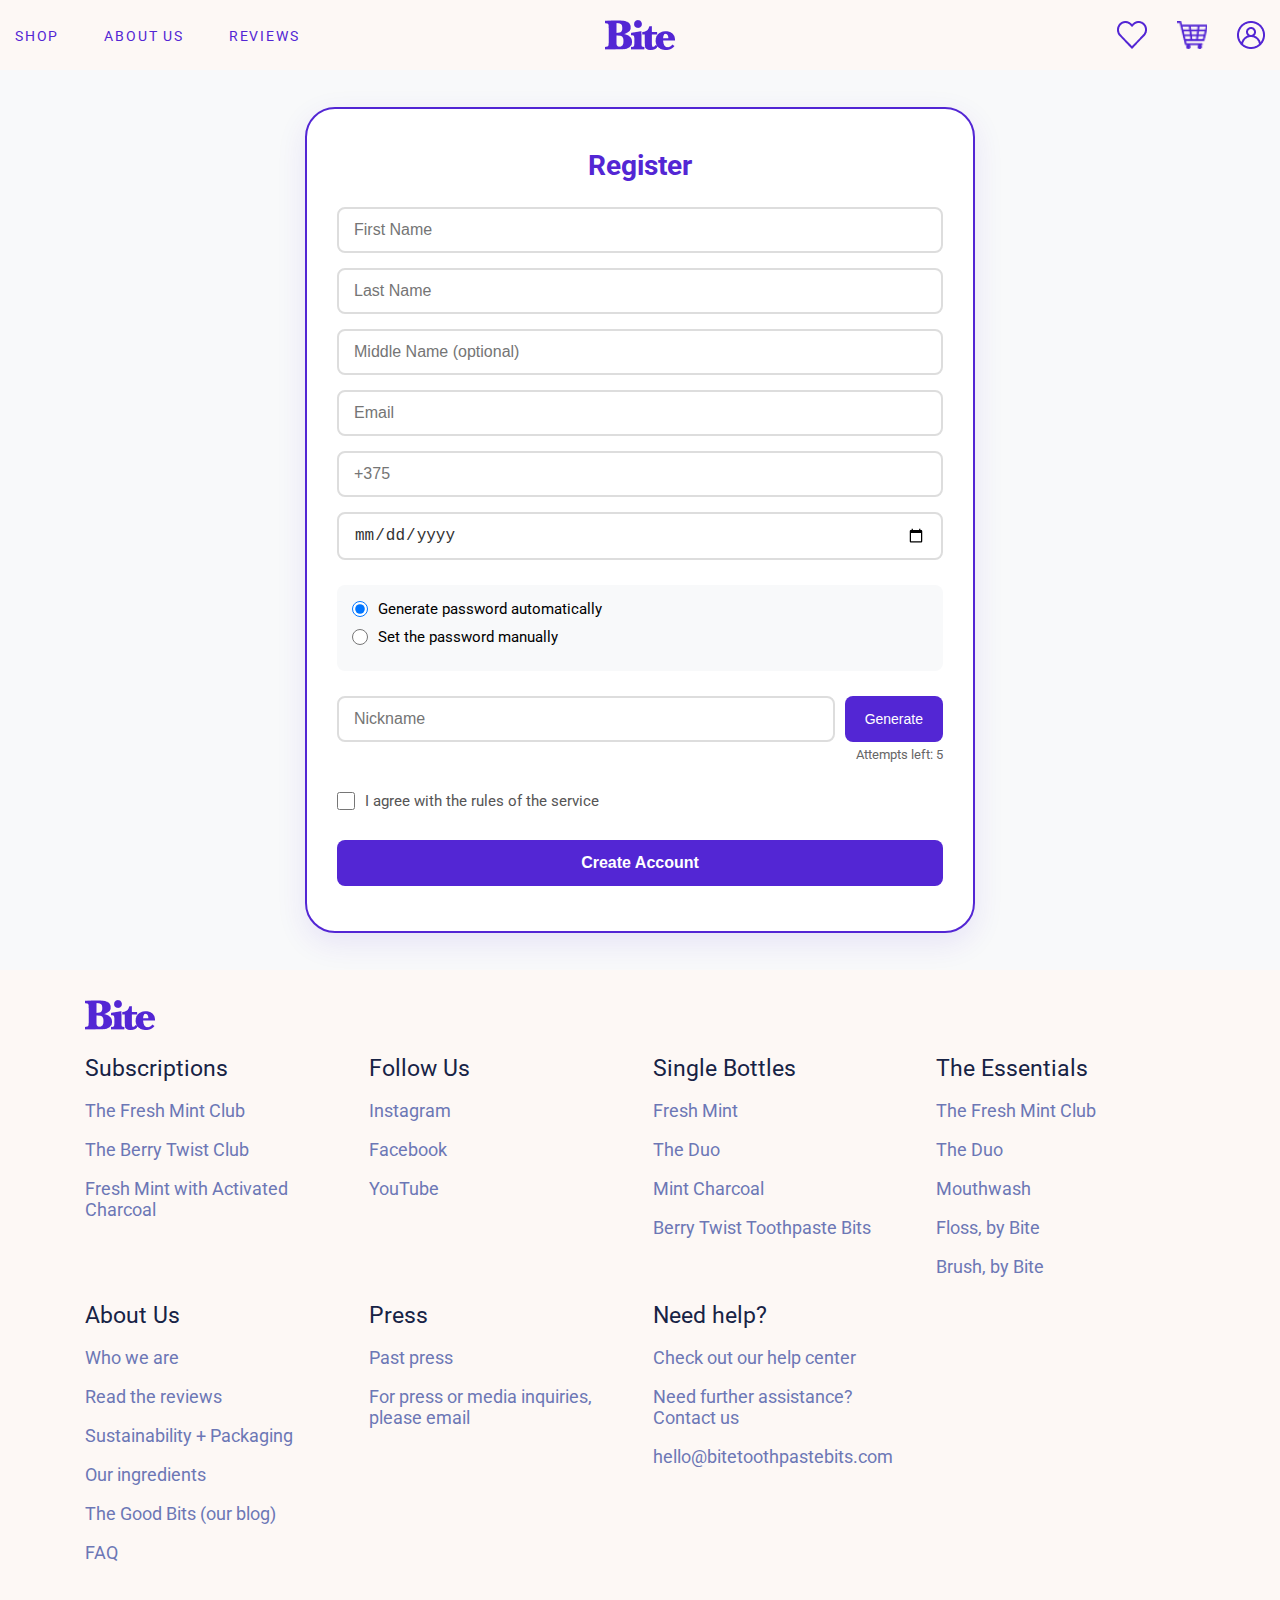
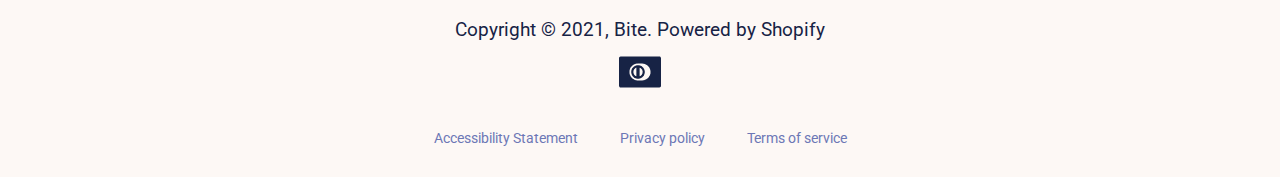
<file: pages/signup.html>
<!DOCTYPE html>
<html lang="en">

<head>
  <meta charset="UTF-8">
  <meta name="viewport" content="width=device-width, initial-scale=1.0">
  <link rel="stylesheet" href="../css/reset.css">
  <link rel="stylesheet" href="../css/signup.css">
  <link rel="stylesheet" href="../css/media-css/mediaSignup.css">
  <title>SIGNUP</title>
</head>

<body>
  <header class="header">
    <div class="container">
      <div class="header-menu-hamb">
        <div class="header-menu-hamb-field" id="header-menu-hamb">
          <span class="bar"></span>
          <span class="bar"></span>
          <span class="bar"></span>
        </div>
      </div>

      <div class="popup" id="popup"></div>

      <nav class="header-nav">
        <ul class="header-list" id="menu">
          <li class="header-item">
            <a class="header-link" href="catalog.html">SHOP</a>
          </li>
          <li class="header-item">
            <a class="header-link" href="about.html">ABOUT US</a>
          </li>
          <li class="header-item">
            <a class="header-link" href="reviews.html">REVIEWS</a>
          </li>
        </ul>
      </nav>

      <a href="index.html">
        <img class="header-logo" src="../img/header-logo.png" alt="logo-Bite">
      </a>

      <div class="header-image">
        <a href="favorites.html">
          <img class="header-image-favorites" src="../img/header-favorites.png" alt="image-favorites">
        </a>
        <a href="cart.html">
          <img class="header-image-basket" src="../img/header-cart.png" alt="image-cart">
        </a>
        <a href="signin.html">
          <img class="header-image-account" src="../img/header-account.png" alt="image-account">
        </a>
      </div>
    </div>
  </header>

  <main class="main">
    <div class="container">
      <form id="registerForm">
        <h1>Register</h1>

        <div class="input-box-container">
          <div class="input-box">
            <input type="text" placeholder="First Name" name="firstName" id="firstName">
            <div class="error-message" id="firstNameError"></div>
          </div>
          <div class="input-box">
            <input type="text" placeholder="Last Name" name="lastName" id="lastName">
            <div class="error-message" id="lastNameError"></div>
          </div>
          <div class="input-box">
            <input type="text" placeholder="Middle Name (optional)" name="middleName" id="middleName">
            <div class="error-message" id="middleNameError"></div>
          </div>
          <div class="input-box">
            <input type="email" placeholder="Email" name="email" id="email">
            <div class="error-message" id="emailError"></div>
          </div>
          <div class="input-box">
            <input type="tel" placeholder="+375" name="phone" id="phone" pattern="\+375[0-9]{9}">
            <div class="error-message" id="phoneError"></div>
          </div>
          <div class="input-box">
            <input type="date" placeholder="Birthdate" name="birthDate" id="birthDate">
            <div class="error-message" id="birthDateError"></div>
          </div>
          <div class="input-box">
            <div class="password-options">
              <label>
                <input type="radio" name="passwordOption" value="auto" checked> Generate password automatically
              </label>
              <label>
                <input type="radio" name="passwordOption" value="manual"> Set the password manually
              </label>
            </div>
          </div>
          <div class="input-box manual-password" style="display: none;">
            <input type="password" placeholder="Password" name="password" id="password">
            <div class="error-message" id="passwordError"></div>
          </div>
          <div class="input-box manual-password" style="display: none;">
            <input type="password" placeholder="Repeat password" name="repeatPassword" id="repeatPassword">
            <div class="error-message" id="repeatPasswordError"></div>
          </div>
          <div class="input-box">
            <div class="username-generator">
              <input type="text" placeholder="Nickname" name="username" id="username">
              <button type="button" id="generateUsername" class="generate-btn">Generate</button>
            </div>
            <div class="error-message" id="usernameError"></div>
            <div class="attempts-counter">Attempts left: <span id="attemptsLeft">5</span></div>
          </div>     

          <div class="checkbox-group">
            <input type="checkbox" id="agree" name="agree">
            <label for="agree" class="required">I agree with the rules of the service</label>
            <div class="error-message" id="agreeError"></div>
          </div>
        </div>

        <button type="submit" class="btn" id="registerBtn" disabled>Create Account</button>
      </form>
    </div>
  </main>

  <footer class="footer">
    <div class="container">
      <a href="index.html">
        <img class="footer-logo" src="../img/footer-logo.png" alt="logo-Bite">
      </a>
      <div class="footer-grid">
        <div class="footer-grid-card">
          <p class="footer-grid-card-title">Subscriptions</p>
          <ul class="footer-grid-card-list">
            <li class="footer-grid-card-item">
              <a class="footer-grid-card-link" href="#!">The Fresh Mint Club</a>
            </li>
            <li class="footer-grid-card-item">
              <a class="footer-grid-card-link" href="#!">The Berry Twist Club</a>
            </li>
            <li class="footer-grid-card-item">
              <a class="footer-grid-card-link" href="#!">Fresh Mint with Activated Charcoal</a>
            </li>
          </ul>
        </div>

        <div class="footer-grid-card">
          <p class="footer-grid-card-title">Follow Us</p>
          <ul class="footer-grid-card-list">
            <li class="footer-grid-card-item">
              <a class="footer-grid-card-link" href="#!">Instagram</a>
            </li>
            <li class="footer-grid-card-item">
              <a class="footer-grid-card-link" href="#!">Facebook</a>
            </li>
            <li class="footer-grid-card-item">
              <a class="footer-grid-card-link" href="#!">YouTube</a>
            </li>
          </ul>
        </div>

        <div class="footer-grid-card">
          <p class="footer-grid-card-title">Single Bottles</p>
          <ul class="footer-grid-card-list">
            <li class="footer-grid-card-item">
              <a class="footer-grid-card-link" href="#!">Fresh Mint</a>
            </li>
            <li class="footer-grid-card-item">
              <a class="footer-grid-card-link" href="#!">The Duo</a>
            </li>
            <li class="footer-grid-card-item">
              <a class="footer-grid-card-link" href="#!">Mint Charcoal</a>
            </li>
            <li class="footer-grid-card-item">
              <a class="footer-grid-card-link" href="#!">Berry Twist Toothpaste Bits</a>
            </li>
          </ul>
        </div>

        <div class="footer-grid-card">
          <p class="footer-grid-card-title">The Essentials</p>
          <ul class="footer-grid-card-list">
            <li class="footer-grid-card-item">
              <a class="footer-grid-card-link" href="#!">The Fresh Mint Club</a>
            </li>
            <li class="footer-grid-card-item">
              <a class="footer-grid-card-link" href="#!">The Duo</a>
            </li>
            <li class="footer-grid-card-item">
              <a class="footer-grid-card-link" href="#!">Mouthwash</a>
            </li>
            <li class="footer-grid-card-item">
              <a class="footer-grid-card-link" href="#!">Floss, by Bite</a>
            </li>
            <li class="footer-grid-card-item">
              <a class="footer-grid-card-link" href="#!">Brush, by Bite</a>
            </li>
          </ul>
        </div>

        <div class="footer-grid-card">
          <p class="footer-grid-card-title">About Us</p>
          <ul class="footer-grid-card-list">
            <li class="footer-grid-card-item">
              <a class="footer-grid-card-link" href="#!">Who we are</a>
            </li>
            <li class="footer-grid-card-item">
              <a class="footer-grid-card-link" href="#!">Read the reviews</a>
            </li>
            <li class="footer-grid-card-item">
              <a class="footer-grid-card-link" href="#!">Sustainability + Packaging</a>
            </li>
            <li class="footer-grid-card-item">
              <a class="footer-grid-card-link" href="#!">Our ingredients</a>
            </li>
            <li class="footer-grid-card-item">
              <a class="footer-grid-card-link" href="#!">The Good Bits (our blog)</a>
            </li>
            <li class="footer-grid-card-item">
              <a class="footer-grid-card-link" href="#!">FAQ</a>
            </li>
          </ul>
        </div>

        <div class="footer-grid-card">
          <p class="footer-grid-card-title">Press</p>
          <ul class="footer-grid-card-list">
            <li class="footer-grid-card-item">
              <a class="footer-grid-card-link" href="#!">Past press</a>
            </li>
            <li class="footer-grid-card-item">
              <a class="footer-grid-card-link" href="#!">For press or media inquiries, please email</a>
            </li>
          </ul>
        </div>

        <div class="footer-grid-card">
          <p class="footer-grid-card-title">Need help?</p>
          <ul class="footer-grid-card-list">
            <li class="footer-grid-card-item">
              <a class="footer-grid-card-link" href="#!">Check out our help center</a>
            </li>
            <li class="footer-grid-card-item">
              <a class="footer-grid-card-link">Need further assistance? Contact us</a>
            </li>
            <li class="footer-grid-card-item">
              <a class="footer-grid-card-link" href="#!">hello@bitetoothpastebits.com</a>
            </li>
          </ul>
        </div>
      </div>

      <p class="footer-copyright-text">Copyright © 2021, Bite. Powered by Shopify</p>
      <img class="footer-copyright-image" src="../img/footer-image.png" alt="image">
      <nav class="footer-legal-nav">
        <ul class="footer-legal-list">
          <li class="footer-legal-item">
            <a class="footer-legal-link" href="#!">Accessibility Statement</a>
          </li>
          <li class="footer-legal-item">
            <a class="footer-legal-link" href="#!">Privacy policy</a>
          </li>
          <li class="footer-legal-item">
            <a class="footer-legal-link" href="#!">Terms of service</a>
          </li>
        </ul>
      </nav>
    </div>
  </footer>

  <script src="../js/auth.js"></script>
  <script src="../js/burgerMenu.js"></script>
</body>

</html>
</file>
<file: css/main.css>
* {
  margin: 0;
  padding: 0;
  border: 0;
  box-sizing: border-box;
  font-family: Roboto;
}

body {
  background-image: url(../img/main-img.png);
  background-repeat: no-repeat;
  background-position: center 0;
  height: 100vh;
}

a {
  text-decoration: none;
}

/* header */

.header {
  width: 1440px;
  margin: 0 auto;
  display: flex;
}

.header-nav-container {
  margin-top: 24px;
  margin-left: 42px;
}

.header-nav-list {
  display: flex;
  list-style: none;
}

.header-nav-list-item {
  margin-right: 45px;
}

.header-nav-list-link {
  font-size: 14px;
  letter-spacing: 0.13em;
  color: #5326d4;
}

.header-main-logo {
  margin-left: 252px;
  margin-top: 20px;
}

.header-image {
  margin-left: 556px;
  margin-top: 20px;
}

.header-image-basket {
  margin-right: 36px;
}

/* main-section */

.main-section {
  padding-top: 120px;
  padding-bottom: 238px;
}

.main-sec-main-container {
  width: 1078px;
  margin: 0 auto;
  text-align: center;
}

.main-sec-main-title {
  font-size: 62px;
  letter-spacing: 0.07em;
  color: #fff;
  margin-bottom: 25px;
}

.main-sec-main-text {
  font-size: 29px;
  color: #fff;
  width: 600px;
  margin: 0 auto;
  line-height: 144%;
  margin-bottom: 27px;
}

.main-sec-button {
  font-size: 18px;
  display: inline-block;
  color: #4144bf;
  border: 3px solid #4144BF;
  width: 149px;
  height: 58px;
  border-radius: 50px;
  cursor: pointer;
}

/* advertisement-section */

.advertisement-section {
  width: 1440px;
  height: 74px;
  background-color: #DEE6F3;
  margin: 0 auto;
}

/* offer-section */

.offer-sec-title {
  font-size: 24px;
  line-height: 164%;
  letter-spacing: 0.05em;
  text-align: center;
  color: #172345;
  width: 773px;
  margin: 0 auto;
  padding-top: 32px;
}

.offer-sec-text {
  font-size: 12px;
  text-align: center;
  letter-spacing: 0.17em;
  color: #172345;
  margin-top: 10px;
}

.offer-sec-description-container {
  width: 1410px;
  margin: 0 auto;
  margin-top: 74px;
  display: flex;
}

.offer-sec-description-text-container {
  margin: 153px 45px 0 48px;
  text-align: center;
}

.offer-sec-description-text {
  font-size: 23px;
  letter-spacing: 0.06em;
  text-align: center;
  color: #172345;
  width: 118px;
  line-height: 143%;
  margin-bottom: 20px;
  margin-left: 12px;
}

.offer-sec-description-button {
  font-size: 19px;
  text-align: center;
  color: #4144bf;
  background-color: white;
  width: 142px;
  height: 57px;
  border: 3px solid #4144BF;
  border-radius: 30px;
  cursor: pointer;
}

.offer-sec-description-cards-container {
  display: flex;
  gap: 20px;
}

.offer-sec-descirption-card-container {
  position: relative;
  align-items: center;
}

.offer-sec-descirption-card-container img {
  
}

.offer-sec-descirption-cards-text1 {
  font-size: 23px;
  font-weight: 400;
  line-height: 159%;
  color: #000;
  position: absolute;
  bottom: 95px;
  left: 95px;
}

.offer-sec-descirption-cards-text2 {
  font-size: 14px;
  font-weight: 400;
  line-height: 176%;
  color: #000;
  position: absolute;
  bottom: 64px;
  left: 105px;
}

/* shop-section */

.shop-section {
  width: 1440px;
  margin: 0 auto;
}

.shop-sec-button {
  width: 245px;
  height: 53px;
  font-size: 17px;
  line-height: 164%;
  text-align: center;
  color: #fff;
  background-color: #4144BF;
  border: none;
  border-radius: 40px;
  margin: 110px 0 0 598px;
}

/* intro-section */

.intro-section {
  width: 1440px;
  margin: 0 auto;
}

.intro-sec-main-container {
  padding-top: 42px;
  display: flex;
}

.intro-sec-video-container {
  position: relative;
}

.intro-sec-video-image {
  margin-left: 20px;
  position: absolute;
}

.intro-sec-description-container {
  position: relative;
}
</file>
<file: css/mediaMain.css>
@media (max-width: 1100px) {
  /* intro-section */

  .intro-section .container {
    flex-direction: column;
    align-items: center;
  }

  .intro-sec-description-container {
    padding-top: 50px;
  }

  /* process-section */

  .process-section .container {
    flex-direction: column;
    align-items: center;
  }

  .process-sec-link {
    margin: 100px 0 40px 0px;
  }

  .process-sec-title {
    width: 100%;
    margin: 0 0 40px 0px;
  }

  .process-sec-description {
    font-size: 26px;
    line-height: 101%;
    color: #172345;
    margin-left: 80px;
  }

  .process-sec-image-container {
    margin-top: 40px;
  }

  /* reviews-section */

  .reviews-section .container {
    flex-direction: column;
    align-items: center;
    gap: 50px;
  }

  .reviews-sec-title-container {
    text-align: center;
  }

  /* subscription-section */

  .subscription-sec-options-container {
    display: grid;
    grid-template-columns: 1fr;
    grid-row-gap: 40px;
    margin-top: 100px;
  }

}

@media (max-width: 940px) {
  /* offer-section */

  .offer-sec-description-container {
    display: flex;
    flex-direction: column;
    margin-top: calc(74px * 0.6);
  }

  .offer-sec-description-text-container {
    gap: 10px;
    padding-left: 0;
  }

  .offer-sec-description-text-title {
    width: 100%;
    margin-bottom: 0;
  }

}

@media (max-width: 830px) {
  /* header */

  .header-nav {
    display: none;
  }

  .header-menu-hamb {
    display: flex;
    align-items: center;
    z-index: 101;
  }

  .header-menu-hamb-field {
    display: flex;
    flex-direction: column;
    gap: 5px;
    cursor: pointer;
  }

  .popup {
    position: fixed;
    top: 0px;
    left: -100%;
    width: 100%;
    height: 100%;
    background-color: #fff;
    z-index: 100;
    display: flex;
    transition: 0.5s;
  }

  .popup.open {
    left: 0;
  }

  .popup .header-list {
    width: 100%;
    height: 100%;
    display: flex;
    flex-direction: column;
    align-items: center;
    justify-content: center;
    gap: 0;
  }

  .popup .header-list > li {
    width: 100%;
  }

  .popup .header-list > li > a {
    width: 100%;
    display: flex;
    justify-content: center;
    font-size: 20px;
    padding: 20px 0;
  }

  .popup .header-list > li > a:hover {
    background-color: rgba(142, 136, 149, 0.1);
  }

  .header-menu-hamb-field.active .bar:nth-child(2) {
    opacity: 0;
  }

  .header-menu-hamb-field.active .bar:nth-child(1) {
    transform: translateY(8px) rotate(45deg);
  }

  .header-menu-hamb-field.active .bar:nth-child(3) {
    transform: translateY(-8px) rotate(-45deg);
  }

  body.noscroll {
    overflow: hidden;
  }

  /* main-section */

  .main-section {
    min-height: calc(690px * 0.6);
    padding-top: calc(185px * 0.6);
  }

  .main-sec-title {
    font-size: calc(62px * 0.6);
  }

  .main-sec-description {
    font-size: calc(29px * 0.6);
    width: calc(600px * 0.6);
  }

  .main-sec-button {
    font-size: 14px;
    width: calc(149px * 0.8);
    height: calc(58px * 0.8);
  }

  /* offer-section */
  
  .offer-sec-title {
    font-size: calc(24px * 0.7);
  }

  .offer-sec-subtitle {
    font-size: calc(13px * 0.8)
  }

  .offer-sec-description-text-title {
    font-size: calc(23px * 0.8);
  }

  .offer-sec-description-text-button {
    font-size: 14px;
    width: calc(142px * 0.8);
    height: calc(57px * 0.8);
  }

  /* shop-section */

  .shop-sec-hr-container {
    gap: calc(310px * 0.7);
  }

  .shop-sec-button {
    width: calc(245px * 0.7);
    height: calc(53px * 0.7);
    font-size: 13px;
  }

  /* intro-section */

  .intro-sec-description-text {
    font-size: calc(33px * 0.7);
  }

  /* plastic-free-section */

  .plastic-free-section {
    min-height: calc(760px * 0.6);
    padding-top: calc(150px * 0.6);
  }

  .plastic-free-sec-title {
    font-size: calc(61px * 0.6);
    width: calc(450px * 0.6);
    margin-bottom: 19px;
  }

  .plastic-free-sec-description {
    font-size: calc(31px * 0.6);
    margin-bottom: calc(130px * 0.6);
  }

  .plastic-free-sec-button {
    font-size: calc(23px * 0.6);
    padding: 14px 20px 14px 20px;
  }

  /* process-section */

  .process-sec-title {
    font-size: calc(76px * 0.6);
  }

  .process-sec-description {
    font-size: calc(26px * 0.8);
  }

  /* subscription-section */

  .subscription-section {
    min-height: calc(1508px * 0.5);
    margin-top: calc(41px * 0.6);
  }

  .subscription-sec-title {
    font-size: calc(55px * 0.8);
    width: calc(510px * 0.8);
    margin-top: calc(750px * 0.85);
    margin-bottom: 45px;
  }

  .subscription-sec-subtitle {
    font-size: calc(25px * 0.8);
    width: calc(465px * 0.8);
    margin-bottom: 30px;
  }

  .subscription-sec-button {
    font-size: 14px;
    padding: 14px 45px 14px 45px;
  }

  .subscription-sec-price {
    font-size: calc(12px * 0.8);
    margin-top: 30px;
  }

  /* sustainability-section */

  .sustainability-sec-title {
    font-size: calc(70px * 0.6);
  }

  .sustainability-sec-description {
    font-size: calc(23px * 0.7);
    line-height: 172%;
    letter-spacing: 0.06em;
    color: #172345;
    width: calc(676px * 0.8);
  }

  .sustainability-sec-link {
    font-size: calc(24px * 0.8);
  }

  /* reviews-section */

  .reviews-section {
    padding: 145px 0 80px 0;
  }

  .reviews-section .container {
    flex-direction: column;
    align-items: center;
    gap: 80px;
  }

  .reviews-sec-title-container {
    text-align: center;
  }

  .reviews-sec-title {
    font-size: calc(56px * 0.8);
    width: 100%;
    margin: 0 auto;
    margin-bottom: 20px;
  }

  .reviews-sec-description {
    font-size: calc(24px * 0.7);
    width: 100%;
    margin-bottom: 20px;
  }

  .reviews-sec-text {
    font-size: calc(22px * 0.8);
  }

  .reviews-sec-feedback-container {
    gap: 40px;
  }

  .reviews-sec-circle {
    width: 45px;
    height: 45px;
  }

  .reviews-sec-feedback-title {
    font-size: calc(15px * 0.8);
    margin-bottom: 15px;
    text-align: center;
  }

  .reviews-sec-feedback-description {
    font-size: calc(21px * 0.8);
    width: 200px;
    margin: 0 auto;
  }

  .reviews-sec-feedback-text {
    font-size: calc(12px * 0.8);
    line-height: 178%;
    color: #000;
    margin-top: 15px;
  }

  /* footer */

  .footer-grid-card-title {
    font-size: 18px;
  }
  
  .footer-grid-card-list {
    gap: 14px;
  }

  .footer-grid-card-link {
    font-size: 14px;
    color: #6c77b5;
  }

}

@media (max-width: 650px) {
  /* offer-section */

  .offer-sec-description-card-text-container {
    bottom: 0; 
    transform: translate(-50%, -30%); 
  }

  .offer-sec-descirption-card-title { 
    font-size: calc(23px * 0.7);
    color: #000;
  }

  .offer-sec-descirption-card-price {
    font-size: calc(14px * 0.7);
    color: #000;
  }
}
</file>
<file: css/about.css>
.container {
  max-width: 1440px;
  margin: 0 auto;
  padding: 0 15px;
}

/* header */

.header {
  background-color: #FDF8F5;
  padding: 20px 0;
}

.header .container {
  display: grid;
  grid-template-columns: 1fr auto 1fr;
  align-items: center;
  max-width: 1386px;
}

.header-menu-hamb {
  display: none;
  width: 40px;
  height: 30px;
}

.header-menu-hamb .bar {
  display: block;
  width: 30px;
  height: 3px;
  background-color: #4144BF;
  transition: 0.3s;
}

.popup {
  display: none;
}

.header-nav {
  justify-self: start;
}

.header-list {
  display: flex;
  gap: 45px;
}

.header-link {
  font-size: 14px;
  letter-spacing: 0.13em;
  color: #5326d4;
}

.header-link:active {
  color: #340ca3;
}

.header-logo {
  justify-self: center;
}

.header-image {
  justify-self: end;
  display: flex;
  gap: 30px;
}

.header-image-basket {
  height: 100%;
}

.header-image-account {
  height: 100%;
}

/* main */

.main .container {
  display: flex;
  flex-direction: column;
  align-items: center;
}

.main-title {
  font-size: 30px;
  color: #5326d4;
  font-weight: 700;
  margin: 50px 0;
}

iframe {
  margin-bottom: 50px;
}

/* footer */

footer {
  background-color: #FDF8F5;
  padding: 30px 0;
}

footer .container {
  max-width: 1140px;
}

.footer-grid {
  display: grid;
  grid-template-columns: repeat(auto-fill, minmax(250px, 1fr));
  grid-column-gap: 25px;
  grid-row-gap: 25px;
  margin: 25px 0 55px 0;
}

.footer-grid-card-title {
  font-size: 23px;
  color: #172345;
  padding-bottom: 18px;
}

.footer-grid-card-list {
  display: flex;
  flex-direction: column;
  gap: 18px;
}

.footer-grid-card-link {
  font-size: 18px;
  color: #6c77b5;
}

.footer-grid-card-link:active {
  color: #340ca3;
}

.footer-copyright-text {
  font-size: 19px;
  text-align: center;
  color: #172345;
}

.footer-copyright-image {
  display: block;
  margin: auto;
  margin-top: 15px;
}

.footer-legal-nav {
  margin-top: 40px;
}

.footer-legal-list {
  display: flex;
  justify-content: center;
  gap: 42px;
}

.footer-legal-link {
  font-size: 14px;
  color: #6c77b5;
}

.footer-legal-link:active {
  color: #340ca3;
}
</file>
<file: css/admin.css>
.container {
  max-width: 1440px;
  margin: 0 auto;
  padding: 0 15px;
}

/* header */

.header {
  background-color: #FDF8F5;
  padding: 20px 0;
}

.header .container {
  display: grid;
  grid-template-columns: 1fr auto 1fr;
  align-items: center;
  max-width: 1386px;
}

.header-menu-hamb {
  display: none;
  width: 40px;
  height: 30px;
}

.header-menu-hamb .bar {
  display: block;
  width: 30px;
  height: 3px;
  background-color: #4144BF;
  transition: 0.3s;
}

.popup {
  display: none;
}

.header-nav {
  justify-self: start;
}

.header-list {
  display: flex;
  gap: 45px;
}

.header-link {
  font-size: 14px;
  letter-spacing: 0.13em;
  color: #5326d4;
}

.header-link:active {
  color: #340ca3;
}

.header-logo {
  justify-self: center;
}

.header-image {
  justify-self: end;
  display: flex;
  gap: 30px;
}

.header-image-basket {
  height: 100%;
}

.header-image-account {
  height: 100%;
}

/* main */

.main {
  min-height: 100vh;
  background-color: #f8f9fa;
  padding: 40px 20px;
}

.main .container {
  max-width: 1000px;
  margin: 0 auto;
  background: white;
  padding: 30px;
  border-radius: 15px;
  box-shadow: 0 5px 20px rgba(0,0,0,0.1);
}

h1 {
  text-align: center;
  color: #5326d4;
  margin-bottom: 30px;
  font-size: 2.5em;
}

h2 {
  color: #333;
  margin: 40px 0 20px 0;
  border-bottom: 2px solid #5326d4;
  padding-bottom: 10px;
}

.admin-tabs {
  display: flex;
  margin-bottom: 30px;
  border-bottom: 2px solid #e0e0e0;
  justify-content: center;
}

.tab-btn {
  padding: 12px 30px;
  background: #f8f9fa;
  border: none;
  cursor: pointer;
  border-radius: 8px 8px 0 0;
  margin: 0 5px;
  font-weight: 500;
  transition: all 0.3s ease;
  color: #333;
}

.tab-btn.active {
  background: #5326d4;
  color: white;
  box-shadow: 0 -2px 4px rgba(83, 38, 212, 0.3);
}

.tab-btn:hover:not(.active) {
  background: #e9ecef;
}

.tab-content {
  display: none;
  padding: 30px 0;
}

.tab-content.active {
  display: block;
}

.admin-form {
  background: #ffffff;
  padding: 40px 30px;
  border: 2px solid #5326d4;
  border-radius: 30px;
  background-color: white;
  box-shadow: 0 10px 30px rgba(83, 38, 212, 0.1);
  margin-bottom: 30px;
}

.input-box {
  width: 100%;
  position: relative;
  margin-bottom: 20px;
}

.input-box input {
  width: 100%;
  padding: 12px 15px;
  font-size: 16px;
  border: 2px solid #ddd;
  border-radius: 8px;
  background: #fff;
  color: #333;
  transition: all 0.3s ease;
}

.input-box input:focus {
  border-color: #5326d4;
  outline: none;
  box-shadow: 0 0 0 3px rgba(83, 38, 212, 0.2);
}

.input-box.error input {
  border-color: #e74c3c;
}

.error-message {
  color: #e74c3c;
  font-size: 13px;
  margin-top: 5px;
  display: none;
}

.form-buttons {
  display: grid;
  grid-template-columns: repeat(auto-fit, minmax(150px, 1fr));
  gap: 15px;
  margin-top: 25px;
}

.btn {
  padding: 12px 20px;
  border: none;
  border-radius: 8px;
  font-size: 16px;
  font-weight: 600;
  cursor: pointer;
  transition: all 0.3s ease;
  background: #5326d4;
  color: white;
}

.btn:disabled {
  background: #ccc !important;
  cursor: not-allowed;
}

.btn:not(:disabled):hover {
  transform: translateY(-2px);
  box-shadow: 0 4px 10px rgba(0,0,0,0.2);
}

.btn-danger {
  background: #e74c3c;
}

.btn-secondary {
  background: #6c757d;
}

.products-list {
  margin-top: 20px;
}

.product-item {
  display: flex;
  align-items: center;
  gap: 20px;
  padding: 20px;
  border: 2px solid #e0e0e0;
  border-radius: 10px;
  margin-bottom: 15px;
  background: white;
  transition: all 0.3s ease;
}

.product-item:hover {
  border-color: #5326d4;
  transform: translateY(-2px);
  box-shadow: 0 4px 15px rgba(83, 38, 212, 0.1);
}

.product-item img {
  border-radius: 8px;
  object-fit: cover;
}

.product-info {
  flex: 1;
}

.product-info h3 {
  margin: 0 0 10px 0;
  color: #333;
  font-size: 1.2em;
}

.subtitle {
  color: #666;
  margin: 0 0 10px 0;
  font-style: italic;
}

.prices {
  margin: 10px 0;
  display: flex;
  align-items: center;
  gap: 8px;
}


.discounted-price {
  color: #5326d4;
  font-weight: bold;
  font-size: 1.1em;
}

.original-price {
  color: #999;
  text-decoration: line-through;
  font-size: 0.9em;
  margin-left: 8px;
}

.current-price {
  color: #333;
  font-weight: bold;
  font-size: 1.1em;
}

.product-info p {
  margin: 5px 0;
  color: #666;
}

.edit-btn {
  padding: 8px 16px;
  background: #5326d4;
  color: white;
  border: none;
  border-radius: 6px;
  cursor: pointer;
  font-weight: 500;
  transition:  0.3s ease;
}

.edit-btn:hover {
  background: #3a1a99;
}

.filters {
  display: grid;
  grid-template-columns: repeat(auto-fit, minmax(300px, 1fr));
  gap: 20px;
  margin-bottom: 30px;
  padding: 20px;
  background: #f8f9fa;
  border-radius: 8px;
  border: 2px solid #e0e0e0;
}

.form-select {
  width: 100%;
  padding: 12px 15px;
  border: 2px solid #ddd;
  border-radius: 8px;
  font-size: 16px;
  background: #ffffff;
  cursor: pointer;
  transition: all 0.3s ease;
}

.form-select:focus {
  outline: none;
  border-color: #5326d4;
  box-shadow: 0 0 0 3px rgba(83, 38, 212, 0.2);
}

.feedback-list {
  margin-top: 20px;
}

.feedback-item {
  padding: 20px;
  border: 2px solid #e0e0e0;
  border-radius: 10px;
  margin-bottom: 15px;
  background: #fafafa;
}

.feedback-header {
  display: flex;
  justify-content: space-between;
  align-items: center;
  margin-bottom: 15px;
  padding-bottom: 10px;
  border-bottom: 1px solid #e0e0e0;
}

.feedback-header h4 {
  margin: 0;
  color: #2c3e50;
}

.delete-feedback {
  padding: 6px 12px;
  background: #e74c3c;
  color: white;
  border: none;
  border-radius: 4px;
  cursor: pointer;
  font-size: 12px;
}

.delete-feedback:hover {
  background: #c0392b;
}

.feedback-item p {
  margin: 8px 0;
  color: #555;
}

.feedback-item small {
  color: #888;
  font-size: 12px;
}

/* footer */

footer {
  background-color: #FDF8F5;
  padding: 30px 0 30px 0;
}

footer .container {
  max-width: 1140px;
}

.footer-grid {
  display: grid;
  grid-template-columns: repeat(auto-fill, minmax(250px, 1fr));
  grid-column-gap: 25px;
  grid-row-gap: 25px;
  margin: 25px 0 55px 0;
}

.footer-grid-card-title {
  font-size: 23px;
  color: #172345;
  padding-bottom: 18px;
}

.footer-grid-card-list {
  display: flex;
  flex-direction: column;
  gap: 18px;
}

.footer-grid-card-link {
  font-size: 18px;
  color: #6c77b5;
}

.footer-grid-card-link:active {
  color: #340ca3;
}

.footer-copyright-text {
  font-size: 19px;
  text-align: center;
  color: #172345;
  margin-top: 57px;
}

.footer-copyright-image {
  display: block;
  margin: auto;
  margin-top: 15px;
}

.footer-legal-nav {
  margin-top: 40px;
}

.footer-legal-list {
  display: flex;
  justify-content: center;
  gap: 42px;
}

.footer-legal-link {
  font-size: 14px;
  color: #6c77b5;
}

.footer-legal-link:active {
  color: #340ca3;
}
</file>
<file: css/media-css/mediaAdmin.css>
@media (max-width: 850px) {
  /* header */

  .header-nav {
    display: none;
  }

  .header-menu-hamb {
    display: flex;
    align-items: center;
    z-index: 101;
  }

  .header-menu-hamb-field {
    display: flex;
    flex-direction: column;
    gap: 5px;
    cursor: pointer;
  }

  .popup {
    position: fixed;
    top: 0px;
    left: -100%;
    width: 100%;
    height: 100%;
    background-color: #fff;
    z-index: 100;
    display: flex;
    transition: 0.5s;
  }

  .popup.open {
    left: 0;
  }

  .popup .header-list {
    width: 100%;
    height: 100%;
    display: flex;
    flex-direction: column;
    align-items: center;
    justify-content: center;
    gap: 0;
  }

  .popup .header-list > li {
    width: 100%;
  }

  .popup .header-list > li > a {
    width: 100%;
    display: flex;
    justify-content: center;
    font-size: 20px;
    padding: 20px 0;
    text-align: center;
  }

  .popup .header-list > li > a:hover {
    background-color: rgba(142, 136, 149, 0.1);
  }

  .header-menu-hamb-field.active .bar:nth-child(2) {
    opacity: 0;
  }

  .header-menu-hamb-field.active .bar:nth-child(1) {
    transform: translateY(8px) rotate(45deg);
  }

  .header-menu-hamb-field.active .bar:nth-child(3) {
    transform: translateY(-8px) rotate(-45deg);
  }

  body.noscroll {
    overflow: hidden;
  }

  /* main */

  .admin-tabs {
    flex-direction: column;
  }
  
  .tab-btn {
    margin-bottom: 5px;
    border-radius: 8px;
  }
  
  .form-buttons {
    grid-template-columns: 1fr;
  }
  
  .product-item {
    flex-direction: column;
    text-align: center;
  }
  
  .filters {
    grid-template-columns: 1fr;
  }
  
  .feedback-header {
    flex-direction: column;
    gap: 10px;
  }

  /* footer */

  .footer-grid {
    margin: 25px 0 55px 0;
  }

  .footer-grid-card-title {
    font-size: 20px;
  }

  .footer-grid-card-link {
    font-size: 15px;
  }

  .footer-copyright-text {
    font-size: 16px;
  }

  .footer-legal-link {
    font-size: 11px;
  }
}

@media (max-width: 450px) {
  /* header */

  .header .container {
    display: grid;
    grid-template-areas: 
      "hamburger logo ."
      "images images images";
    align-items: center;
    gap: 25px;
  }

  .header-image {
    grid-area: images;
    justify-self: center;
    display: flex;
    gap: 20px;
    align-items: center;
  }

  h1 {
    font-size: 30px;
  }
}
</file>
<file: css/cart.css>
.container {
  max-width: 1440px;
  margin: 0 auto;
  padding: 0 15px;
}

/* header */

.header {
  background-color: #FDF8F5;
  padding: 20px 0;
}

.header .container {
  display: grid;
  grid-template-columns: 1fr auto 1fr;
  align-items: center;
  max-width: 1386px;
}

.header-menu-hamb {
  display: none;
  width: 40px;
  height: 30px;
}

.header-menu-hamb .bar {
  display: block;
  width: 30px;
  height: 3px;
  background-color: #4144BF;
  transition: 0.3s;
}

.popup {
  display: none;
}

.header-nav {
  justify-self: start;
}

.header-list {
  display: flex;
  gap: 45px;
}

.header-link {
  font-size: 14px;
  letter-spacing: 0.13em;
  color: #5326d4;
}

.header-link:active {
  color: #340ca3;
}

.header-logo {
  justify-self: center;
}

.header-image {
  justify-self: end;
  display: flex;
  gap: 30px;
}

.header-image-basket {
  height: 100%;
}

.header-image-account {
  height: 100%;
}

/* main */

.main .container {
  max-width: 1350px;
  padding: 70px 15px;
}

.cart-title {
  text-align: center;
  margin-bottom: 30px;
  font-size: 2rem;
}

.cart-container {
  display: flex;
  flex-direction: column;
  gap: 20px;
  margin-bottom: 30px;
}

.cart-item {
  display: flex;
  align-items: center;
  padding: 15px;
  border: 1px solid #ddd;
  border-radius: 8px;
}

.cart-item-image img {
  width: 80px;
  height: 80px;
  object-fit: contain;
  margin-right: 20px;
}

.cart-item-details {
  flex: 1;
}

.cart-item-price {
  color: #666;
  margin-top: 5px;
}

.cart-item-quantity {
  display: flex;
  align-items: center;
  gap: 10px;
}

.quantity-btn {
  width: 30px;
  height: 30px;
  border: 1px solid #ddd;
  background: #fff;
  border-radius: 4px;
  cursor: pointer;
  font-size: 1rem;
}

.quantity-btn:hover {
  background: #f5f5f5;
}

.cart-item-total {
  min-width: 80px;
  text-align: right;
  font-weight: bold;
}

.cart-item-remove button {
  background: none;
  border: none;
  font-size: 1.5rem;
  cursor: pointer;
  color: #999;
  margin-left: 20px;
}

.cart-item-remove button:hover {
  color: #ff0000;
}

.cart-summary {
  display: flex;
  justify-content: space-between;
  align-items: center;
  padding: 20px;
  background: #f9f9f9;
  border-radius: 8px;
}

.cart-total h3 {
  margin: 0;
  font-size: 1.5rem;
}

.checkout-button {
  padding: 12px 30px;
  background: #000;
  color: #fff;
  border: none;
  border-radius: 4px;
  font-size: 1rem;
  cursor: pointer;
  transition: 0.3s;
}

.checkout-button:hover {
  background: #333;
}

.empty-cart-message {
  text-align: center;
  padding: 50px 0;
  display: none;
}

.empty-cart-message a {
  color: #0066cc;
  text-decoration: none;
}

.empty-cart-message a:hover {
  text-decoration: underline;
}

.success-message {
  text-align: center;
  padding: 50px 0;
  display: none;
}

.success-message h2 {
  color: #4CAF50;
  margin-bottom: 15px;
}

.success-message a {
  display: inline-block;
  margin-top: 20px;
  padding: 10px 20px;
  background: #000;
  color: #fff;
  text-decoration: none;
  border-radius: 4px;
}

.success-message a:hover {
  background: #333;
}

.modal {
  display: none;
  position: fixed;
  top: 0;
  left: 0;
  width: 100%;
  height: 100%;
  background: rgba(0, 0, 0, 0.5);
  justify-content: center;
  align-items: center;
  z-index: 1000;
}

.modal-content {
  background: white;
  padding: 30px;
  border-radius: 8px;
  text-align: center;
  max-width: 400px;
  width: 100%;
}

.modal-buttons {
  display: flex;
  gap: 15px;
  justify-content: center;
  margin-top: 20px;
}

.modal-buttons button {
  padding: 10px 20px;
  border: none;
  border-radius: 4px;
  cursor: pointer;
}

.modal-cancel {
  background: #ccc;
}

.modal-confirm {
  background: #000;
  color: white;
}

/* footer */

footer {
  background-color: #FDF8F5;
  padding: 30px 0;
}

footer .container {
  max-width: 1140px;
}

.footer-grid {
  display: grid;
  grid-template-columns: repeat(auto-fill, minmax(250px, 1fr));
  grid-column-gap: 25px;
  grid-row-gap: 25px;
  margin: 25px 0 55px 0;
}

.footer-grid-card-title {
  font-size: 23px;
  color: #172345;
  padding-bottom: 18px;
}

.footer-grid-card-list {
  display: flex;
  flex-direction: column;
  gap: 18px;
}

.footer-grid-card-link {
  font-size: 18px;
  color: #6c77b5;
}

.footer-grid-card-link:active {
  color: #340ca3;
}

.footer-copyright-text {
  font-size: 19px;
  text-align: center;
  color: #172345;
}

.footer-copyright-image {
  display: block;
  margin: auto;
  margin-top: 15px;
}

.footer-legal-nav {
  margin-top: 40px;
}

.footer-legal-list {
  display: flex;
  justify-content: center;
  gap: 42px;
}

.footer-legal-link {
  font-size: 14px;
  color: #6c77b5;
}

.footer-legal-link:active {
  color: #340ca3;
}
</file>
<file: css/catalog.css>
.container {
  max-width: 1440px;
  margin: 0 auto;
  padding: 0 15px;
}

/* header */

.header {
  background-color: #FDF8F5;
  padding: 20px 0;
}

.header .container {
  display: grid;
  grid-template-columns: 1fr auto 1fr;
  align-items: center;
  max-width: 1386px;
}

.header-menu-hamb {
  display: none;
  width: 40px;
  height: 30px;
}

.header-menu-hamb .bar {
  display: block;
  width: 30px;
  height: 3px;
  background-color: #4144BF;
  transition: 0.3s;
}

.popup {
  display: none;
}

.header-nav {
  justify-self: start;
}

.header-list {
  display: flex;
  gap: 45px;
}

.header-link {
  font-size: 14px;
  letter-spacing: 0.13em;
  color: #5326d4;
}

.header-link:active {
  color: #340ca3;
}

.header-logo {
  justify-self: center;
}

.header-image {
  justify-self: end;
  display: flex;
  gap: 30px;
}

.header-image-basket {
  height: 100%;
}

.header-image-account {
  height: 100%;
}

/* main-section */

.main-section {
  padding: 50px 0;
}

.main-section .container {
  display: flex;
  gap: 40px;
}

.controls-container {
  display: flex;
  flex-direction: column;
  gap: 20px;
  width: 300px;
}

.search-text {
  font-size: 20px;
  color: #5326d4;
  font-weight: 700;
  margin-bottom: 10px;
}

.search-container input {
  width: 100%;
  padding: 10px;
  font-size: 16px;
  border: 1px solid #ddd;
  border-radius: 4px;
}

.filters-container {
  display: flex;
  flex-direction: column;
  gap: 20px;
}

.sort-container select {
  width: 100%;
  padding: 10px;
  font-size: 16px;
  border: 1px solid #ddd;
  border-radius: 4px;
  background-color: white;
}

.sort-text {
  font-size: 20px;
  color: #5326d4;
  font-weight: 700;
  margin-bottom: 10px;
}

.category-container {
  display: flex;
  flex-direction: column;
}

.category-text {
  font-size: 20px;
  color: #5326d4;
  font-weight: 700;
  margin-bottom: 10px;
}

.category-checkboxes {
  display: flex;
  flex-direction: column;
  gap: 5px;
}

.category-checkboxes label {
  display: flex;
  align-items: center;
  gap: 8px;
  cursor: pointer;
  font-size: 16px;
  transition: all 0.2s;
}

.array-methods-buttons {
  display: flex;
  flex-wrap: wrap;
  gap: 10px;
  margin-bottom: 20px;
}

.array-methods-buttons button {
  padding: 8px 12px;
  background-color: #f0f0f0;
  border: 1px solid #ddd;
  border-radius: 4px;
  cursor: pointer;
  transition: background-color 0.3s;
}

.array-methods-buttons button:hover {
  background-color: #e0e0e0;
}

.no-products-message {
  display: none;
  justify-content: center;
  align-items: center;
  font-size: 20px;
  font-weight: bold;
  color: #666;
  text-align: center;
  width: 100%;
}

.main-container {
  display: flex;
  flex-direction: column;
}

.products-container {
  display: grid;
  grid-template-columns: 1fr 1fr 1fr;
  grid-column-gap: 40px;
  grid-row-gap: 55px;
  flex-wrap: wrap;
}

.products-card-description-container {
  display: flex;
  justify-content: space-between;
  margin: 5px 0 8px 0;
}

.products-text1 {
  font-size: 19px;
  color: #172345;
}

.products-text2 {
  font-size: 15px;
  color: #aaa;
}

.products-price1 {
  font-size: 19px;
  color: #0038d2;
}

.products-price2 {
  font-size: 15px;
  text-align: right;
  color: #172345;
}

.products-estimation {
  display: inline-block;
  margin-right: 14px;
  font-size: 13px;
  color: #172345;
}

.products-estimation-stars {
  font-size: 20px;
  letter-spacing: -2px;
  margin-bottom: 5px;
}

.products-card-link-container {
  display: flex;
  justify-content: center;
  align-items: center;
}

.products-link {
  font-size: 20px;
  width: 100%;
  color: #fff;
  background-color: #0038d2;
  padding: 10px 0;
  text-align: center;
  border-radius: 8px;
  transition: background-color 0.3s;
}

.products-link:active {
  background-color: #002da7;
}

.pagination-container {
  display: flex;
  align-items: center;
  justify-content: center;
  margin-top: 20px;
  gap: 8px;
  flex-wrap: wrap;
}

.pagination-button,
.pagination-number {
  padding: 8px 12px;
  border: 1px solid #ccc;
  background-color: white;
  cursor: pointer;
  font-size: 14px;
}

.pagination-number.active {
  background-color: #002da7;
  color: white;
  font-weight: bold;
}

.pagination-button:disabled {
  opacity: 0.5;
  cursor: not-allowed;
}

/* footer */

footer {
  background-color: #FDF8F5;
  padding: 30px 0;
}

footer .container {
  max-width: 1140px;
}

.footer-grid {
  display: grid;
  grid-template-columns: repeat(auto-fill, minmax(250px, 1fr));
  grid-column-gap: 25px;
  grid-row-gap: 25px;
  margin: 25px 0 55px 0;
}

.footer-grid-card-title {
  font-size: 23px;
  color: #172345;
  padding-bottom: 18px;
}

.footer-grid-card-list {
  display: flex;
  flex-direction: column;
  gap: 18px;
}

.footer-grid-card-link {
  font-size: 18px;
  color: #6c77b5;
}

.footer-grid-card-link:active {
  color: #340ca3;
}

.footer-copyright-text {
  font-size: 19px;
  text-align: center;
  color: #172345;
}

.footer-copyright-image {
  display: block;
  margin: auto;
  margin-top: 15px;
}

.footer-legal-nav {
  margin-top: 40px;
}

.footer-legal-list {
  display: flex;
  justify-content: center;
  gap: 42px;
}

.footer-legal-link {
  font-size: 14px;
  color: #6c77b5;
}

.footer-legal-link:active {
  color: #340ca3;
}
</file>
<file: css/favorites.css>
.container {
  max-width: 1440px;
  margin: 0 auto;
  padding: 0 15px;
}

/* header */

.header {
  background-color: #FDF8F5;
  padding: 20px 0;
}

.header .container {
  display: grid;
  grid-template-columns: 1fr auto 1fr;
  align-items: center;
  max-width: 1386px;
}

.header-menu-hamb {
  display: none;
  width: 40px;
  height: 30px;
}

.header-menu-hamb .bar {
  display: block;
  width: 30px;
  height: 3px;
  background-color: #4144BF;
  transition: 0.3s;
}

.popup {
  display: none;
}

.header-nav {
  justify-self: start;
}

.header-list {
  display: flex;
  gap: 45px;
}

.header-link {
  font-size: 14px;
  letter-spacing: 0.13em;
  color: #5326d4;
}

.header-link:active {
  color: #340ca3;
}

.header-logo {
  justify-self: center;
}

.header-image {
  justify-self: end;
  display: flex;
  gap: 30px;
}

.header-image-basket {
  height: 100%;
}

.header-image-account {
  height: 100%;
}

/* main */

.main {
  padding: 50px 0px;
}

.favorites-title {
  font-size: 30px;
  color: #5326d4;
  text-align: center;
  font-weight: 700;
  margin-bottom: 30px;
}

.favorites-container {
  display: grid;
  grid-template-columns: repeat(auto-fill, minmax(280px, 1fr));
  gap: 20px;
  padding: 20px 0;
  align-items: start;
}

.products-card {
  background: white;
  border-radius: 8px;
  padding: 15px;
  box-shadow: 0 2px 8px rgba(0, 0, 0, 0.1);
  border: 1px solid #eee;
}

.products-card img {
  width: 100%;
  height: 180px;
  object-fit: cover;
  border-radius: 6px;
  margin-bottom: 12px;
}

.products-card-description-container {
  display: flex;
  justify-content: space-between;
  margin: 8px 0;
}

.products-text1 {
  font-size: 16px;
  color: #172345;
  font-weight: 600;
  margin-bottom: 4px;
}

.products-text2 {
  font-size: 14px;
  color: #666;
}

.products-price1 {
  color: #0038d2;
  font-size: 19px;
  font-weight: bold;
  margin: 0;
}

.products-price2 {
  color: #172345;
  font-size: 15px;
  margin: 0;
}

.products-estimation {
  font-size: 12px;
  color: #666;
  margin: 5px 0;
}

.products-estimation-stars {
  font-size: 16px;
  color: #ffd700;
  margin: 6px 0;
}

.products-card-link-container {
  display: flex;
  gap: 10px;
  margin-top: 12px;
}

.add-to-cart {
  flex: 2;
  background-color: #0038d2;
  color: white;
  border: none;
  padding: 10px;
  border-radius: 6px;
  font-size: 14px;
  cursor: pointer;
}

.add-to-cart:hover {
  background-color: #002da7;
}

.remove-from-favorites {
  flex: 1;
  background-color: #ff6b6b;
  color: white;
  border: none;
  padding: 10px;
  border-radius: 6px;
  font-size: 14px;
  cursor: pointer;
}

.remove-from-favorites:hover {
  background-color: #ff5252;
}

.favorites-empty {
  text-align: center;
  padding: 40px 0;
  display: flex;
  flex-direction: column;
  justify-content: center;
  align-items: center;
  grid-column: 1 / -1;
}

.favorites-empty p {
  font-size: 18px;
  color: #717171;
  margin-bottom: 20px;
}

.back-to-catalog {
  display: inline-block;
  padding: 12px 24px;
  background-color: #0038d2;
  color: white;
  border-radius: 6px;
  font-size: 14px;
}

.back-to-catalog:hover {
  background-color: #002da7;
}

@media (max-width: 768px) {
  .favorites-container {
    grid-template-columns: repeat(auto-fill, minmax(250px, 1fr));
    gap: 15px;
  }
  
  .favorites-title {
    font-size: 28px;
  }
}

@media (max-width: 480px) {
  .favorites-container {
    grid-template-columns: 1fr;
  }
  
  .products-card-link-container {
    flex-direction: column;
  }
  
  .add-to-cart,
  .remove-from-favorites {
    width: 100%;
  }
}

/* footer */

footer {
  background-color: #FDF8F5;
  padding: 30px 0;
}

footer .container {
  max-width: 1140px;
}

.footer-grid {
  display: grid;
  grid-template-columns: repeat(auto-fill, minmax(250px, 1fr));
  grid-column-gap: 25px;
  grid-row-gap: 25px;
  margin: 25px 0 55px 0;
}

.footer-grid-card-title {
  font-size: 23px;
  color: #172345;
  padding-bottom: 18px;
}

.footer-grid-card-list {
  display: flex;
  flex-direction: column;
  gap: 18px;
}

.footer-grid-card-link {
  font-size: 18px;
  color: #6c77b5;
}

.footer-grid-card-link:active {
  color: #340ca3;
}

.footer-copyright-text {
  font-size: 19px;
  text-align: center;
  color: #172345;
}

.footer-copyright-image {
  display: block;
  margin: auto;
  margin-top: 15px;
}

.footer-legal-nav {
  margin-top: 40px;
}

.footer-legal-list {
  display: flex;
  justify-content: center;
  gap: 42px;
}

.footer-legal-link {
  font-size: 14px;
  color: #6c77b5;
}

.footer-legal-link:active {
  color: #340ca3;
}
</file>
<file: css/media-css/mediaFavorites.css>
@media (max-width: 850px) {
  /* header */

  .header-nav {
    display: none;
  }

  .header-menu-hamb {
    display: flex;
    align-items: center;
    z-index: 101;
  }

  .header-menu-hamb-field {
    display: flex;
    flex-direction: column;
    gap: 5px;
    cursor: pointer;
  }

  .popup {
    position: fixed;
    top: 0px;
    left: -100%;
    width: 100%;
    height: 100%;
    background-color: #fff;
    z-index: 100;
    display: flex;
    transition: 0.5s;
  }

  .popup.open {
    left: 0;
  }

  .popup .header-list {
    width: 100%;
    height: 100%;
    display: flex;
    flex-direction: column;
    align-items: center;
    justify-content: center;
    gap: 0;
  }

  .popup .header-list > li {
    width: 100%;
  }

  .popup .header-list > li > a {
    width: 100%;
    display: flex;
    justify-content: center;
    font-size: 20px;
    padding: 20px 0;
    text-align: center;
  }

  .popup .header-list > li > a:hover {
    background-color: rgba(142, 136, 149, 0.1);
  }

  .header-menu-hamb-field.active .bar:nth-child(2) {
    opacity: 0;
  }

  .header-menu-hamb-field.active .bar:nth-child(1) {
    transform: translateY(8px) rotate(45deg);
  }

  .header-menu-hamb-field.active .bar:nth-child(3) {
    transform: translateY(-8px) rotate(-45deg);
  }

  body.noscroll {
    overflow: hidden;
  }

  /* main */

  .main {
    padding: 35px 0;
  }

  .favorites-title {
    font-size: 25px;
    margin-bottom: 15px;
  }

  /* footer */

  .footer-grid {
    margin: 25px 0 55px 0;
  }

  .footer-grid-card-title {
    font-size: 20px;
  }

  .footer-grid-card-link {
    font-size: 15px;
  }

  .footer-copyright-text {
    font-size: 16px;
  }

  .footer-legal-link {
    font-size: 11px;
  }
}

@media (max-width: 768px) {
  .favorites-container {
    grid-template-columns: repeat(auto-fill, minmax(250px, 1fr));
    gap: 15px;
  }
  
  .favorites-title {
    font-size: 28px;
  }
}

@media (max-width: 480px) {
  .favorites-container {
    grid-template-columns: 1fr;
  }
  
  .products-card-link-container {
    flex-direction: column;
  }
  
  .add-to-cart,
  .remove-from-favorites {
    width: 100%;
  }
}

@media (max-width: 450px) {
  .header .container {
    display: grid;
    grid-template-areas: 
      "hamburger logo ."
      "images images images";
    align-items: center;
    gap: 25px;
  }

  .header-image {
    grid-area: images;
    justify-self: center;
    display: flex;
    gap: 20px;
    align-items: center;
  }

  /* main */

  .favorites-title {
    font-size: 18px;
  }
}
</file>
<file: css/reviews.css>
.container {
  max-width: 1440px;
  margin: 0 auto;
  padding: 0 15px;
}

/* header */

.header {
  background-color: #FDF8F5;
  padding: 20px 0;
}

.header .container {
  display: grid;
  grid-template-columns: 1fr auto 1fr;
  align-items: center;
  max-width: 1386px;
}

.header-menu-hamb {
  display: none;
  width: 40px;
  height: 30px;
}

.header-menu-hamb .bar {
  display: block;
  width: 30px;
  height: 3px;
  background-color: #4144BF;
  transition: 0.3s;
}

.popup {
  display: none;
}

.header-nav {
  justify-self: start;
}

.header-list {
  display: flex;
  gap: 45px;
}

.header-link {
  font-size: 14px;
  letter-spacing: 0.13em;
  color: #5326d4;
}

.header-link:active {
  color: #340ca3;
}

.header-logo {
  justify-self: center;
}

.header-image {
  justify-self: end;
  display: flex;
  gap: 30px;
}

.header-image-basket {
  height: 100%;
}

.header-image-account {
  height: 100%;
}

/* main */

.reviews-container {
  max-width: 1200px;
  margin: 0 auto;
  padding: 40px 20px;
}

.reviews-title {
  font-size: 30px;
  color: #5326d4;
  text-align: center;
  font-weight: 700;
  margin-bottom: 30px;
}

.reviews-form {
  background: #f9f9f9;
  padding: 30px;
  border-radius: 10px;
  margin-bottom: 40px;
  border: 1px solid #eee;
}

.form-group {
  margin-bottom: 20px;
}

.form-group label {
  display: block;
  margin-bottom: 8px;
  font-weight: bold;
  color: #172345;
}

.form-group select,
.form-group textarea {
  width: 100%;
  padding: 12px;
  border: 1px solid #ddd;
  border-radius: 5px;
  font-size: 16px;
  font-family: inherit;
}

.form-group select:focus,
.form-group textarea:focus {
  outline: none;
  border-color: #4144BF;
  box-shadow: 0 0 0 2px rgba(65, 68, 191, 0.1);
}

.form-group textarea {
  min-height: 150px;
  resize: vertical;
}

.char-count {
  font-size: 14px;
  color: #666;
  margin-top: 5px;
}

.char-count.error {
  color: #ff4444;
}

.submit-btn {
  background: #4144BF;
  color: white;
  padding: 12px 24px;
  border: none;
  border-radius: 5px;
  cursor: pointer;
  font-size: 16px;
  font-weight: bold;
  transition: background-color 0.3s ease;
}

.submit-btn:hover:not(:disabled) {
  background: #5326d4;
}

.submit-btn:disabled {
  background: #ccc;
  cursor: not-allowed;
}

.error-message {
  color: #ff4444;
  font-size: 14px;
  margin-top: 5px;
  display: none;
}

.reviews-list {
  margin-top: 40px;
}

.review-card {
  background: white;
  border: 1px solid #eee;
  border-radius: 8px;
  padding: 20px;
  margin-bottom: 20px;
  box-shadow: 0 2px 4px rgba(0,0,0,0.1);
}

.review-header {
  display: flex;
  justify-content: space-between;
  align-items: center;
  margin-bottom: 15px;
  flex-wrap: wrap;
  gap: 10px;
}

.review-product {
  font-weight: bold;
  color: #172345;
  font-size: 18px;
}

.review-rating {
  color: #ff9900;
  font-size: 18px;
}

.review-text {
  line-height: 1.6;
  margin-bottom: 15px;
  color: #333;
}

.review-footer {
  display: flex;
  justify-content: space-between;
  align-items: center;
  font-size: 14px;
  color: #666;
  flex-wrap: wrap;
  gap: 10px;
}

.review-author {
  font-style: italic;
  color: #6c77b5;
}

.review-date {
  color: #999;
}

.no-reviews {
  text-align: center;
  color: #666;
  font-style: italic;
  margin: 40px 0;
  font-size: 18px;
}

.admin-message {
  background: #fff3cd;
  border: 1px solid #ffeaa7;
  border-radius: 5px;
  padding: 15px;
  margin-bottom: 20px;
  color: #856404;
}

.admin-message a {
  color: #4144BF;
  text-decoration: none;
}

.admin-message a:hover {
  text-decoration: underline;
}

/* footer */

footer {
  background-color: #FDF8F5;
  padding: 30px 0 30px 0;
}

footer .container {
  max-width: 1140px;
}

.footer-grid {
  display: grid;
  grid-template-columns: repeat(auto-fill, minmax(250px, 1fr));
  grid-column-gap: 25px;
  grid-row-gap: 25px;
  margin: 25px 0 55px 0;
}

.footer-grid-card-title {
  font-size: 23px;
  color: #172345;
  padding-bottom: 18px;
}

.footer-grid-card-list {
  display: flex;
  flex-direction: column;
  gap: 18px;
}

.footer-grid-card-link {
  font-size: 18px;
  color: #6c77b5;
}

.footer-grid-card-link:active {
  color: #340ca3;
}

.footer-copyright-text {
  font-size: 19px;
  text-align: center;
  color: #172345;
  margin-top: 57px;
}

.footer-copyright-image {
  display: block;
  margin: auto;
  margin-top: 15px;
}

.footer-legal-nav {
  margin-top: 40px;
}

.footer-legal-list {
  display: flex;
  justify-content: center;
  gap: 42px;
}

.footer-legal-link {
  font-size: 14px;
  color: #6c77b5;
}

.footer-legal-link:active {
  color: #340ca3;
}
</file>
<file: css/media-css/mediaReviews.css>
@media (max-width: 850px) {
  /* header */

  .header-nav {
    display: none;
  }

  .header-menu-hamb {
    display: flex;
    align-items: center;
    z-index: 101;
  }

  .header-menu-hamb-field {
    display: flex;
    flex-direction: column;
    gap: 5px;
    cursor: pointer;
  }

  .popup {
    position: fixed;
    top: 0px;
    left: -100%;
    width: 100%;
    height: 100%;
    background-color: #fff;
    z-index: 100;
    display: flex;
    transition: 0.5s;
  }

  .popup.open {
    left: 0;
  }

  .popup .header-list {
    width: 100%;
    height: 100%;
    display: flex;
    flex-direction: column;
    align-items: center;
    justify-content: center;
    gap: 0;
  }

  .popup .header-list > li {
    width: 100%;
  }

  .popup .header-list > li > a {
    width: 100%;
    display: flex;
    justify-content: center;
    font-size: 20px;
    padding: 20px 0;
    text-align: center;
  }

  .popup .header-list > li > a:hover {
    background-color: rgba(142, 136, 149, 0.1);
  }

  .header-menu-hamb-field.active .bar:nth-child(2) {
    opacity: 0;
  }

  .header-menu-hamb-field.active .bar:nth-child(1) {
    transform: translateY(8px) rotate(45deg);
  }

  .header-menu-hamb-field.active .bar:nth-child(3) {
    transform: translateY(-8px) rotate(-45deg);
  }

  body.noscroll {
    overflow: hidden;
  }

  /* footer */

  .footer-grid {
    margin: 25px 0 55px 0;
  }

  .footer-grid-card-title {
    font-size: 20px;
  }

  .footer-grid-card-link {
    font-size: 15px;
  }

  .footer-copyright-text {
    font-size: 16px;
  }

  .footer-legal-link {
    font-size: 11px;
  }
}

@media (max-width: 450px) {
  .header .container {
    display: grid;
    grid-template-areas: 
      "hamburger logo ."
      "images images images";
    align-items: center;
    gap: 25px;
  }

  .header-image {
    grid-area: images;
    justify-self: center;
    display: flex;
    gap: 20px;
    align-items: center;
  }
}
</file>
<file: css/signin.css>
.container {
  max-width: 1440px;
  margin: 0 auto;
  padding: 0 15px;
}

/* header */

.header {
  background-color: #FDF8F5;
  padding: 20px 0;
}

.header .container {
  display: grid;
  grid-template-columns: 1fr auto 1fr;
  align-items: center;
  max-width: 1386px;
}

.header-menu-hamb {
  display: none;
  width: 40px;
  height: 30px;
}

.header-menu-hamb .bar {
  display: block;
  width: 30px;
  height: 3px;
  background-color: #4144BF;
  transition: 0.3s;
}

.popup {
  display: none;
}

.header-nav {
  justify-self: start;
}

.header-list {
  display: flex;
  gap: 45px;
}

.header-link {
  font-size: 14px;
  letter-spacing: 0.13em;
  color: #5326d4;
}

.header-link:active {
  color: #340ca3;
}

.header-logo {
  justify-self: center;
}

.header-image {
  justify-self: end;
  display: flex;
  gap: 30px;
}

.header-image-basket {
  height: 100%;
}

.header-image-account {
  height: 100%;
}

/* main */

.main .container {
  padding: 150px 15px;
}

.main .container form {
  width: 460px;
  margin: 0 auto;
  padding: 30px 20px;
  border: 2px solid #5326d4;
  border-radius: 30px;
}

.main .container h1 {
  text-align: center;
  font-size: 36px;
  margin-bottom: 30px;
  color: #5326d4;
}

.input-box {
  width: 100%;
  height: 40px;
  text-align: center;
  margin-bottom: 30px;
  border-bottom: 2px solid #5326d4;
}

.input-box input {
  width: 100%;
  height: 100%;
  padding: 10px;
}

input:focus {
  outline: none;
}

.btn {
  width: 100%;
  font-size: 20px;
  text-align: center;
  background-color: #5326d4;
  color: #fff;
  border-radius: 30px;
  padding: 10px 0;
  margin-bottom: 30px;
}

.main-text {
  font-size: 16px;
}

.main-text-link {
  color: #5326d4;
}

.main-text-link:active {
  color: #340ca3;
}

/* footer */

footer {
  background-color: #FDF8F5;
  padding: 30px 0;
}

footer .container {
  max-width: 1140px;
}

.footer-grid {
  display: grid;
  grid-template-columns: repeat(auto-fill, minmax(250px, 1fr));
  grid-column-gap: 25px;
  grid-row-gap: 25px;
  margin: 25px 0 55px 0;
}

.footer-grid-card-title {
  font-size: 23px;
  color: #172345;
  padding-bottom: 18px;
}

.footer-grid-card-list {
  display: flex;
  flex-direction: column;
  gap: 18px;
}

.footer-grid-card-link {
  font-size: 18px;
  color: #6c77b5;
}

.footer-grid-card-link:active {
  color: #340ca3;
}

.footer-copyright-text {
  font-size: 19px;
  text-align: center;
  color: #172345;
}

.footer-copyright-image {
  display: block;
  margin: auto;
  margin-top: 15px;
}

.footer-legal-nav {
  margin-top: 40px;
}

.footer-legal-list {
  display: flex;
  justify-content: center;
  gap: 42px;
}

.footer-legal-link {
  font-size: 14px;
  color: #6c77b5;
}

.footer-legal-link:active {
  color: #340ca3;
}
</file>
<file: css/signup.css>
.container {
  max-width: 1440px;
  margin: 0 auto;
  padding: 0 15px;
}

/* header */

.header {
  background-color: #FDF8F5;
  padding: 20px 0;
}

.header .container {
  display: grid;
  grid-template-columns: 1fr auto 1fr;
  align-items: center;
  max-width: 1386px;
}

.header-menu-hamb {
  display: none;
  width: 40px;
  height: 30px;
}

.header-menu-hamb .bar {
  display: block;
  width: 30px;
  height: 3px;
  background-color: #4144BF;
  transition: 0.3s;
}

.popup {
  display: none;
}

.header-nav {
  justify-self: start;
}

.header-list {
  display: flex;
  gap: 45px;
}

.header-link {
  font-size: 14px;
  letter-spacing: 0.13em;
  color: #5326d4;
}

.header-link:active {
  color: #340ca3;
}

.header-logo {
  justify-self: center;
}

.header-image {
  justify-self: end;
  display: flex;
  gap: 30px;
}

.header-image-basket {
  height: 100%;
}

.header-image-account {
  height: 100%;
}

/* main */

/* .main .container {
  padding: 150px 15px;
}

.main .container form {
  width: 700px;
  margin: 0 auto;
  padding: 30px 20px;
  border: 2px solid #5326d4;
  border-radius: 30px;
}

.main .container h1 {
  text-align: center;
  font-size: 36px;
  margin-bottom: 30px;
  color: #5326d4;
}

.input-box-container {
  display: grid;
  grid-template-columns: 1fr 1fr;
  grid-column-gap: 30px;
}

.input-box {
  width: 100%;
  height: 40px;
  text-align: center;
  margin-bottom: 30px;
  border-bottom: 2px solid #5326d4;
}

.checkbox-group {
  width: 100%;
  height: 40px;
  display: flex;
}

.input-box input {
  width: 100%;
  height: 100%;
  padding: 10px;
}

input:focus {
  outline: none;
}

.checkbox-group input {
  margin-top: auto;
}

.checkbox-group label {
  margin-top: auto;
  margin-left: 10px;
}

.btn {
  width: 100%;
  font-size: 20px;
  text-align: center;
  background-color: #5326d4;
  color: #fff;
  border-radius: 30px;
  padding: 10px 0;
}

.main-text {
  font-size: 16px;
}

.main-text-link {
  color: #5326d4;
}

.main-text-link:active {
  color: #340ca3;
} */

/* .main .container {
  padding: 150px 15px;
  width: 100%;
  max-width: 1200px;
}

.main .container form {
  width: 700px;
  margin: 0 auto;
  padding: 40px 30px;
  border: 2px solid #5326d4;
  border-radius: 30px;
  background-color: white;
  box-shadow: 0 10px 30px rgba(83, 38, 212, 0.1);
}

.main .container h1 {
  text-align: center;
  font-size: 36px;
  margin-bottom: 30px;
  color: #5326d4;
  font-weight: 700;
}

.input-box-container {
  display: grid;
  grid-template-columns: 1fr 1fr;
  grid-column-gap: 30px;
  grid-row-gap: 20px;
}

.input-box {
  width: 100%;
  height: 50px;
  margin-bottom: 10px;
  position: relative;
  border-bottom: 2px solid #5326d4;
  transition: all 0.3s ease;
}

.input-box:focus-within {
  border-bottom-color: #340ca3;
}

.input-box input {
  width: 100%;
  height: 100%;
  padding: 10px 15px;
  font-size: 16px;
  border: none;
  background: transparent;
  color: #333;
}

.input-box input::placeholder {
  color: #999;
}

input:focus {
  outline: none;
}

.checkbox-group {
  grid-column: span 2;
  display: flex;
  align-items: center;
  margin: 15px 0;
}

.checkbox-group input {
  width: 18px;
  height: 18px;
  margin-right: 10px;
  accent-color: #5326d4;
}

.checkbox-group label {
  font-size: 14px;
  color: #555;
}

.checkbox-group label a {
  color: #5326d4;
  text-decoration: none;
}

.checkbox-group label a:hover {
  text-decoration: underline;
}

.btn {
  width: 100%;
  font-size: 18px;
  font-weight: 600;
  text-align: center;
  background-color: #5326d4;
  color: #fff;
  border-radius: 30px;
  padding: 12px 0;
  margin: 20px 0 10px;
  border: none;
  cursor: pointer;
  transition: all 0.3s ease;
  grid-column: span 2;
}

.btn:hover {
  background-color: #340ca3;
  transform: translateY(-2px);
  box-shadow: 0 5px 15px rgba(83, 38, 212, 0.3);
}

.btn:active {
  transform: translateY(0);
}

.btn:disabled {
  background-color: #aaa;
  cursor: not-allowed;
  transform: none;
  box-shadow: none;
}

.username-generator {
  display: flex;
  gap: 10px;
  margin-bottom: 5px;
}

.username-generator input {
  flex: 1;
  padding: 12px 15px;
}

.generate-btn {
  padding: 0 20px;
  background: #5326d4;
  color: white;
  border: none;
  border-radius: 20px;
  cursor: pointer;
  transition: 0.3s;
}

.generate-btn:hover {
  background: #3a1a99;
}

.attempts-counter {
  font-size: 13px;
  color: #666;
  text-align: right;
  margin-top: 5px;
}

.password-options {
  margin: 15px 0;
  padding: 15px;
  background: #f8f9fa;
  border-radius: 10px;
}

.password-options label {
  display: flex;
  align-items: center;
  margin-bottom: 10px;
  cursor: pointer;
  font-size: 14px;
}

.password-options input[type="radio"] {
  margin-right: 10px;
}

.manual-password input {
  width: 100%;
  padding: 12px 15px;
  border: 1px solid #ddd;
  border-radius: 5px;
  margin-bottom: 10px;
}

.error-message {
  color: #e74c3c;
  font-size: 13px;
  margin-top: 5px;
  display: none;
}

.input-box.error {
  border-bottom-color: #e74c3c;
} */

.main {
  min-height: 100vh;
  background-color: #f8f9fa;
  display: flex;
  justify-content: center;
  align-items: center;
  padding: 20px;
}

.main .container {
  width: 100%;
  max-width: 700px;
  padding: 0 15px;
}

.main .container form {
  padding: 40px 30px;
  border: 2px solid #5326d4;
  border-radius: 30px;
  background-color: white;
  box-shadow: 0 10px 30px rgba(83, 38, 212, 0.1);
}

.main .container h1 {
  text-align: center;
  font-size: 28px;
  margin-bottom: 25px;
  color: #5326d4;
  font-weight: 700;
}

.input-box-container {
  display: grid;
  grid-template-columns: 1fr;
  gap: 15px;
}

.input-box {
  width: 100%;
  position: relative;
}

.input-box input {
  width: 100%;
  padding: 12px 15px;
  font-size: 16px;
  border: 2px solid #ddd;
  border-radius: 8px;
  background: #fff;
  color: #333;
  transition: all 0.3s ease;
}

.input-box input:focus {
  border-color: #5326d4;
  outline: none;
  box-shadow: 0 0 0 3px rgba(83, 38, 212, 0.2);
}

.password-options {
  margin: 10px 0;
  padding: 15px;
  background: #f8f9fa;
  border-radius: 8px;
}

.password-options label {
  display: flex;
  align-items: center;
  margin-bottom: 10px;
  cursor: pointer;
  font-size: 15px;
}

.password-options input[type="radio"] {
  margin-right: 10px;
  width: 16px;
  height: 16px;
}

.username-generator {
  display: flex;
  gap: 10px;
  margin-bottom: 5px;
}

.username-generator input {
  flex: 1;
  padding: 12px 15px;
}

.generate-btn {
  padding: 0 20px;
  background: #5326d4;
  color: white;
  border: none;
  border-radius: 8px;
  cursor: pointer;
  transition: all 0.3s ease;
  font-size: 14px;
}

.generate-btn:hover {
  background: #3a1a99;
}

.generate-btn:disabled {
  background: #aaa;
  cursor: not-allowed;
}

.attempts-counter {
  font-size: 13px;
  color: #666;
  text-align: right;
  margin-top: 5px;
}

.checkbox-group {
  display: flex;
  align-items: center;
  margin: 15px 0;
}

.checkbox-group input {
  width: 18px;
  height: 18px;
  margin-right: 10px;
  accent-color: #5326d4;
}

.checkbox-group label {
  font-size: 15px;
  color: #555;
}

.checkbox-group label a {
  color: #5326d4;
  text-decoration: none;
}

.checkbox-group label a:hover {
  text-decoration: underline;
}

.btn {
  width: 100%;
  font-size: 16px;
  font-weight: 600;
  text-align: center;
  background-color: #5326d4;
  color: #fff;
  border-radius: 8px;
  padding: 14px 0;
  margin: 15px 0 5px;
  border: none;
  cursor: pointer;
  transition: all 0.3s ease;
}

.btn:hover {
  background-color: #3a1a99;
}

.btn:disabled {
  background-color: #aaa;
  cursor: not-allowed;
}

.error-message {
  color: #e74c3c;
  font-size: 13px;
  margin-top: 5px;
  display: none;
}

.input-box.error input {
  border-color: #e74c3c;
}


/* footer */

footer {
  background-color: #FDF8F5;
  padding: 30px 0;
}

footer .container {
  max-width: 1140px;
}

.footer-grid {
  display: grid;
  grid-template-columns: repeat(auto-fill, minmax(250px, 1fr));
  grid-column-gap: 25px;
  grid-row-gap: 25px;
  margin: 25px 0 55px 0;
}

.footer-grid-card-title {
  font-size: 23px;
  color: #172345;
  padding-bottom: 18px;
}

.footer-grid-card-list {
  display: flex;
  flex-direction: column;
  gap: 18px;
}

.footer-grid-card-link {
  font-size: 18px;
  color: #6c77b5;
}

.footer-grid-card-link:active {
  color: #340ca3;
}

.footer-copyright-text {
  font-size: 19px;
  text-align: center;
  color: #172345;
}

.footer-copyright-image {
  display: block;
  margin: auto;
  margin-top: 15px;
}

.footer-legal-nav {
  margin-top: 40px;
}

.footer-legal-list {
  display: flex;
  justify-content: center;
  gap: 42px;
}

.footer-legal-link {
  font-size: 14px;
  color: #6c77b5;
}

.footer-legal-link:active {
  color: #340ca3;
}
</file>
<file: css/media-css/mediaSignup.css>
@media (max-width: 850px) {
  /* header */

  .header-nav {
    display: none;
  }

  .header-menu-hamb {
    display: flex;
    align-items: center;
    z-index: 101;
  }

  .header-menu-hamb-field {
    display: flex;
    flex-direction: column;
    gap: 5px;
    cursor: pointer;
  }

  .popup {
    position: fixed;
    top: 0px;
    left: -100%;
    width: 100%;
    height: 100%;
    background-color: #fff;
    z-index: 100;
    display: flex;
    transition: 0.5s;
  }

  .popup.open {
    left: 0;
  }

  .popup .header-list {
    width: 100%;
    height: 100%;
    display: flex;
    flex-direction: column;
    align-items: center;
    justify-content: center;
    gap: 0;
  }

  .popup .header-list > li {
    width: 100%;
  }

  .popup .header-list > li > a {
    width: 100%;
    display: flex;
    justify-content: center;
    font-size: 20px;
    padding: 20px 0;
    text-align: center;
  }

  .popup .header-list > li > a:hover {
    background-color: rgba(142, 136, 149, 0.1);
  }

  .header-menu-hamb-field.active .bar:nth-child(2) {
    opacity: 0;
  }

  .header-menu-hamb-field.active .bar:nth-child(1) {
    transform: translateY(8px) rotate(45deg);
  }

  .header-menu-hamb-field.active .bar:nth-child(3) {
    transform: translateY(-8px) rotate(-45deg);
  }

  body.noscroll {
    overflow: hidden;
  }

  /* footer */

  .footer-grid {
    margin: 25px 0 55px 0;
  }

  .footer-grid-card-title {
    font-size: 20px;
  }

  .footer-grid-card-link {
    font-size: 15px;
  }

  .footer-copyright-text {
    font-size: 16px;
  }

  .footer-legal-link {
    font-size: 11px;
  }
}

@media (max-width: 450px) {
  /* header */

  .header .container {
    display: grid;
    grid-template-areas: 
      "hamburger logo ."
      "images images images";
    align-items: center;
    gap: 25px;
  }

  .header-image {
    grid-area: images;
    justify-self: center;
    display: flex;
    gap: 20px;
    align-items: center;
  }
}
</file>
